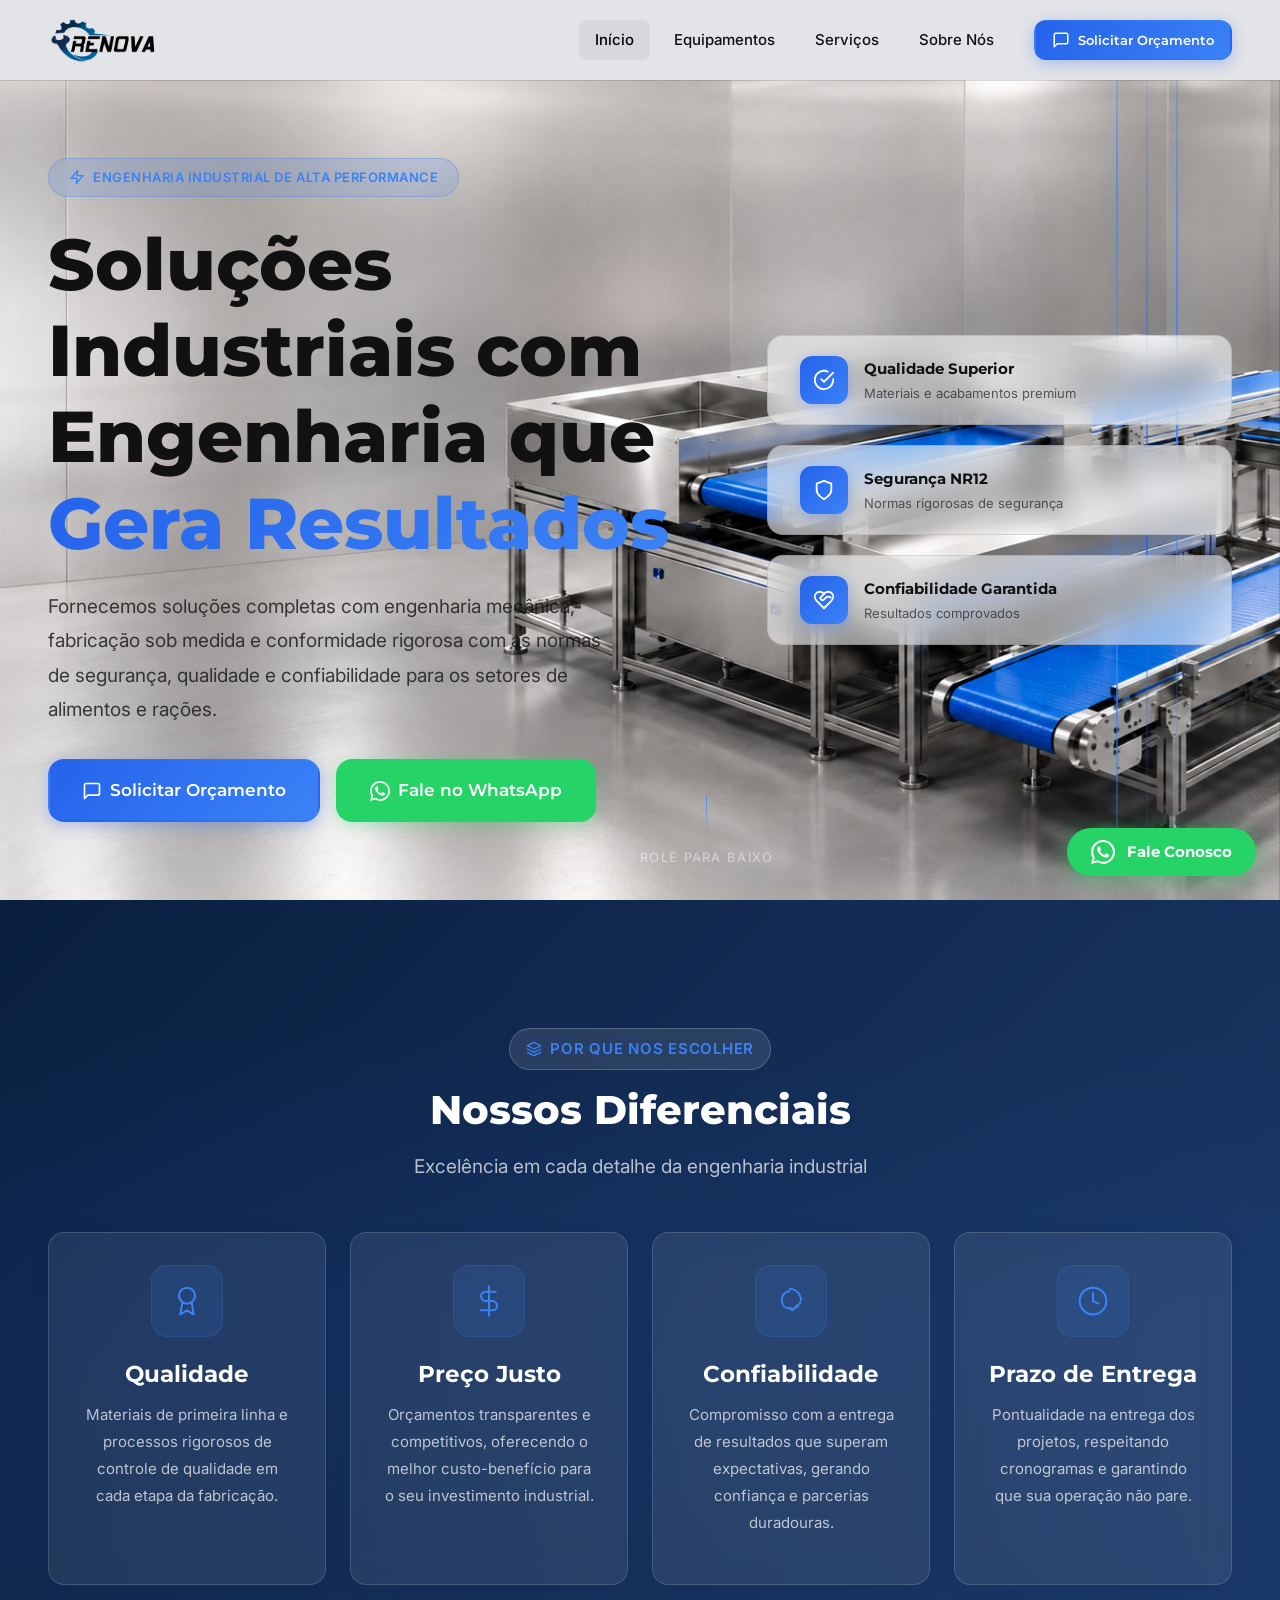
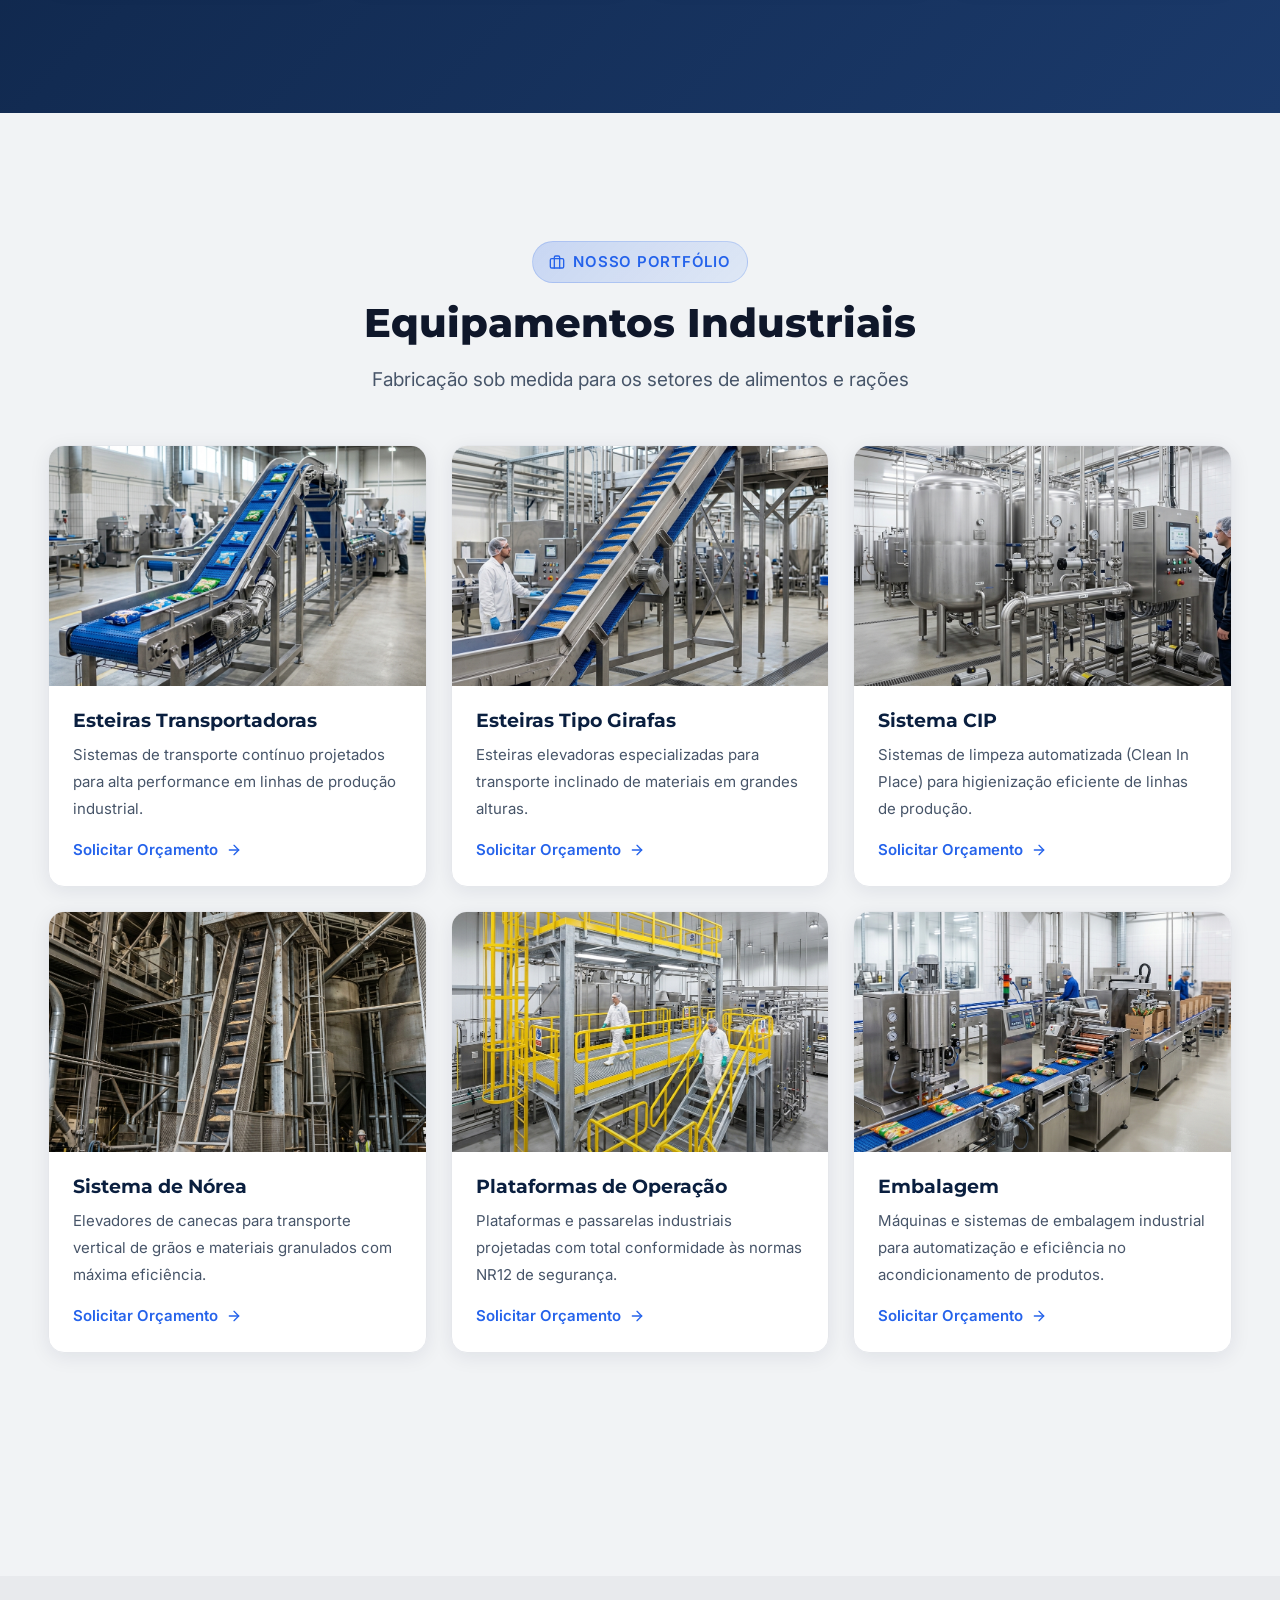
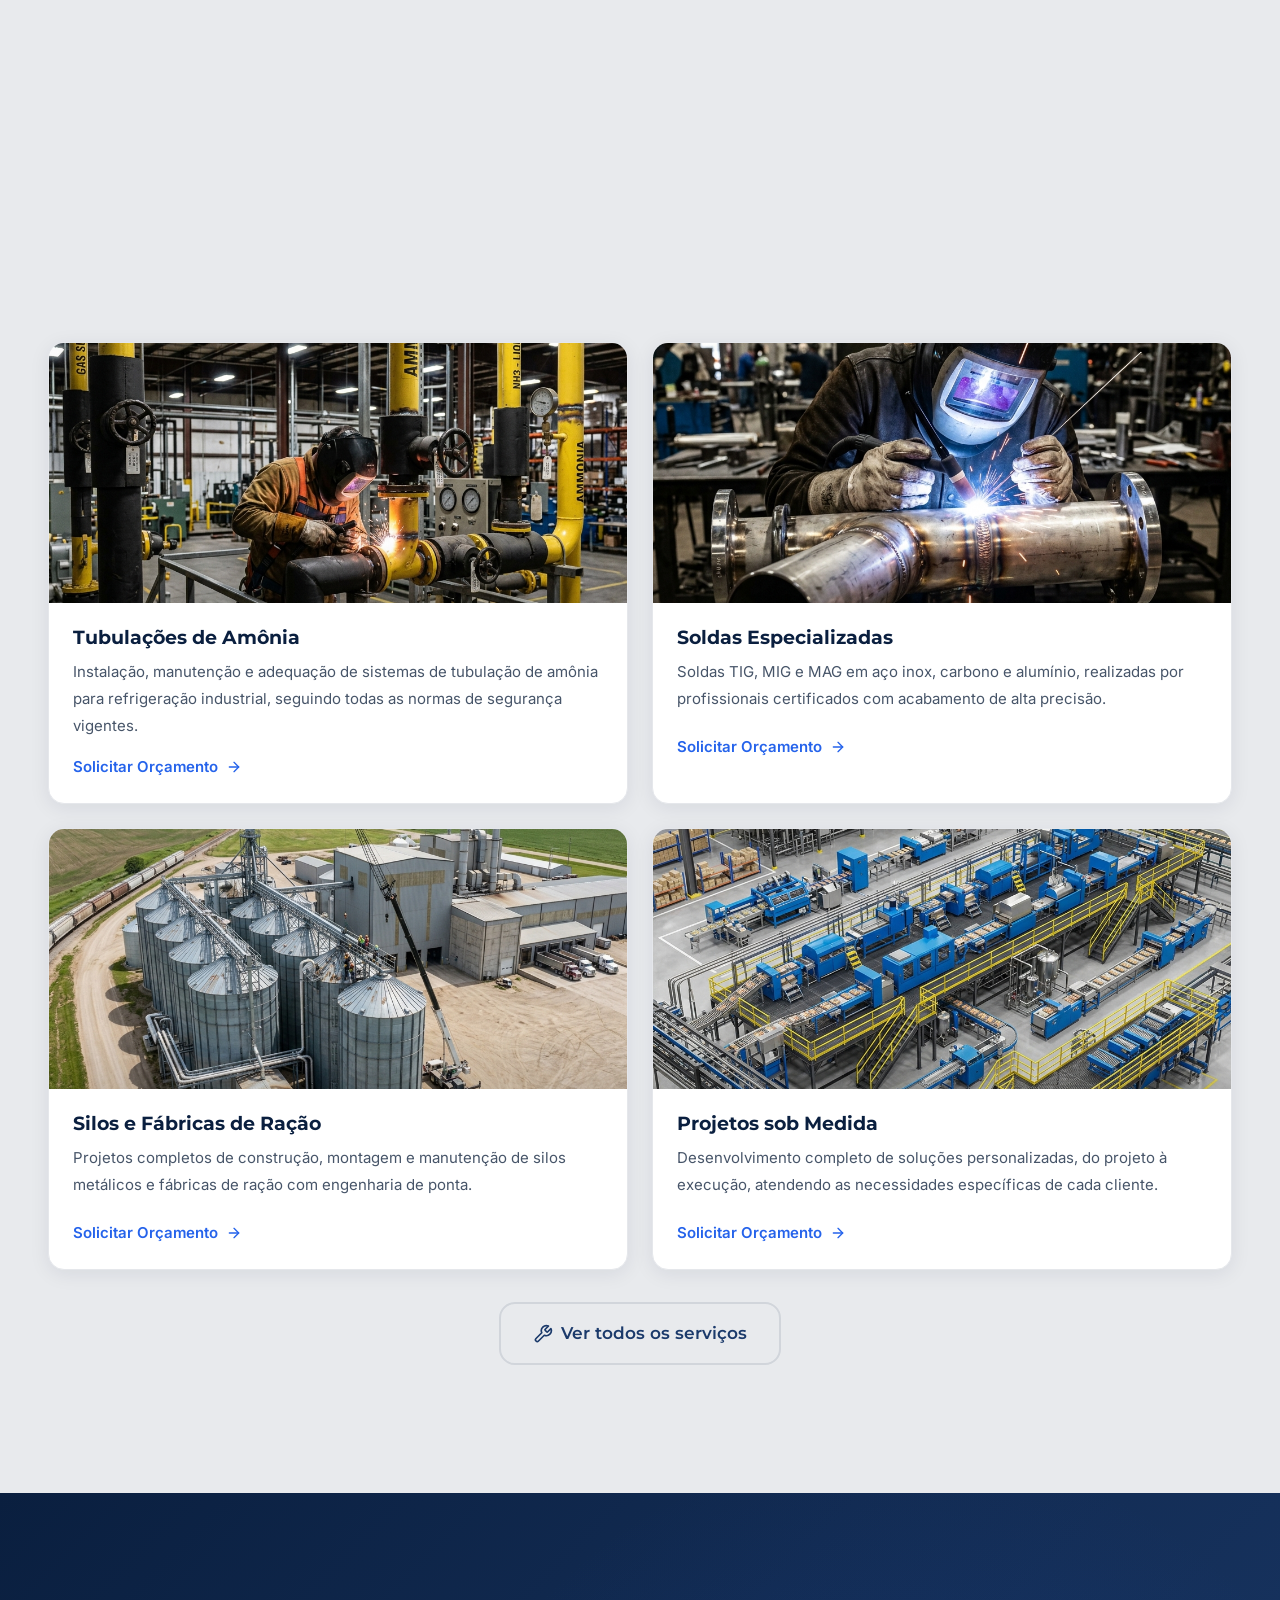
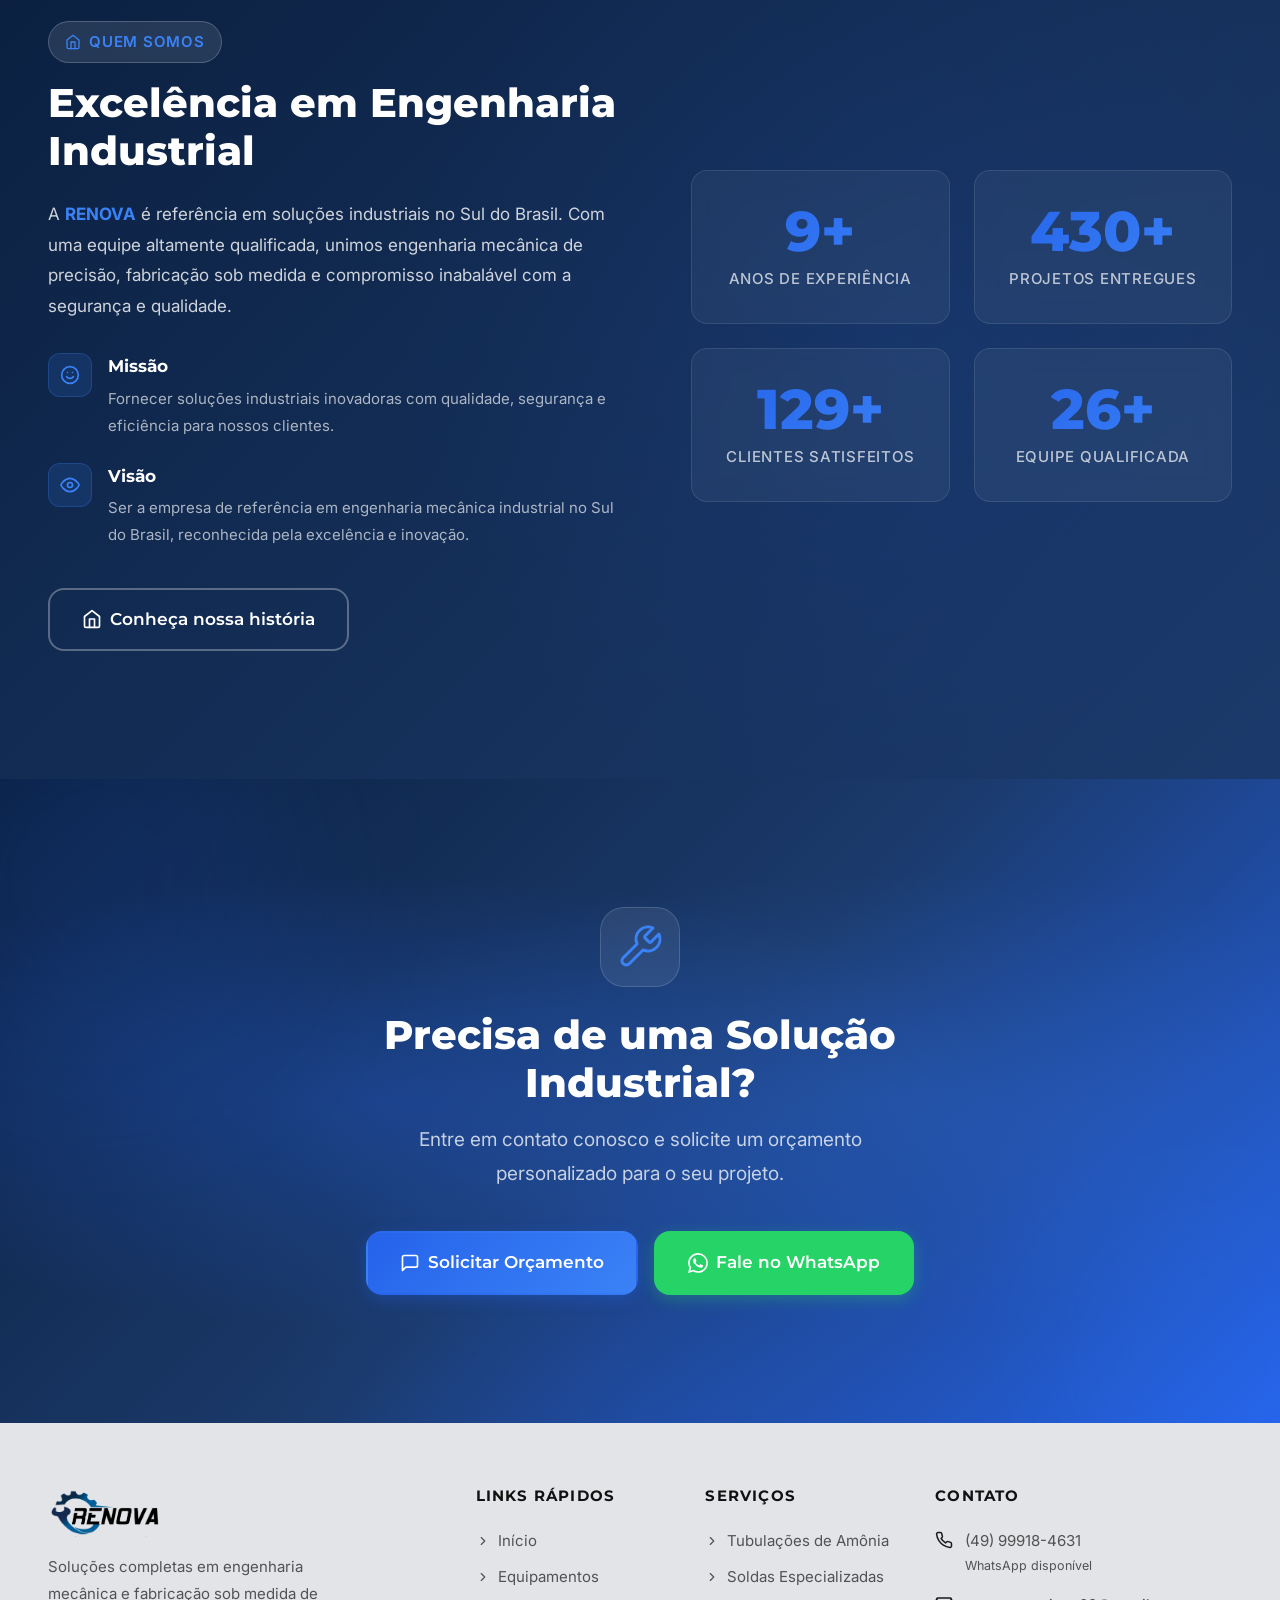
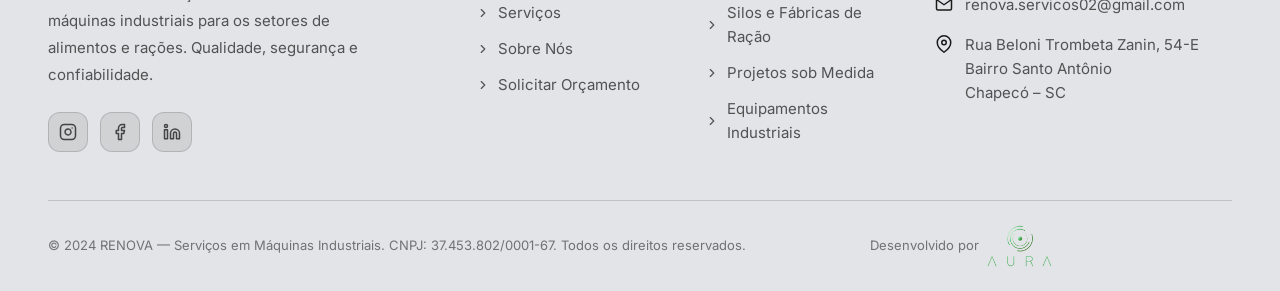
<file: index.html>
<!DOCTYPE html>
<html lang="pt-BR">
<head>
  <meta charset="UTF-8">
  <meta name="viewport" content="width=device-width, initial-scale=1.0">
  <title>RENOVA — Serviços em Máquinas Industriais | Chapecó – SC</title>
  <meta name="description" content="Fornecemos soluções completas com engenharia mecânica, fabricação sob medida e conformidade com normas de segurança para os setores de alimentos e rações. Chapecó – SC.">
  <meta name="keywords" content="máquinas industriais, engenharia mecânica, fabricação sob medida, esteiras transportadoras, NR12, equipamentos industriais, Chapecó SC">
  <meta name="author" content="RENOVA — Serviços em Máquinas Industriais">
  <meta name="robots" content="index, follow">
  <link rel="canonical" href="https://renovamaquinasindustriais.com.br/">

  <!-- Open Graph -->
  <meta property="og:type" content="website">
  <meta property="og:url" content="https://renovamaquinasindustriais.com.br/">
  <meta property="og:title" content="RENOVA — Serviços Industriais com Engenharia que Gera Resultados">
  <meta property="og:description" content="Fornecemos soluções completas com engenharia mecânica, fabricação sob medida e conformidade com normas de segurança para os setores de alimentos e rações.">
  <meta property="og:image" content="https://renovamaquinasindustriais.com.br/assets/images/og-image.jpg">
  <meta property="og:locale" content="pt_BR">
  <meta property="og:site_name" content="RENOVA — Serviços em Máquinas Industriais">

  <!-- Twitter Card -->
  <meta name="twitter:card" content="summary_large_image">
  <meta name="twitter:title" content="RENOVA — Serviços Industriais com Engenharia que Gera Resultados">
  <meta name="twitter:description" content="Fornecemos soluções completas com engenharia mecânica, fabricação sob medida e conformidade com normas de segurança para os setores de alimentos e rações.">
  <meta name="twitter:image" content="https://renovamaquinasindustriais.com.br/assets/images/og-image.jpg">

  <!-- Fonts -->
  <link rel="preconnect" href="https://fonts.googleapis.com">
  <link rel="preconnect" href="https://fonts.gstatic.com" crossorigin>
  <link href="https://fonts.googleapis.com/css2?family=Inter:wght@400;500;600;700&family=Montserrat:wght@600;700;800&display=swap" rel="stylesheet">

  <!-- Preload hero image -->
  <link rel="preload" as="image" href="assets/images/hero-bg.png">

  <!-- CSS -->
  <link rel="stylesheet" href="css/variables.css">
  <link rel="stylesheet" href="css/reset.css">
  <link rel="stylesheet" href="css/main.css">
  <link rel="stylesheet" href="css/home.css">
  <link rel="stylesheet" href="css/responsive.css">

  <!-- JSON-LD Schema -->
  <script type="application/ld+json">
  {
    "@context": "https://schema.org",
    "@type": "Organization",
    "name": "RENOVA — Serviços em Máquinas Industriais",
    "url": "https://renovamaquinasindustriais.com.br",
    "logo": "https://renovamaquinasindustriais.com.br/assets/images/logo.png",
    "description": "Soluções completas em engenharia mecânica e fabricação sob medida de máquinas industriais para os setores de alimentos e rações.",
    "address": {
      "@type": "PostalAddress",
      "streetAddress": "Rua Beloni Trombeta Zanin, 54-E",
      "addressLocality": "Chapecó",
      "addressRegion": "SC",
      "addressCountry": "BR"
    },
    "contactPoint": {
      "@type": "ContactPoint",
      "telephone": "+55-49-99918-4631",
      "contactType": "customer service",
      "availableLanguage": "Portuguese"
    },
    "sameAs": [
      "https://instagram.com/renova",
      "https://facebook.com/renova"
    ]
  }
  </script>
  <script type="application/ld+json">
  {
    "@context": "https://schema.org",
    "@type": "LocalBusiness",
    "name": "RENOVA — Serviços em Máquinas Industriais",
    "image": "https://renovamaquinasindustriais.com.br/assets/images/logo.png",
    "address": {
      "@type": "PostalAddress",
      "streetAddress": "Rua Beloni Trombeta Zanin, 54-E, Bairro Santo Antônio",
      "addressLocality": "Chapecó",
      "addressRegion": "SC",
      "postalCode": "89800-000",
      "addressCountry": "BR"
    },
    "telephone": "+55-49-99918-4631",
    "email": "renova.servicos02@gmail.com",
    "openingHoursSpecification": [{
      "@type": "OpeningHoursSpecification",
      "dayOfWeek": ["Monday","Tuesday","Wednesday","Thursday","Friday"],
      "opens": "07:30",
      "closes": "17:30"
    }]
  }
  </script>
</head>
<body>
  <!-- Skip Link -->
  <a href="#main" class="sr-only" style="position:absolute;top:-100px;left:0;background:var(--color-accent);color:#fff;padding:8px 16px;z-index:9999;transition:top .3s;" onfocus="this.style.top='0'" onblur="this.style.top='-100px'">Ir para o conteúdo principal</a>

  <!-- ======== HEADER ======== -->
  <header class="header" role="banner">
    <div class="container header__inner">
      <a href="index.html" class="header__logo" aria-label="RENOVA — Página Inicial">
        <img src="assets/images/logo.png" alt="RENOVA — Serviços em Máquinas Industriais" width="160" height="48">
      </a>

      <nav class="header__nav" role="navigation" aria-label="Menu principal">
        <a href="index.html" class="header__link active">Início</a>
        <a href="equipamentos.html" class="header__link">Equipamentos</a>
        <a href="servicos.html" class="header__link">Serviços</a>
        <a href="sobre.html" class="header__link">Sobre Nós</a>
        <div class="header__cta">
          <a href="contato.html" class="btn btn--primary btn--sm">
            <svg width="18" height="18" viewBox="0 0 24 24" fill="none" stroke="currentColor" stroke-width="2" stroke-linecap="round" stroke-linejoin="round"><path d="M21 15a2 2 0 0 1-2 2H7l-4 4V5a2 2 0 0 1 2-2h14a2 2 0 0 1 2 2z"></path></svg>
            Solicitar Orçamento
          </a>
        </div>
      </nav>

      <button class="header__menu-btn" aria-label="Abrir menu de navegação" aria-expanded="false">
        <span></span>
        <span></span>
        <span></span>
      </button>
    </div>
  </header>

  <!-- ======== MAIN ======== -->
  <main id="main" role="main">

    <!-- ===== HERO SECTION ===== -->
    <section class="hero" aria-labelledby="hero-title">
      <div class="hero__bg" data-parallax="0.3">
        <img src="assets/images/hero-bg.png" alt="" aria-hidden="true" width="1920" height="1080">
      </div>
      <div class="hero__overlay"></div>

      <!-- Neon vertical lines -->
      <div class="hero__neon-lines" aria-hidden="true">
        <span class="hero__neon-line hero__neon-line--1"></span>
        <span class="hero__neon-line hero__neon-line--2"></span>
        <span class="hero__neon-line hero__neon-line--3"></span>
      </div>

      <div class="container hero__inner">
        <div class="hero__content">
          <div class="hero__badge fade-in">
            <svg width="16" height="16" viewBox="0 0 24 24" fill="none" stroke="currentColor" stroke-width="2" stroke-linecap="round" stroke-linejoin="round"><polygon points="13 2 3 14 12 14 11 22 21 10 12 10 13 2"></polygon></svg>
            Engenharia Industrial de Alta Performance
          </div>
          <h1 id="hero-title" class="hero__title fade-in delay-1">
            Soluções Industriais com Engenharia que <span class="hero__highlight">Gera Resultados</span>
          </h1>
          <p class="hero__subtitle fade-in delay-2">
            Fornecemos soluções completas com engenharia mecânica, fabricação sob medida e conformidade rigorosa com as normas de segurança, qualidade e confiabilidade para os setores de alimentos e rações.
          </p>
          <div class="hero__actions fade-in delay-3">
            <a href="contato.html" class="btn btn--primary btn--lg">
              <svg width="20" height="20" viewBox="0 0 24 24" fill="none" stroke="currentColor" stroke-width="2" stroke-linecap="round" stroke-linejoin="round"><path d="M21 15a2 2 0 0 1-2 2H7l-4 4V5a2 2 0 0 1 2-2h14a2 2 0 0 1 2 2z"></path></svg>
              Solicitar Orçamento
            </a>
            <a href="https://wa.me/5549999184631?text=Ol%C3%A1%2C%20vim%20pelo%20site%20e%20gostaria%20de%20saber%20mais!" target="_blank" rel="noopener noreferrer" class="btn btn--whatsapp btn--lg">
              <svg width="20" height="20" viewBox="0 0 24 24" fill="currentColor"><path d="M17.472 14.382c-.297-.149-1.758-.867-2.03-.967-.273-.099-.471-.148-.67.15-.197.297-.767.966-.94 1.164-.173.199-.347.223-.644.075-.297-.15-1.255-.463-2.39-1.475-.883-.788-1.48-1.761-1.653-2.059-.173-.297-.018-.458.13-.606.134-.133.298-.347.446-.52.149-.174.198-.298.298-.497.099-.198.05-.371-.025-.52-.075-.149-.669-1.612-.916-2.207-.242-.579-.487-.5-.669-.51-.173-.008-.371-.01-.57-.01-.198 0-.52.074-.792.372-.272.297-1.04 1.016-1.04 2.479 0 1.462 1.065 2.875 1.213 3.074.149.198 2.096 3.2 5.077 4.487.709.306 1.262.489 1.694.625.712.227 1.36.195 1.871.118.571-.085 1.758-.719 2.006-1.413.248-.694.248-1.289.173-1.413-.074-.124-.272-.198-.57-.347m-5.421 7.403h-.004a9.87 9.87 0 01-5.031-1.378l-.361-.214-3.741.982.998-3.648-.235-.374a9.86 9.86 0 01-1.51-5.26c.001-5.45 4.436-9.884 9.888-9.884 2.64 0 5.122 1.03 6.988 2.898a9.825 9.825 0 012.893 6.994c-.003 5.45-4.437 9.884-9.885 9.884m8.413-18.297A11.815 11.815 0 0012.05 0C5.495 0 .16 5.335.157 11.892c0 2.096.547 4.142 1.588 5.945L.057 24l6.305-1.654a11.882 11.882 0 005.683 1.448h.005c6.554 0 11.89-5.335 11.893-11.893a11.821 11.821 0 00-3.48-8.413z"/></svg>
              Fale no WhatsApp
            </a>
          </div>
        </div>

        <!-- Floating badges -->
        <div class="hero__badges fade-in-right delay-4">
          <div class="hero__badge-card hero__badge-card--1 scale-in delay-3">
            <div class="hero__badge-icon">
              <svg width="24" height="24" viewBox="0 0 24 24" fill="none" stroke="currentColor" stroke-width="2" stroke-linecap="round" stroke-linejoin="round"><path d="M22 11.08V12a10 10 0 1 1-5.93-9.14"></path><polyline points="22 4 12 14.01 9 11.01"></polyline></svg>
            </div>
            <div class="hero__badge-text">
              <strong>Qualidade Superior</strong>
              <span>Materiais e acabamentos premium</span>
            </div>
          </div>
          <div class="hero__badge-card hero__badge-card--2 scale-in delay-4">
            <div class="hero__badge-icon">
              <svg width="24" height="24" viewBox="0 0 24 24" fill="none" stroke="currentColor" stroke-width="2" stroke-linecap="round" stroke-linejoin="round"><path d="M12 22s8-4 8-10V5l-8-3-8 3v7c0 6 8 10 8 10z"></path></svg>
            </div>
            <div class="hero__badge-text">
              <strong>Segurança NR12</strong>
              <span>Normas rigorosas de segurança</span>
            </div>
          </div>
          <div class="hero__badge-card hero__badge-card--3 scale-in delay-5">
            <div class="hero__badge-icon">
              <svg width="24" height="24" viewBox="0 0 24 24" fill="none" stroke="currentColor" stroke-width="2" stroke-linecap="round" stroke-linejoin="round"><path d="M20.42 4.58a5.4 5.4 0 0 0-7.65 0l-.77.78-.77-.78a5.4 5.4 0 0 0-7.65 0C1.46 6.7 1.33 10.28 4 13l8 8 8-8c2.67-2.72 2.54-6.3.42-8.42z"></path><path d="M12 5.36 8.87 8.5a2.13 2.13 0 0 0 0 3h0a2.13 2.13 0 0 0 3 0l2.26-2.21a3.58 3.58 0 0 1 5.08 0"></path></svg>
            </div>
            <div class="hero__badge-text">
              <strong>Confiabilidade Garantida</strong>
              <span>Resultados comprovados</span>
            </div>
          </div>
        </div>
      </div>

      <!-- Scroll indicator -->
      <div class="hero__scroll fade-in delay-5" aria-hidden="true">
        <div class="hero__scroll-line"></div>
        <span>Role para baixo</span>
      </div>
    </section>


    <!-- ===== DIFERENCIAIS SECTION ===== -->
    <section class="section section--dark section--lg diferenciais" aria-labelledby="diferenciais-title">
      <div class="container">
        <div class="section__header fade-in">
          <span class="section__badge">
            <svg width="16" height="16" viewBox="0 0 24 24" fill="none" stroke="currentColor" stroke-width="2" stroke-linecap="round" stroke-linejoin="round"><path d="M12 2L2 7l10 5 10-5-10-5z"></path><path d="M2 17l10 5 10-5"></path><path d="M2 12l10 5 10-5"></path></svg>
            Por que nos escolher
          </span>
          <h2 id="diferenciais-title" class="section__title">Nossos Diferenciais</h2>
          <p class="section__subtitle">Excelência em cada detalhe da engenharia industrial</p>
        </div>

        <div class="grid grid--4 diferenciais__grid">
          <!-- Card 1: Qualidade -->
          <div class="card card--glass diferenciais__card fade-in delay-1">
            <div class="diferenciais__icon">
              <svg width="32" height="32" viewBox="0 0 24 24" fill="none" stroke="currentColor" stroke-width="1.5" stroke-linecap="round" stroke-linejoin="round"><circle cx="12" cy="8" r="6"></circle><path d="M15.477 12.89 17 22l-5-3-5 3 1.523-9.11"></path></svg>
            </div>
            <h3 class="card__title">Qualidade</h3>
            <p class="card__text">Materiais de primeira linha e processos rigorosos de controle de qualidade em cada etapa da fabricação.</p>
          </div>

          <!-- Card 2: Preço Justo -->
          <div class="card card--glass diferenciais__card fade-in delay-2">
            <div class="diferenciais__icon">
              <svg width="32" height="32" viewBox="0 0 24 24" fill="none" stroke="currentColor" stroke-width="1.5" stroke-linecap="round" stroke-linejoin="round"><line x1="12" y1="1" x2="12" y2="23"></line><path d="M17 5H9.5a3.5 3.5 0 0 0 0 7h5a3.5 3.5 0 0 1 0 7H6"></path></svg>
            </div>
            <h3 class="card__title">Preço Justo</h3>
            <p class="card__text">Orçamentos transparentes e competitivos, oferecendo o melhor custo-benefício para o seu investimento industrial.</p>
          </div>

          <!-- Card 3: Confiabilidade -->
          <div class="card card--glass diferenciais__card fade-in delay-3">
            <div class="diferenciais__icon">
              <svg width="32" height="32" viewBox="0 0 24 24" fill="none" stroke="currentColor" stroke-width="1.5" stroke-linecap="round" stroke-linejoin="round"><path d="m11 17 2 2 4-4"></path><path d="M11.2 3a10 10 0 0 1 1.6 0"></path><path d="M14.09 3.597a10 10 0 0 1 1.474.573"></path><path d="M16.646 5.072a10 10 0 0 1 1.182 1.1"></path><path d="M18.328 7.354a10 10 0 0 1 .573 1.474"></path><path d="M19.403 9.8a10 10 0 0 1 0 1.6"></path><path d="M18.928 12.91a10 10 0 0 1-.573 1.474"></path><path d="M17.354 15.446a10 10 0 0 1-1.1 1.182"></path><path d="M15.09 17.128a10 10 0 0 1-1.474.573"></path><path d="M12.4 17.803a10 10 0 0 1-1.6 0"></path><path d="M9.51 17.403a10 10 0 0 1-1.474-.573"></path><path d="M7.154 16.354a10 10 0 0 1-1.182-1.1"></path><path d="M5.672 14.09a10 10 0 0 1-.573-1.474"></path><path d="M5.197 11.4a10 10 0 0 1 0-1.6"></path><path d="M5.672 8.51a10 10 0 0 1 .573-1.474"></path><path d="M7.054 6.646a10 10 0 0 1 1.1-1.182"></path><path d="M9.31 5.072a10 10 0 0 1 1.474-.573"></path></svg>
            </div>
            <h3 class="card__title">Confiabilidade</h3>
            <p class="card__text">Compromisso com a entrega de resultados que superam expectativas, gerando confiança e parcerias duradouras.</p>
          </div>

          <!-- Card 4: Prazo de Entrega -->
          <div class="card card--glass diferenciais__card fade-in delay-4">
            <div class="diferenciais__icon">
              <svg width="32" height="32" viewBox="0 0 24 24" fill="none" stroke="currentColor" stroke-width="1.5" stroke-linecap="round" stroke-linejoin="round"><circle cx="12" cy="12" r="10"></circle><polyline points="12 6 12 12 16 14"></polyline></svg>
            </div>
            <h3 class="card__title">Prazo de Entrega</h3>
            <p class="card__text">Pontualidade na entrega dos projetos, respeitando cronogramas e garantindo que sua operação não pare.</p>
          </div>
        </div>
      </div>
    </section>


    <!-- ===== EQUIPAMENTOS SECTION ===== -->
    <section class="section section--lg equipamentos" aria-labelledby="equipamentos-title">
      <div class="container">
        <div class="section__header fade-in">
          <span class="section__badge">
            <svg width="16" height="16" viewBox="0 0 24 24" fill="none" stroke="currentColor" stroke-width="2" stroke-linecap="round" stroke-linejoin="round"><rect x="2" y="7" width="20" height="14" rx="2" ry="2"></rect><path d="M16 21V5a2 2 0 0 0-2-2h-4a2 2 0 0 0-2 2v16"></path></svg>
            Nosso Portfólio
          </span>
          <h2 id="equipamentos-title" class="section__title">Equipamentos Industriais</h2>
          <p class="section__subtitle">Fabricação sob medida para os setores de alimentos e rações</p>
        </div>

        <div class="grid grid--3 equipamentos__grid">
          <!-- Esteiras Transportadoras -->
          <article class="card equipamentos__card fade-in delay-1">
            <div class="card__image-wrapper">
              <img src="assets/images/equipamentos/esteiras.png" alt="Esteiras Transportadoras industriais fabricadas sob medida pela RENOVA" class="card__image" loading="lazy" width="400" height="280">
            </div>
            <div class="card__body">
              <h3 class="card__title">Esteiras Transportadoras</h3>
              <p class="card__text">Sistemas de transporte contínuo projetados para alta performance em linhas de produção industrial.</p>
              <a href="contato.html" class="card__link" aria-label="Solicitar orçamento de Esteiras Transportadoras">
                Solicitar Orçamento
                <svg width="16" height="16" viewBox="0 0 24 24" fill="none" stroke="currentColor" stroke-width="2" stroke-linecap="round" stroke-linejoin="round"><line x1="5" y1="12" x2="19" y2="12"></line><polyline points="12 5 19 12 12 19"></polyline></svg>
              </a>
            </div>
          </article>

          <!-- Esteiras Tipo Girafas -->
          <article class="card equipamentos__card fade-in delay-2">
            <div class="card__image-wrapper">
              <img src="assets/images/equipamentos/girafas.png" alt="Esteiras Tipo Girafas para transporte inclinado industrial" class="card__image" loading="lazy" width="400" height="280">
            </div>
            <div class="card__body">
              <h3 class="card__title">Esteiras Tipo Girafas</h3>
              <p class="card__text">Esteiras elevadoras especializadas para transporte inclinado de materiais em grandes alturas.</p>
              <a href="contato.html" class="card__link" aria-label="Solicitar orçamento de Esteiras Tipo Girafas">
                Solicitar Orçamento
                <svg width="16" height="16" viewBox="0 0 24 24" fill="none" stroke="currentColor" stroke-width="2" stroke-linecap="round" stroke-linejoin="round"><line x1="5" y1="12" x2="19" y2="12"></line><polyline points="12 5 19 12 12 19"></polyline></svg>
              </a>
            </div>
          </article>

          <!-- Sistema CIP -->
          <article class="card equipamentos__card fade-in delay-3">
            <div class="card__image-wrapper">
              <img src="assets/images/equipamentos/cip.png" alt="Sistema CIP — limpeza automatizada in place para indústria alimentícia" class="card__image" loading="lazy" width="400" height="280">
            </div>
            <div class="card__body">
              <h3 class="card__title">Sistema CIP</h3>
              <p class="card__text">Sistemas de limpeza automatizada (Clean In Place) para higienização eficiente de linhas de produção.</p>
              <a href="contato.html" class="card__link" aria-label="Solicitar orçamento de Sistema CIP">
                Solicitar Orçamento
                <svg width="16" height="16" viewBox="0 0 24 24" fill="none" stroke="currentColor" stroke-width="2" stroke-linecap="round" stroke-linejoin="round"><line x1="5" y1="12" x2="19" y2="12"></line><polyline points="12 5 19 12 12 19"></polyline></svg>
              </a>
            </div>
          </article>

          <!-- Sistema de Nórea -->
          <article class="card equipamentos__card fade-in delay-4">
            <div class="card__image-wrapper">
              <img src="assets/images/equipamentos/norea.png" alt="Sistema de Nórea — elevador de canecas para transporte vertical" class="card__image" loading="lazy" width="400" height="280">
            </div>
            <div class="card__body">
              <h3 class="card__title">Sistema de Nórea</h3>
              <p class="card__text">Elevadores de canecas para transporte vertical de grãos e materiais granulados com máxima eficiência.</p>
              <a href="contato.html" class="card__link" aria-label="Solicitar orçamento de Sistema de Nórea">
                Solicitar Orçamento
                <svg width="16" height="16" viewBox="0 0 24 24" fill="none" stroke="currentColor" stroke-width="2" stroke-linecap="round" stroke-linejoin="round"><line x1="5" y1="12" x2="19" y2="12"></line><polyline points="12 5 19 12 12 19"></polyline></svg>
              </a>
            </div>
          </article>

          <!-- Plataformas de Operação -->
          <article class="card equipamentos__card fade-in delay-5">
            <div class="card__image-wrapper">
              <img src="assets/images/equipamentos/plataformas.png" alt="Plataformas de Operação industriais com segurança NR12" class="card__image" loading="lazy" width="400" height="280">
            </div>
            <div class="card__body">
              <h3 class="card__title">Plataformas de Operação</h3>
              <p class="card__text">Plataformas e passarelas industriais projetadas com total conformidade às normas NR12 de segurança.</p>
              <a href="contato.html" class="card__link" aria-label="Solicitar orçamento de Plataformas de Operação">
                Solicitar Orçamento
                <svg width="16" height="16" viewBox="0 0 24 24" fill="none" stroke="currentColor" stroke-width="2" stroke-linecap="round" stroke-linejoin="round"><line x1="5" y1="12" x2="19" y2="12"></line><polyline points="12 5 19 12 12 19"></polyline></svg>
              </a>
            </div>
          </article>

          <!-- Embalagem -->
          <article class="card equipamentos__card fade-in delay-6">
            <div class="card__image-wrapper">
              <img src="assets/images/equipamentos/embalagem.png" alt="Equipamentos de Embalagem industrial automatizada" class="card__image" loading="lazy" width="400" height="280">
            </div>
            <div class="card__body">
              <h3 class="card__title">Embalagem</h3>
              <p class="card__text">Máquinas e sistemas de embalagem industrial para automatização e eficiência no acondicionamento de produtos.</p>
              <a href="contato.html" class="card__link" aria-label="Solicitar orçamento de Embalagem">
                Solicitar Orçamento
                <svg width="16" height="16" viewBox="0 0 24 24" fill="none" stroke="currentColor" stroke-width="2" stroke-linecap="round" stroke-linejoin="round"><line x1="5" y1="12" x2="19" y2="12"></line><polyline points="12 5 19 12 12 19"></polyline></svg>
              </a>
            </div>
          </article>
        </div>

        <div class="text-center mt-8 fade-in">
          <a href="equipamentos.html" class="btn btn--outline-dark btn--lg">
            <svg width="20" height="20" viewBox="0 0 24 24" fill="none" stroke="currentColor" stroke-width="2" stroke-linecap="round" stroke-linejoin="round"><rect x="2" y="7" width="20" height="14" rx="2" ry="2"></rect><path d="M16 21V5a2 2 0 0 0-2-2h-4a2 2 0 0 0-2 2v16"></path></svg>
            Ver todos os equipamentos
          </a>
        </div>
      </div>
    </section>


    <!-- ===== SERVIÇOS SECTION ===== -->
    <section class="section section--alt section--lg servicos" aria-labelledby="servicos-title">
      <div class="container">
        <div class="section__header fade-in">
          <span class="section__badge">
            <svg width="16" height="16" viewBox="0 0 24 24" fill="none" stroke="currentColor" stroke-width="2" stroke-linecap="round" stroke-linejoin="round"><path d="M14.7 6.3a1 1 0 0 0 0 1.4l1.6 1.6a1 1 0 0 0 1.4 0l3.77-3.77a6 6 0 0 1-7.94 7.94l-6.91 6.91a2.12 2.12 0 0 1-3-3l6.91-6.91a6 6 0 0 1 7.94-7.94l-3.76 3.76z"></path></svg>
            O que fazemos
          </span>
          <h2 id="servicos-title" class="section__title">Serviços Especializados</h2>
          <p class="section__subtitle">Soluções completas para a indústria com expertise técnica e mão de obra qualificada</p>
        </div>

        <div class="grid grid--2 servicos__grid">
          <!-- Tubulações de Amônia -->
          <article class="card servicos__card fade-in delay-1">
            <div class="card__image-wrapper">
              <img src="assets/images/servicos/amonia.png" alt="Instalação e manutenção de tubulações de amônia para refrigeração industrial" class="card__image" loading="lazy" width="600" height="340">
            </div>
            <div class="card__body">
              <h3 class="card__title">Tubulações de Amônia</h3>
              <p class="card__text">Instalação, manutenção e adequação de sistemas de tubulação de amônia para refrigeração industrial, seguindo todas as normas de segurança vigentes.</p>
              <a href="contato.html" class="card__link" aria-label="Solicitar orçamento de Tubulações de Amônia">
                Solicitar Orçamento
                <svg width="16" height="16" viewBox="0 0 24 24" fill="none" stroke="currentColor" stroke-width="2" stroke-linecap="round" stroke-linejoin="round"><line x1="5" y1="12" x2="19" y2="12"></line><polyline points="12 5 19 12 12 19"></polyline></svg>
              </a>
            </div>
          </article>

          <!-- Soldas Especializadas -->
          <article class="card servicos__card fade-in delay-2">
            <div class="card__image-wrapper">
              <img src="assets/images/servicos/soldas.png" alt="Serviços de soldas especializadas TIG, MIG e MAG para indústria" class="card__image" loading="lazy" width="600" height="340">
            </div>
            <div class="card__body">
              <h3 class="card__title">Soldas Especializadas</h3>
              <p class="card__text">Soldas TIG, MIG e MAG em aço inox, carbono e alumínio, realizadas por profissionais certificados com acabamento de alta precisão.</p>
              <a href="contato.html" class="card__link" aria-label="Solicitar orçamento de Soldas Especializadas">
                Solicitar Orçamento
                <svg width="16" height="16" viewBox="0 0 24 24" fill="none" stroke="currentColor" stroke-width="2" stroke-linecap="round" stroke-linejoin="round"><line x1="5" y1="12" x2="19" y2="12"></line><polyline points="12 5 19 12 12 19"></polyline></svg>
              </a>
            </div>
          </article>

          <!-- Silos e Fábricas de Ração -->
          <article class="card servicos__card fade-in delay-3">
            <div class="card__image-wrapper">
              <img src="assets/images/servicos/silos.png" alt="Construção e montagem de silos e fábricas de ração industrial" class="card__image" loading="lazy" width="600" height="340">
            </div>
            <div class="card__body">
              <h3 class="card__title">Silos e Fábricas de Ração</h3>
              <p class="card__text">Projetos completos de construção, montagem e manutenção de silos metálicos e fábricas de ração com engenharia de ponta.</p>
              <a href="contato.html" class="card__link" aria-label="Solicitar orçamento de Silos e Fábricas de Ração">
                Solicitar Orçamento
                <svg width="16" height="16" viewBox="0 0 24 24" fill="none" stroke="currentColor" stroke-width="2" stroke-linecap="round" stroke-linejoin="round"><line x1="5" y1="12" x2="19" y2="12"></line><polyline points="12 5 19 12 12 19"></polyline></svg>
              </a>
            </div>
          </article>

          <!-- Projetos sob Medida -->
          <article class="card servicos__card fade-in delay-4">
            <div class="card__image-wrapper">
              <img src="assets/images/servicos/projetos.png" alt="Desenvolvimento de projetos industriais sob medida e personalizados" class="card__image" loading="lazy" width="600" height="340">
            </div>
            <div class="card__body">
              <h3 class="card__title">Projetos sob Medida</h3>
              <p class="card__text">Desenvolvimento completo de soluções personalizadas, do projeto à execução, atendendo as necessidades específicas de cada cliente.</p>
              <a href="contato.html" class="card__link" aria-label="Solicitar orçamento de Projetos sob Medida">
                Solicitar Orçamento
                <svg width="16" height="16" viewBox="0 0 24 24" fill="none" stroke="currentColor" stroke-width="2" stroke-linecap="round" stroke-linejoin="round"><line x1="5" y1="12" x2="19" y2="12"></line><polyline points="12 5 19 12 12 19"></polyline></svg>
              </a>
            </div>
          </article>
        </div>

        <div class="text-center mt-8 fade-in">
          <a href="servicos.html" class="btn btn--outline-dark btn--lg">
            <svg width="20" height="20" viewBox="0 0 24 24" fill="none" stroke="currentColor" stroke-width="2" stroke-linecap="round" stroke-linejoin="round"><path d="M14.7 6.3a1 1 0 0 0 0 1.4l1.6 1.6a1 1 0 0 0 1.4 0l3.77-3.77a6 6 0 0 1-7.94 7.94l-6.91 6.91a2.12 2.12 0 0 1-3-3l6.91-6.91a6 6 0 0 1 7.94-7.94l-3.76 3.76z"></path></svg>
            Ver todos os serviços
          </a>
        </div>
      </div>
    </section>


    <!-- ===== SOBRE NÓS SECTION ===== -->
    <section class="section section--dark section--lg sobre" aria-labelledby="sobre-title">
      <div class="container">
        <div class="sobre__inner">
          <!-- Left: Text content -->
          <div class="sobre__content fade-in-left">
            <span class="section__badge">
              <svg width="16" height="16" viewBox="0 0 24 24" fill="none" stroke="currentColor" stroke-width="2" stroke-linecap="round" stroke-linejoin="round"><path d="M3 9l9-7 9 7v11a2 2 0 0 1-2 2H5a2 2 0 0 1-2-2z"></path><polyline points="9 22 9 12 15 12 15 22"></polyline></svg>
              Quem somos
            </span>
            <h2 id="sobre-title" class="section__title text-left">Excelência em Engenharia Industrial</h2>
            <p class="sobre__text">
              A <strong>RENOVA</strong> é referência em soluções industriais no Sul do Brasil. Com uma equipe altamente qualificada, unimos engenharia mecânica de precisão, fabricação sob medida e compromisso inabalável com a segurança e qualidade.
            </p>
            <div class="sobre__values">
              <div class="sobre__value">
                <div class="sobre__value-icon">
                  <svg width="20" height="20" viewBox="0 0 24 24" fill="none" stroke="currentColor" stroke-width="2" stroke-linecap="round" stroke-linejoin="round"><circle cx="12" cy="12" r="10"></circle><path d="M8 14s1.5 2 4 2 4-2 4-2"></path><line x1="9" y1="9" x2="9.01" y2="9"></line><line x1="15" y1="9" x2="15.01" y2="9"></line></svg>
                </div>
                <div>
                  <strong>Missão</strong>
                  <p>Fornecer soluções industriais inovadoras com qualidade, segurança e eficiência para nossos clientes.</p>
                </div>
              </div>
              <div class="sobre__value">
                <div class="sobre__value-icon">
                  <svg width="20" height="20" viewBox="0 0 24 24" fill="none" stroke="currentColor" stroke-width="2" stroke-linecap="round" stroke-linejoin="round"><path d="M1 12s4-8 11-8 11 8 11 8-4 8-11 8-11-8-11-8z"></path><circle cx="12" cy="12" r="3"></circle></svg>
                </div>
                <div>
                  <strong>Visão</strong>
                  <p>Ser a empresa de referência em engenharia mecânica industrial no Sul do Brasil, reconhecida pela excelência e inovação.</p>
                </div>
              </div>
            </div>
            <a href="sobre.html" class="btn btn--outline btn--lg">
              <svg width="20" height="20" viewBox="0 0 24 24" fill="none" stroke="currentColor" stroke-width="2" stroke-linecap="round" stroke-linejoin="round"><path d="M3 9l9-7 9 7v11a2 2 0 0 1-2 2H5a2 2 0 0 1-2-2z"></path><polyline points="9 22 9 12 15 12 15 22"></polyline></svg>
              Conheça nossa história
            </a>
          </div>

          <!-- Right: Counters -->
          <div class="sobre__stats fade-in-right delay-2">
            <div class="sobre__stat scale-in delay-1">
              <div class="sobre__stat-number" data-counter="10" data-suffix="+">0</div>
              <div class="sobre__stat-label">Anos de Experiência</div>
            </div>
            <div class="sobre__stat scale-in delay-2">
              <div class="sobre__stat-number" data-counter="500" data-suffix="+">0</div>
              <div class="sobre__stat-label">Projetos Entregues</div>
            </div>
            <div class="sobre__stat scale-in delay-3">
              <div class="sobre__stat-number" data-counter="150" data-suffix="+">0</div>
              <div class="sobre__stat-label">Clientes Satisfeitos</div>
            </div>
            <div class="sobre__stat scale-in delay-4">
              <div class="sobre__stat-number" data-counter="30" data-suffix="+">0</div>
              <div class="sobre__stat-label">Equipe Qualificada</div>
            </div>
          </div>
        </div>
      </div>
    </section>


    <!-- ===== CTA SECTION ===== -->
    <section class="section section--lg cta-section" aria-labelledby="cta-title">
      <div class="cta-section__bg" aria-hidden="true"></div>
      <div class="container">
        <div class="cta-section__inner fade-in">
          <div class="cta-section__icon" aria-hidden="true">
            <svg width="48" height="48" viewBox="0 0 24 24" fill="none" stroke="currentColor" stroke-width="1.5" stroke-linecap="round" stroke-linejoin="round"><path d="M14.7 6.3a1 1 0 0 0 0 1.4l1.6 1.6a1 1 0 0 0 1.4 0l3.77-3.77a6 6 0 0 1-7.94 7.94l-6.91 6.91a2.12 2.12 0 0 1-3-3l6.91-6.91a6 6 0 0 1 7.94-7.94l-3.76 3.76z"></path></svg>
          </div>
          <h2 id="cta-title" class="cta-section__title">Precisa de uma Solução Industrial?</h2>
          <p class="cta-section__subtitle">Entre em contato conosco e solicite um orçamento personalizado para o seu projeto.</p>
          <div class="cta-section__actions">
            <a href="contato.html" class="btn btn--primary btn--lg">
              <svg width="20" height="20" viewBox="0 0 24 24" fill="none" stroke="currentColor" stroke-width="2" stroke-linecap="round" stroke-linejoin="round"><path d="M21 15a2 2 0 0 1-2 2H7l-4 4V5a2 2 0 0 1 2-2h14a2 2 0 0 1 2 2z"></path></svg>
              Solicitar Orçamento
            </a>
            <a href="https://wa.me/5549999184631?text=Ol%C3%A1%2C%20vim%20pelo%20site%20e%20gostaria%20de%20saber%20mais!" target="_blank" rel="noopener noreferrer" class="btn btn--whatsapp btn--lg">
              <svg width="20" height="20" viewBox="0 0 24 24" fill="currentColor"><path d="M17.472 14.382c-.297-.149-1.758-.867-2.03-.967-.273-.099-.471-.148-.67.15-.197.297-.767.966-.94 1.164-.173.199-.347.223-.644.075-.297-.15-1.255-.463-2.39-1.475-.883-.788-1.48-1.761-1.653-2.059-.173-.297-.018-.458.13-.606.134-.133.298-.347.446-.52.149-.174.198-.298.298-.497.099-.198.05-.371-.025-.52-.075-.149-.669-1.612-.916-2.207-.242-.579-.487-.5-.669-.51-.173-.008-.371-.01-.57-.01-.198 0-.52.074-.792.372-.272.297-1.04 1.016-1.04 2.479 0 1.462 1.065 2.875 1.213 3.074.149.198 2.096 3.2 5.077 4.487.709.306 1.262.489 1.694.625.712.227 1.36.195 1.871.118.571-.085 1.758-.719 2.006-1.413.248-.694.248-1.289.173-1.413-.074-.124-.272-.198-.57-.347m-5.421 7.403h-.004a9.87 9.87 0 01-5.031-1.378l-.361-.214-3.741.982.998-3.648-.235-.374a9.86 9.86 0 01-1.51-5.26c.001-5.45 4.436-9.884 9.888-9.884 2.64 0 5.122 1.03 6.988 2.898a9.825 9.825 0 012.893 6.994c-.003 5.45-4.437 9.884-9.885 9.884m8.413-18.297A11.815 11.815 0 0012.05 0C5.495 0 .16 5.335.157 11.892c0 2.096.547 4.142 1.588 5.945L.057 24l6.305-1.654a11.882 11.882 0 005.683 1.448h.005c6.554 0 11.89-5.335 11.893-11.893a11.821 11.821 0 00-3.48-8.413z"/></svg>
              Fale no WhatsApp
            </a>
          </div>
        </div>
      </div>
    </section>

  </main>

  <!-- ======== FOOTER ======== -->
  <footer class="footer" role="contentinfo">
    <div class="container">
      <div class="footer__grid">
        <!-- Brand -->
        <div class="footer__brand">
          <img src="assets/images/logo.png" alt="RENOVA" class="footer__logo" width="160" height="48">
          <p class="footer__description">
            Soluções completas em engenharia mecânica e fabricação sob medida de máquinas industriais para os setores de alimentos e rações. Qualidade, segurança e confiabilidade.
          </p>
          <div class="footer__social">
            <a href="#" class="footer__social-link" aria-label="Siga-nos no Instagram" target="_blank" rel="noopener noreferrer">
              <svg width="18" height="18" viewBox="0 0 24 24" fill="none" stroke="currentColor" stroke-width="2" stroke-linecap="round" stroke-linejoin="round"><rect x="2" y="2" width="20" height="20" rx="5" ry="5"></rect><path d="M16 11.37A4 4 0 1 1 12.63 8 4 4 0 0 1 16 11.37z"></path><line x1="17.5" y1="6.5" x2="17.51" y2="6.5"></line></svg>
            </a>
            <a href="#" class="footer__social-link" aria-label="Siga-nos no Facebook" target="_blank" rel="noopener noreferrer">
              <svg width="18" height="18" viewBox="0 0 24 24" fill="none" stroke="currentColor" stroke-width="2" stroke-linecap="round" stroke-linejoin="round"><path d="M18 2h-3a5 5 0 0 0-5 5v3H7v4h3v8h4v-8h3l1-4h-4V7a1 1 0 0 1 1-1h3z"></path></svg>
            </a>
            <a href="#" class="footer__social-link" aria-label="Siga-nos no LinkedIn" target="_blank" rel="noopener noreferrer">
              <svg width="18" height="18" viewBox="0 0 24 24" fill="none" stroke="currentColor" stroke-width="2" stroke-linecap="round" stroke-linejoin="round"><path d="M16 8a6 6 0 0 1 6 6v7h-4v-7a2 2 0 0 0-2-2 2 2 0 0 0-2 2v7h-4v-7a6 6 0 0 1 6-6z"></path><rect x="2" y="9" width="4" height="12"></rect><circle cx="4" cy="4" r="2"></circle></svg>
            </a>
          </div>
        </div>

        <!-- Links Rápidos -->
        <div class="footer__column">
          <h4 class="footer__heading">Links Rápidos</h4>
          <nav class="footer__links" aria-label="Links rápidos">
            <a href="index.html" class="footer__link">
              <svg width="14" height="14" viewBox="0 0 24 24" fill="none" stroke="currentColor" stroke-width="2" stroke-linecap="round" stroke-linejoin="round"><polyline points="9 18 15 12 9 6"></polyline></svg>
              Início
            </a>
            <a href="equipamentos.html" class="footer__link">
              <svg width="14" height="14" viewBox="0 0 24 24" fill="none" stroke="currentColor" stroke-width="2" stroke-linecap="round" stroke-linejoin="round"><polyline points="9 18 15 12 9 6"></polyline></svg>
              Equipamentos
            </a>
            <a href="servicos.html" class="footer__link">
              <svg width="14" height="14" viewBox="0 0 24 24" fill="none" stroke="currentColor" stroke-width="2" stroke-linecap="round" stroke-linejoin="round"><polyline points="9 18 15 12 9 6"></polyline></svg>
              Serviços
            </a>
            <a href="sobre.html" class="footer__link">
              <svg width="14" height="14" viewBox="0 0 24 24" fill="none" stroke="currentColor" stroke-width="2" stroke-linecap="round" stroke-linejoin="round"><polyline points="9 18 15 12 9 6"></polyline></svg>
              Sobre Nós
            </a>
            <a href="contato.html" class="footer__link">
              <svg width="14" height="14" viewBox="0 0 24 24" fill="none" stroke="currentColor" stroke-width="2" stroke-linecap="round" stroke-linejoin="round"><polyline points="9 18 15 12 9 6"></polyline></svg>
              Solicitar Orçamento
            </a>
          </nav>
        </div>

        <!-- Serviços -->
        <div class="footer__column">
          <h4 class="footer__heading">Serviços</h4>
          <nav class="footer__links" aria-label="Serviços">
            <a href="servicos.html" class="footer__link">
              <svg width="14" height="14" viewBox="0 0 24 24" fill="none" stroke="currentColor" stroke-width="2" stroke-linecap="round" stroke-linejoin="round"><polyline points="9 18 15 12 9 6"></polyline></svg>
              Tubulações de Amônia
            </a>
            <a href="servicos.html" class="footer__link">
              <svg width="14" height="14" viewBox="0 0 24 24" fill="none" stroke="currentColor" stroke-width="2" stroke-linecap="round" stroke-linejoin="round"><polyline points="9 18 15 12 9 6"></polyline></svg>
              Soldas Especializadas
            </a>
            <a href="servicos.html" class="footer__link">
              <svg width="14" height="14" viewBox="0 0 24 24" fill="none" stroke="currentColor" stroke-width="2" stroke-linecap="round" stroke-linejoin="round"><polyline points="9 18 15 12 9 6"></polyline></svg>
              Silos e Fábricas de Ração
            </a>
            <a href="servicos.html" class="footer__link">
              <svg width="14" height="14" viewBox="0 0 24 24" fill="none" stroke="currentColor" stroke-width="2" stroke-linecap="round" stroke-linejoin="round"><polyline points="9 18 15 12 9 6"></polyline></svg>
              Projetos sob Medida
            </a>
            <a href="equipamentos.html" class="footer__link">
              <svg width="14" height="14" viewBox="0 0 24 24" fill="none" stroke="currentColor" stroke-width="2" stroke-linecap="round" stroke-linejoin="round"><polyline points="9 18 15 12 9 6"></polyline></svg>
              Equipamentos Industriais
            </a>
          </nav>
        </div>

        <!-- Contato -->
        <div class="footer__column">
          <h4 class="footer__heading">Contato</h4>
          <div class="footer__contact-item">
            <svg width="18" height="18" viewBox="0 0 24 24" fill="none" stroke="currentColor" stroke-width="2" stroke-linecap="round" stroke-linejoin="round"><path d="M22 16.92v3a2 2 0 0 1-2.18 2 19.79 19.79 0 0 1-8.63-3.07 19.5 19.5 0 0 1-6-6 19.79 19.79 0 0 1-3.07-8.67A2 2 0 0 1 4.11 2h3a2 2 0 0 1 2 1.72 12.84 12.84 0 0 0 .7 2.81 2 2 0 0 1-.45 2.11L8.09 9.91a16 16 0 0 0 6 6l1.27-1.27a2 2 0 0 1 2.11-.45 12.84 12.84 0 0 0 2.81.7A2 2 0 0 1 22 16.92z"></path></svg>
            <div>
              <a href="tel:+5549999184631">(49) 99918-4631</a><br>
              <small>WhatsApp disponível</small>
            </div>
          </div>
          <div class="footer__contact-item">
            <svg width="18" height="18" viewBox="0 0 24 24" fill="none" stroke="currentColor" stroke-width="2" stroke-linecap="round" stroke-linejoin="round"><path d="M4 4h16c1.1 0 2 .9 2 2v12c0 1.1-.9 2-2 2H4c-1.1 0-2-.9-2-2V6c0-1.1.9-2 2-2z"></path><polyline points="22,6 12,13 2,6"></polyline></svg>
            <div>
              <a href="mailto:renova.servicos02@gmail.com">renova.servicos02@gmail.com</a>
            </div>
          </div>
          <div class="footer__contact-item">
            <svg width="18" height="18" viewBox="0 0 24 24" fill="none" stroke="currentColor" stroke-width="2" stroke-linecap="round" stroke-linejoin="round"><path d="M21 10c0 7-9 13-9 13s-9-6-9-13a9 9 0 0 1 18 0z"></path><circle cx="12" cy="10" r="3"></circle></svg>
            <div>
              Rua Beloni Trombeta Zanin, 54-E<br>
              Bairro Santo Antônio<br>
              Chapecó – SC
            </div>
          </div>
        </div>
      </div>

      <!-- Bottom Bar -->
      <div class="footer__bottom">
        <p class="footer__copy">
          &copy; 2024 RENOVA — Serviços em Máquinas Industriais. CNPJ: 37.453.802/0001-67. Todos os direitos reservados.
        </p>
        <a href="https://www.aurapublicidade.com.br" target="_blank" rel="noopener noreferrer" class="footer__dev" aria-label="Desenvolvido por Aura Publicidade">
          <span>Desenvolvido por</span>
          <img src="assets/images/aura.png" alt="Aura Publicidade" width="80" height="24">
        </a>
      </div>
    </div>
  </footer>

  <!-- ======== WHATSAPP FLOAT ======== -->
  <a href="https://wa.me/5549999184631?text=Ol%C3%A1%2C%20vim%20pelo%20site%20e%20gostaria%20de%20saber%20mais!" class="whatsapp-float" target="_blank" rel="noopener noreferrer" aria-label="Falar no WhatsApp">
    <svg width="24" height="24" viewBox="0 0 24 24" fill="currentColor"><path d="M17.472 14.382c-.297-.149-1.758-.867-2.03-.967-.273-.099-.471-.148-.67.15-.197.297-.767.966-.94 1.164-.173.199-.347.223-.644.075-.297-.15-1.255-.463-2.39-1.475-.883-.788-1.48-1.761-1.653-2.059-.173-.297-.018-.458.13-.606.134-.133.298-.347.446-.52.149-.174.198-.298.298-.497.099-.198.05-.371-.025-.52-.075-.149-.669-1.612-.916-2.207-.242-.579-.487-.5-.669-.51-.173-.008-.371-.01-.57-.01-.198 0-.52.074-.792.372-.272.297-1.04 1.016-1.04 2.479 0 1.462 1.065 2.875 1.213 3.074.149.198 2.096 3.2 5.077 4.487.709.306 1.262.489 1.694.625.712.227 1.36.195 1.871.118.571-.085 1.758-.719 2.006-1.413.248-.694.248-1.289.173-1.413-.074-.124-.272-.198-.57-.347m-5.421 7.403h-.004a9.87 9.87 0 01-5.031-1.378l-.361-.214-3.741.982.998-3.648-.235-.374a9.86 9.86 0 01-1.51-5.26c.001-5.45 4.436-9.884 9.888-9.884 2.64 0 5.122 1.03 6.988 2.898a9.825 9.825 0 012.893 6.994c-.003 5.45-4.437 9.884-9.885 9.884m8.413-18.297A11.815 11.815 0 0012.05 0C5.495 0 .16 5.335.157 11.892c0 2.096.547 4.142 1.588 5.945L.057 24l6.305-1.654a11.882 11.882 0 005.683 1.448h.005c6.554 0 11.89-5.335 11.893-11.893a11.821 11.821 0 00-3.48-8.413z"/></svg>
    <span>Fale Conosco</span>
  </a>

  <!-- JS -->
  <script src="js/main.js" defer></script>
  <script src="js/animations.js" defer></script>
</body>
</html>
</file>
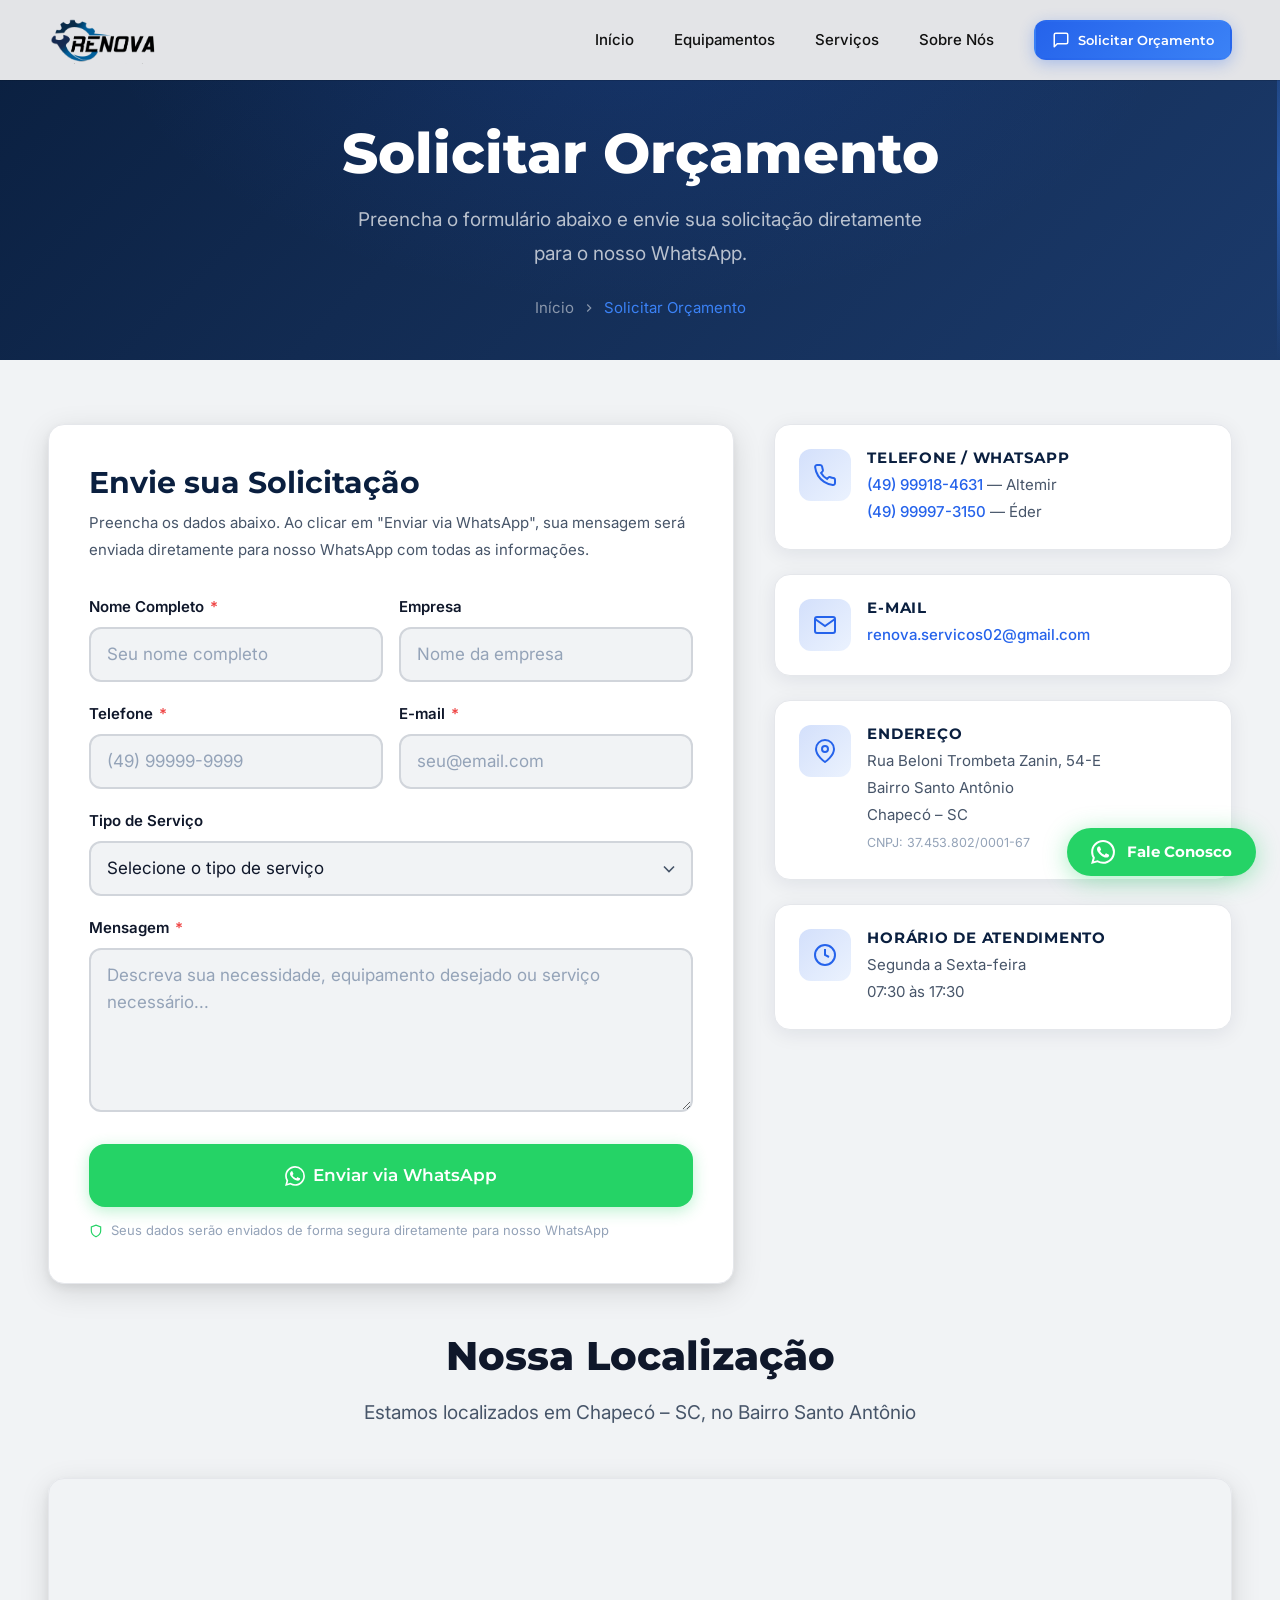
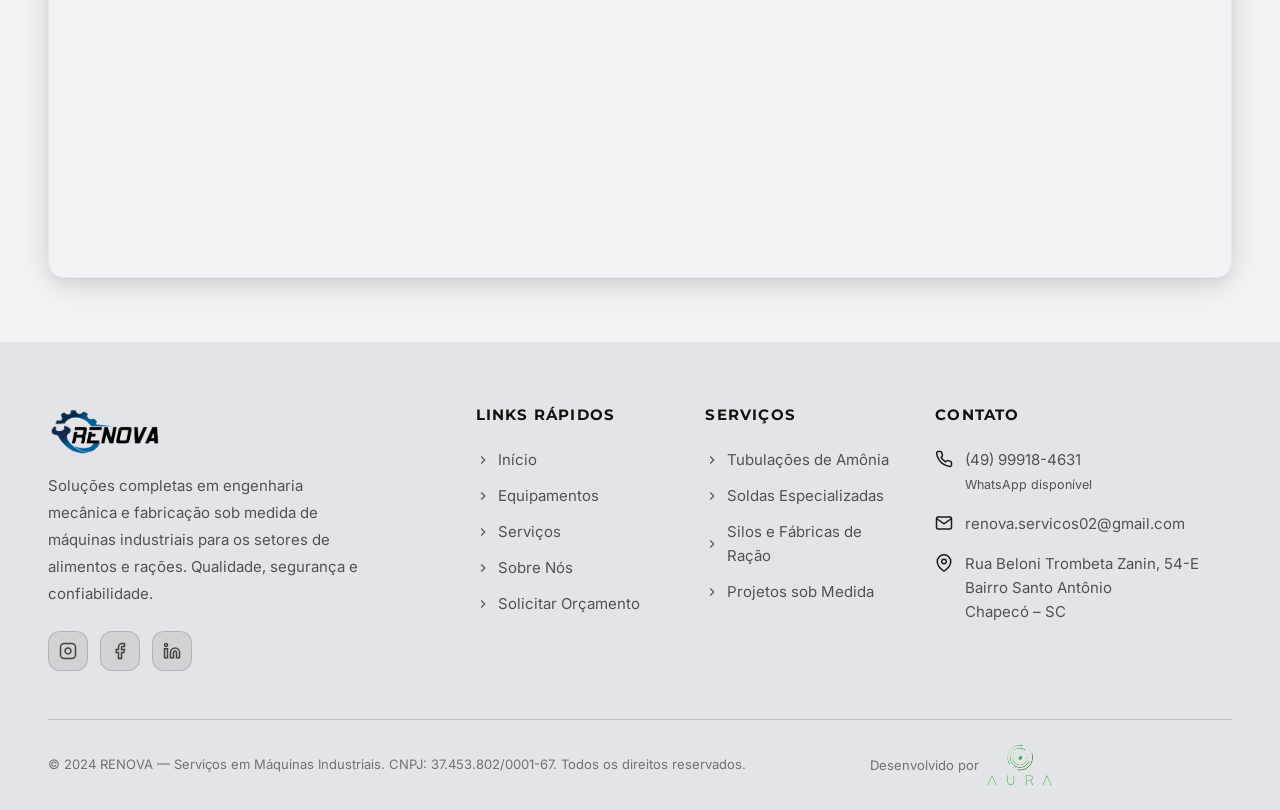
<file: contato.html>
<!DOCTYPE html>
<html lang="pt-BR">
<head>
  <meta charset="UTF-8">
  <meta name="viewport" content="width=device-width, initial-scale=1.0">
  <title>Solicitar Orçamento | RENOVA — Serviços em Máquinas Industriais</title>
  <meta name="description" content="Solicite um orçamento para máquinas industriais, montagem, manutenção ou assistência técnica. Fale com a RENOVA em Chapecó-SC.">
  <meta name="keywords" content="orçamento máquinas industriais, contato RENOVA, equipamentos industriais Chapecó, manutenção industrial">
  <meta name="author" content="RENOVA — Serviços em Máquinas Industriais">
  <meta name="robots" content="index, follow">
  <link rel="canonical" href="https://renovamaquinasindustriais.com.br/contato.html">

  <!-- Open Graph -->
  <meta property="og:title" content="Solicitar Orçamento | RENOVA">
  <meta property="og:description" content="Solicite um orçamento para máquinas industriais, montagem, manutenção ou assistência técnica.">
  <meta property="og:type" content="website">
  <meta property="og:url" content="https://renovamaquinasindustriais.com.br/contato.html">
  <meta property="og:image" content="https://renovamaquinasindustriais.com.br/assets/images/logo.png">
  <meta property="og:locale" content="pt_BR">
  <meta property="og:site_name" content="RENOVA — Serviços em Máquinas Industriais">

  <!-- Twitter Card -->
  <meta name="twitter:card" content="summary_large_image">
  <meta name="twitter:title" content="Solicitar Orçamento | RENOVA">
  <meta name="twitter:description" content="Solicite um orçamento para máquinas industriais, montagem, manutenção ou assistência técnica.">
  <meta name="twitter:image" content="https://renovamaquinasindustriais.com.br/assets/images/logo.png">

  <!-- Fonts -->
  <link rel="preconnect" href="https://fonts.googleapis.com">
  <link rel="preconnect" href="https://fonts.gstatic.com" crossorigin>
  <link href="https://fonts.googleapis.com/css2?family=Inter:wght@400;500;600;700&family=Montserrat:wght@600;700;800&display=swap" rel="stylesheet">

  <!-- CSS -->
  <link rel="stylesheet" href="css/variables.css">
  <link rel="stylesheet" href="css/reset.css">
  <link rel="stylesheet" href="css/main.css">
  <link rel="stylesheet" href="css/contato.css">
  <link rel="stylesheet" href="css/responsive.css">
</head>
<body>
  <!-- Skip Link -->
  <a href="#main" class="skip-link">Ir para o conteúdo principal</a>

  <!-- ======== HEADER ======== -->
  <header class="header" role="banner">
    <div class="container header__inner">
      <a href="index.html" class="header__logo" aria-label="RENOVA — Página Inicial">
        <img src="assets/images/logo.png" alt="RENOVA — Serviços em Máquinas Industriais" width="160" height="48">
      </a>

      <nav class="header__nav" role="navigation" aria-label="Menu principal">
        <a href="index.html" class="header__link">Início</a>
        <a href="equipamentos.html" class="header__link">Equipamentos</a>
        <a href="servicos.html" class="header__link">Serviços</a>
        <a href="sobre.html" class="header__link">Sobre Nós</a>
        <div class="header__cta">
          <a href="contato.html" class="btn btn--primary btn--sm active">
            <svg width="18" height="18" viewBox="0 0 24 24" fill="none" stroke="currentColor" stroke-width="2" stroke-linecap="round" stroke-linejoin="round"><path d="M21 15a2 2 0 0 1-2 2H7l-4 4V5a2 2 0 0 1 2-2h14a2 2 0 0 1 2 2z"></path></svg>
            Solicitar Orçamento
          </a>
        </div>
      </nav>

      <button class="header__menu-btn" aria-label="Abrir menu de navegação" aria-expanded="false">
        <span></span>
        <span></span>
        <span></span>
      </button>
    </div>
  </header>

  <!-- ======== MAIN ======== -->
  <main id="main" role="main">

    <!-- ===== PAGE HERO ===== -->
    <section class="page-hero" aria-labelledby="page-title">
      <div class="container">
        <h1 id="page-title" class="page-hero__title fade-in">Solicitar Orçamento</h1>
        <p class="page-hero__subtitle fade-in delay-1">Preencha o formulário abaixo e envie sua solicitação diretamente para o nosso WhatsApp.</p>
        <div class="page-hero__breadcrumb fade-in delay-2">
          <a href="index.html">Início</a>
          <svg width="14" height="14" viewBox="0 0 24 24" fill="none" stroke="currentColor" stroke-width="2"><polyline points="9 18 15 12 9 6"></polyline></svg>
          <span>Solicitar Orçamento</span>
        </div>
      </div>
    </section>

    <!-- ===== CONTACT SECTION ===== -->
    <section class="section" aria-labelledby="contact-title">
      <div class="container">
        <div class="contact-grid">

          <!-- FORM -->
          <div class="form-card fade-in-left">
            <h2 id="contact-title" class="form-card__title">Envie sua Solicitação</h2>
            <p class="form-card__subtitle">Preencha os dados abaixo. Ao clicar em "Enviar via WhatsApp", sua mensagem será enviada diretamente para nosso WhatsApp com todas as informações.</p>

            <form id="contact-form" novalidate>
              <div class="form__row">
                <div class="form__field">
                  <label for="form-name" class="form__label">Nome Completo <span class="required">*</span></label>
                  <input type="text" id="form-name" class="form__input" placeholder="Seu nome completo" required autocomplete="name">
                </div>
                <div class="form__field">
                  <label for="form-company" class="form__label">Empresa</label>
                  <input type="text" id="form-company" class="form__input" placeholder="Nome da empresa" autocomplete="organization">
                </div>
              </div>

              <div class="form__row">
                <div class="form__field">
                  <label for="form-phone" class="form__label">Telefone <span class="required">*</span></label>
                  <input type="tel" id="form-phone" class="form__input" placeholder="(49) 99999-9999" required autocomplete="tel">
                </div>
                <div class="form__field">
                  <label for="form-email" class="form__label">E-mail <span class="required">*</span></label>
                  <input type="email" id="form-email" class="form__input" placeholder="seu@email.com" required autocomplete="email">
                </div>
              </div>

              <div class="form__field">
                <label for="form-type" class="form__label">Tipo de Serviço</label>
                <select id="form-type" class="form__select">
                  <option value="" disabled selected>Selecione o tipo de serviço</option>
                  <option value="Equipamento Industrial">Equipamento Industrial</option>
                  <option value="Manutenção Industrial">Manutenção Industrial</option>
                  <option value="Montagem Industrial">Montagem Industrial</option>
                  <option value="Assistência Técnica">Assistência Técnica</option>
                  <option value="Projeto sob Medida">Projeto sob Medida</option>
                  <option value="Silos e Fábricas de Ração">Silos e Fábricas de Ração</option>
                  <option value="Outro">Outro</option>
                </select>
              </div>

              <div class="form__field">
                <label for="form-message" class="form__label">Mensagem <span class="required">*</span></label>
                <textarea id="form-message" class="form__textarea" placeholder="Descreva sua necessidade, equipamento desejado ou serviço necessário..." required rows="5"></textarea>
              </div>

              <div class="form__submit-area">
                <button type="submit" class="btn btn--whatsapp btn--lg btn--full">
                  <svg width="20" height="20" viewBox="0 0 24 24" fill="currentColor"><path d="M17.472 14.382c-.297-.149-1.758-.867-2.03-.967-.273-.099-.471-.148-.67.15-.197.297-.767.966-.94 1.164-.173.199-.347.223-.644.075-.297-.15-1.255-.463-2.39-1.475-.883-.788-1.48-1.761-1.653-2.059-.173-.297-.018-.458.13-.606.134-.133.298-.347.446-.52.149-.174.198-.298.298-.497.099-.198.05-.371-.025-.52-.075-.149-.669-1.612-.916-2.207-.242-.579-.487-.5-.669-.51-.173-.008-.371-.01-.57-.01-.198 0-.52.074-.792.372-.272.297-1.04 1.016-1.04 2.479 0 1.462 1.065 2.875 1.213 3.074.149.198 2.096 3.2 5.077 4.487.709.306 1.262.489 1.694.625.712.227 1.36.195 1.871.118.571-.085 1.758-.719 2.006-1.413.248-.694.248-1.289.173-1.413-.074-.124-.272-.198-.57-.347m-5.421 7.403h-.004a9.87 9.87 0 01-5.031-1.378l-.361-.214-3.741.982.998-3.648-.235-.374a9.86 9.86 0 01-1.51-5.26c.001-5.45 4.436-9.884 9.888-9.884 2.64 0 5.122 1.03 6.988 2.898a9.825 9.825 0 012.893 6.994c-.003 5.45-4.437 9.884-9.885 9.884m8.413-18.297A11.815 11.815 0 0012.05 0C5.495 0 .16 5.335.157 11.892c0 2.096.547 4.142 1.588 5.945L.057 24l6.305-1.654a11.882 11.882 0 005.683 1.448h.005c6.554 0 11.89-5.335 11.893-11.893a11.821 11.821 0 00-3.48-8.413z"/></svg>
                  Enviar via WhatsApp
                </button>
                <p class="form__submit-hint">
                  <svg viewBox="0 0 24 24" fill="none" stroke="currentColor" stroke-width="2"><path d="M12 22s8-4 8-10V5l-8-3-8 3v7c0 6 8 10 8 10z"></path></svg>
                  Seus dados serão enviados de forma segura diretamente para nosso WhatsApp
                </p>
              </div>
            </form>
          </div>

          <!-- CONTACT INFO -->
          <div class="contact-info fade-in-right">
            <div class="info-card">
              <div class="info-card__icon">
                <svg viewBox="0 0 24 24" fill="none" stroke="currentColor" stroke-width="2"><path d="M22 16.92v3a2 2 0 0 1-2.18 2 19.79 19.79 0 0 1-8.63-3.07 19.5 19.5 0 0 1-6-6 19.79 19.79 0 0 1-3.07-8.67A2 2 0 0 1 4.11 2h3a2 2 0 0 1 2 1.72 12.84 12.84 0 0 0 .7 2.81 2 2 0 0 1-.45 2.11L8.09 9.91a16 16 0 0 0 6 6l1.27-1.27a2 2 0 0 1 2.11-.45 12.84 12.84 0 0 0 2.81.7A2 2 0 0 1 22 16.92z"></path></svg>
              </div>
              <div>
                <h3 class="info-card__title">Telefone / WhatsApp</h3>
                <p class="info-card__text">
                  <a href="tel:+5549999184631">(49) 99918-4631</a> — Altemir<br>
                  <a href="tel:+5549999973150">(49) 99997-3150</a> — Éder
                </p>
              </div>
            </div>

            <div class="info-card">
              <div class="info-card__icon">
                <svg viewBox="0 0 24 24" fill="none" stroke="currentColor" stroke-width="2"><path d="M4 4h16c1.1 0 2 .9 2 2v12c0 1.1-.9 2-2 2H4c-1.1 0-2-.9-2-2V6c0-1.1.9-2 2-2z"></path><polyline points="22,6 12,13 2,6"></polyline></svg>
              </div>
              <div>
                <h3 class="info-card__title">E-mail</h3>
                <p class="info-card__text"><a href="mailto:renova.servicos02@gmail.com">renova.servicos02@gmail.com</a></p>
              </div>
            </div>

            <div class="info-card">
              <div class="info-card__icon">
                <svg viewBox="0 0 24 24" fill="none" stroke="currentColor" stroke-width="2"><path d="M21 10c0 7-9 13-9 13s-9-6-9-13a9 9 0 0 1 18 0z"></path><circle cx="12" cy="10" r="3"></circle></svg>
              </div>
              <div>
                <h3 class="info-card__title">Endereço</h3>
                <p class="info-card__text">
                  Rua Beloni Trombeta Zanin, 54-E<br>
                  Bairro Santo Antônio<br>
                  Chapecó – SC<br>
                  <small style="color: var(--color-text-light);">CNPJ: 37.453.802/0001-67</small>
                </p>
              </div>
            </div>

            <div class="info-card">
              <div class="info-card__icon">
                <svg viewBox="0 0 24 24" fill="none" stroke="currentColor" stroke-width="2"><circle cx="12" cy="12" r="10"></circle><polyline points="12 6 12 12 16 14"></polyline></svg>
              </div>
              <div>
                <h3 class="info-card__title">Horário de Atendimento</h3>
                <p class="info-card__text">Segunda a Sexta-feira<br>07:30 às 17:30</p>
              </div>
            </div>
          </div>
        </div>

        <!-- MAP -->
        <div class="map-section fade-in">
          <div class="section__header">
            <h2 class="section__title">Nossa Localização</h2>
            <p class="section__subtitle">Estamos localizados em Chapecó – SC, no Bairro Santo Antônio</p>
          </div>
          <div class="map-container">
            <iframe
              src="https://www.google.com/maps/embed?pb=!1m18!1m12!1m3!1d3548.5!2d-52.64!3d-27.1!2m3!1f0!2f0!3f0!3m2!1i1024!2i768!4f13.1!3m3!1m2!1s0x0%3A0x0!2zMjfCsDA2JzAwLjAiUyA1MsKwMzgnMjQuMCJX!5e0!3m2!1spt-BR!2sbr!4v1700000000000"
              width="100%"
              height="400"
              style="border:0;"
              allowfullscreen=""
              loading="lazy"
              referrerpolicy="no-referrer-when-downgrade"
              title="Localização da RENOVA em Chapecó – SC"
            ></iframe>
          </div>
        </div>
      </div>
    </section>

  </main>

  <!-- ======== FOOTER ======== -->
  <footer class="footer" role="contentinfo">
    <div class="container">
      <div class="footer__grid">
        <div class="footer__brand">
          <img src="assets/images/logo.png" alt="RENOVA" class="footer__logo" width="160" height="48">
          <p class="footer__description">Soluções completas em engenharia mecânica e fabricação sob medida de máquinas industriais para os setores de alimentos e rações. Qualidade, segurança e confiabilidade.</p>
          <div class="footer__social">
            <a href="#" class="footer__social-link" aria-label="Instagram" target="_blank" rel="noopener noreferrer"><svg width="18" height="18" viewBox="0 0 24 24" fill="none" stroke="currentColor" stroke-width="2"><rect x="2" y="2" width="20" height="20" rx="5" ry="5"></rect><path d="M16 11.37A4 4 0 1 1 12.63 8 4 4 0 0 1 16 11.37z"></path><line x1="17.5" y1="6.5" x2="17.51" y2="6.5"></line></svg></a>
            <a href="#" class="footer__social-link" aria-label="Facebook" target="_blank" rel="noopener noreferrer"><svg width="18" height="18" viewBox="0 0 24 24" fill="none" stroke="currentColor" stroke-width="2"><path d="M18 2h-3a5 5 0 0 0-5 5v3H7v4h3v8h4v-8h3l1-4h-4V7a1 1 0 0 1 1-1h3z"></path></svg></a>
            <a href="#" class="footer__social-link" aria-label="LinkedIn" target="_blank" rel="noopener noreferrer"><svg width="18" height="18" viewBox="0 0 24 24" fill="none" stroke="currentColor" stroke-width="2"><path d="M16 8a6 6 0 0 1 6 6v7h-4v-7a2 2 0 0 0-2-2 2 2 0 0 0-2 2v7h-4v-7a6 6 0 0 1 6-6z"></path><rect x="2" y="9" width="4" height="12"></rect><circle cx="4" cy="4" r="2"></circle></svg></a>
          </div>
        </div>
        <div class="footer__column">
          <h4 class="footer__heading">Links Rápidos</h4>
          <nav class="footer__links" aria-label="Links rápidos"><a href="index.html" class="footer__link"><svg width="14" height="14" viewBox="0 0 24 24" fill="none" stroke="currentColor" stroke-width="2"><polyline points="9 18 15 12 9 6"></polyline></svg>Início</a><a href="equipamentos.html" class="footer__link"><svg width="14" height="14" viewBox="0 0 24 24" fill="none" stroke="currentColor" stroke-width="2"><polyline points="9 18 15 12 9 6"></polyline></svg>Equipamentos</a><a href="servicos.html" class="footer__link"><svg width="14" height="14" viewBox="0 0 24 24" fill="none" stroke="currentColor" stroke-width="2"><polyline points="9 18 15 12 9 6"></polyline></svg>Serviços</a><a href="sobre.html" class="footer__link"><svg width="14" height="14" viewBox="0 0 24 24" fill="none" stroke="currentColor" stroke-width="2"><polyline points="9 18 15 12 9 6"></polyline></svg>Sobre Nós</a><a href="contato.html" class="footer__link"><svg width="14" height="14" viewBox="0 0 24 24" fill="none" stroke="currentColor" stroke-width="2"><polyline points="9 18 15 12 9 6"></polyline></svg>Solicitar Orçamento</a></nav>
        </div>
        <div class="footer__column">
          <h4 class="footer__heading">Serviços</h4>
          <nav class="footer__links" aria-label="Serviços"><a href="servicos.html" class="footer__link"><svg width="14" height="14" viewBox="0 0 24 24" fill="none" stroke="currentColor" stroke-width="2"><polyline points="9 18 15 12 9 6"></polyline></svg>Tubulações de Amônia</a><a href="servicos.html" class="footer__link"><svg width="14" height="14" viewBox="0 0 24 24" fill="none" stroke="currentColor" stroke-width="2"><polyline points="9 18 15 12 9 6"></polyline></svg>Soldas Especializadas</a><a href="servicos.html" class="footer__link"><svg width="14" height="14" viewBox="0 0 24 24" fill="none" stroke="currentColor" stroke-width="2"><polyline points="9 18 15 12 9 6"></polyline></svg>Silos e Fábricas de Ração</a><a href="servicos.html" class="footer__link"><svg width="14" height="14" viewBox="0 0 24 24" fill="none" stroke="currentColor" stroke-width="2"><polyline points="9 18 15 12 9 6"></polyline></svg>Projetos sob Medida</a></nav>
        </div>
        <div class="footer__column">
          <h4 class="footer__heading">Contato</h4>
          <div class="footer__contact-item"><svg width="18" height="18" viewBox="0 0 24 24" fill="none" stroke="currentColor" stroke-width="2"><path d="M22 16.92v3a2 2 0 0 1-2.18 2 19.79 19.79 0 0 1-8.63-3.07 19.5 19.5 0 0 1-6-6 19.79 19.79 0 0 1-3.07-8.67A2 2 0 0 1 4.11 2h3a2 2 0 0 1 2 1.72 12.84 12.84 0 0 0 .7 2.81 2 2 0 0 1-.45 2.11L8.09 9.91a16 16 0 0 0 6 6l1.27-1.27a2 2 0 0 1 2.11-.45 12.84 12.84 0 0 0 2.81.7A2 2 0 0 1 22 16.92z"></path></svg><div><a href="tel:+5549999184631">(49) 99918-4631</a><br><small>WhatsApp disponível</small></div></div>
          <div class="footer__contact-item"><svg width="18" height="18" viewBox="0 0 24 24" fill="none" stroke="currentColor" stroke-width="2"><path d="M4 4h16c1.1 0 2 .9 2 2v12c0 1.1-.9 2-2 2H4c-1.1 0-2-.9-2-2V6c0-1.1.9-2 2-2z"></path><polyline points="22,6 12,13 2,6"></polyline></svg><div><a href="mailto:renova.servicos02@gmail.com">renova.servicos02@gmail.com</a></div></div>
          <div class="footer__contact-item"><svg width="18" height="18" viewBox="0 0 24 24" fill="none" stroke="currentColor" stroke-width="2"><path d="M21 10c0 7-9 13-9 13s-9-6-9-13a9 9 0 0 1 18 0z"></path><circle cx="12" cy="10" r="3"></circle></svg><div>Rua Beloni Trombeta Zanin, 54-E<br>Bairro Santo Antônio<br>Chapecó – SC</div></div>
        </div>
      </div>
      <div class="footer__bottom">
        <p class="footer__copy">&copy; 2024 RENOVA — Serviços em Máquinas Industriais. CNPJ: 37.453.802/0001-67. Todos os direitos reservados.</p>
        <a href="https://www.aurapublicidade.com.br" target="_blank" rel="noopener noreferrer" class="footer__dev" aria-label="Desenvolvido por Aura Publicidade"><span>Desenvolvido por</span><img src="assets/images/aura.png" alt="Aura Publicidade" width="80" height="24"></a>
      </div>
    </div>
  </footer>

  <!-- ======== WHATSAPP FLOAT ======== -->
  <a href="https://wa.me/5549999184631?text=Ol%C3%A1%2C%20vim%20pelo%20site%20e%20gostaria%20de%20saber%20mais!" class="whatsapp-float" target="_blank" rel="noopener noreferrer" aria-label="Falar no WhatsApp">
    <svg width="24" height="24" viewBox="0 0 24 24" fill="currentColor"><path d="M17.472 14.382c-.297-.149-1.758-.867-2.03-.967-.273-.099-.471-.148-.67.15-.197.297-.767.966-.94 1.164-.173.199-.347.223-.644.075-.297-.15-1.255-.463-2.39-1.475-.883-.788-1.48-1.761-1.653-2.059-.173-.297-.018-.458.13-.606.134-.133.298-.347.446-.52.149-.174.198-.298.298-.497.099-.198.05-.371-.025-.52-.075-.149-.669-1.612-.916-2.207-.242-.579-.487-.5-.669-.51-.173-.008-.371-.01-.57-.01-.198 0-.52.074-.792.372-.272.297-1.04 1.016-1.04 2.479 0 1.462 1.065 2.875 1.213 3.074.149.198 2.096 3.2 5.077 4.487.709.306 1.262.489 1.694.625.712.227 1.36.195 1.871.118.571-.085 1.758-.719 2.006-1.413.248-.694.248-1.289.173-1.413-.074-.124-.272-.198-.57-.347m-5.421 7.403h-.004a9.87 9.87 0 01-5.031-1.378l-.361-.214-3.741.982.998-3.648-.235-.374a9.86 9.86 0 01-1.51-5.26c.001-5.45 4.436-9.884 9.888-9.884 2.64 0 5.122 1.03 6.988 2.898a9.825 9.825 0 012.893 6.994c-.003 5.45-4.437 9.884-9.885 9.884m8.413-18.297A11.815 11.815 0 0012.05 0C5.495 0 .16 5.335.157 11.892c0 2.096.547 4.142 1.588 5.945L.057 24l6.305-1.654a11.882 11.882 0 005.683 1.448h.005c6.554 0 11.89-5.335 11.893-11.893a11.821 11.821 0 00-3.48-8.413z"/></svg>
    <span>Fale Conosco</span>
  </a>

  <!-- JS -->
  <script src="js/main.js" defer></script>
  <script src="js/animations.js" defer></script>
  <script src="js/form.js" defer></script>
</body>
</html>
</file>
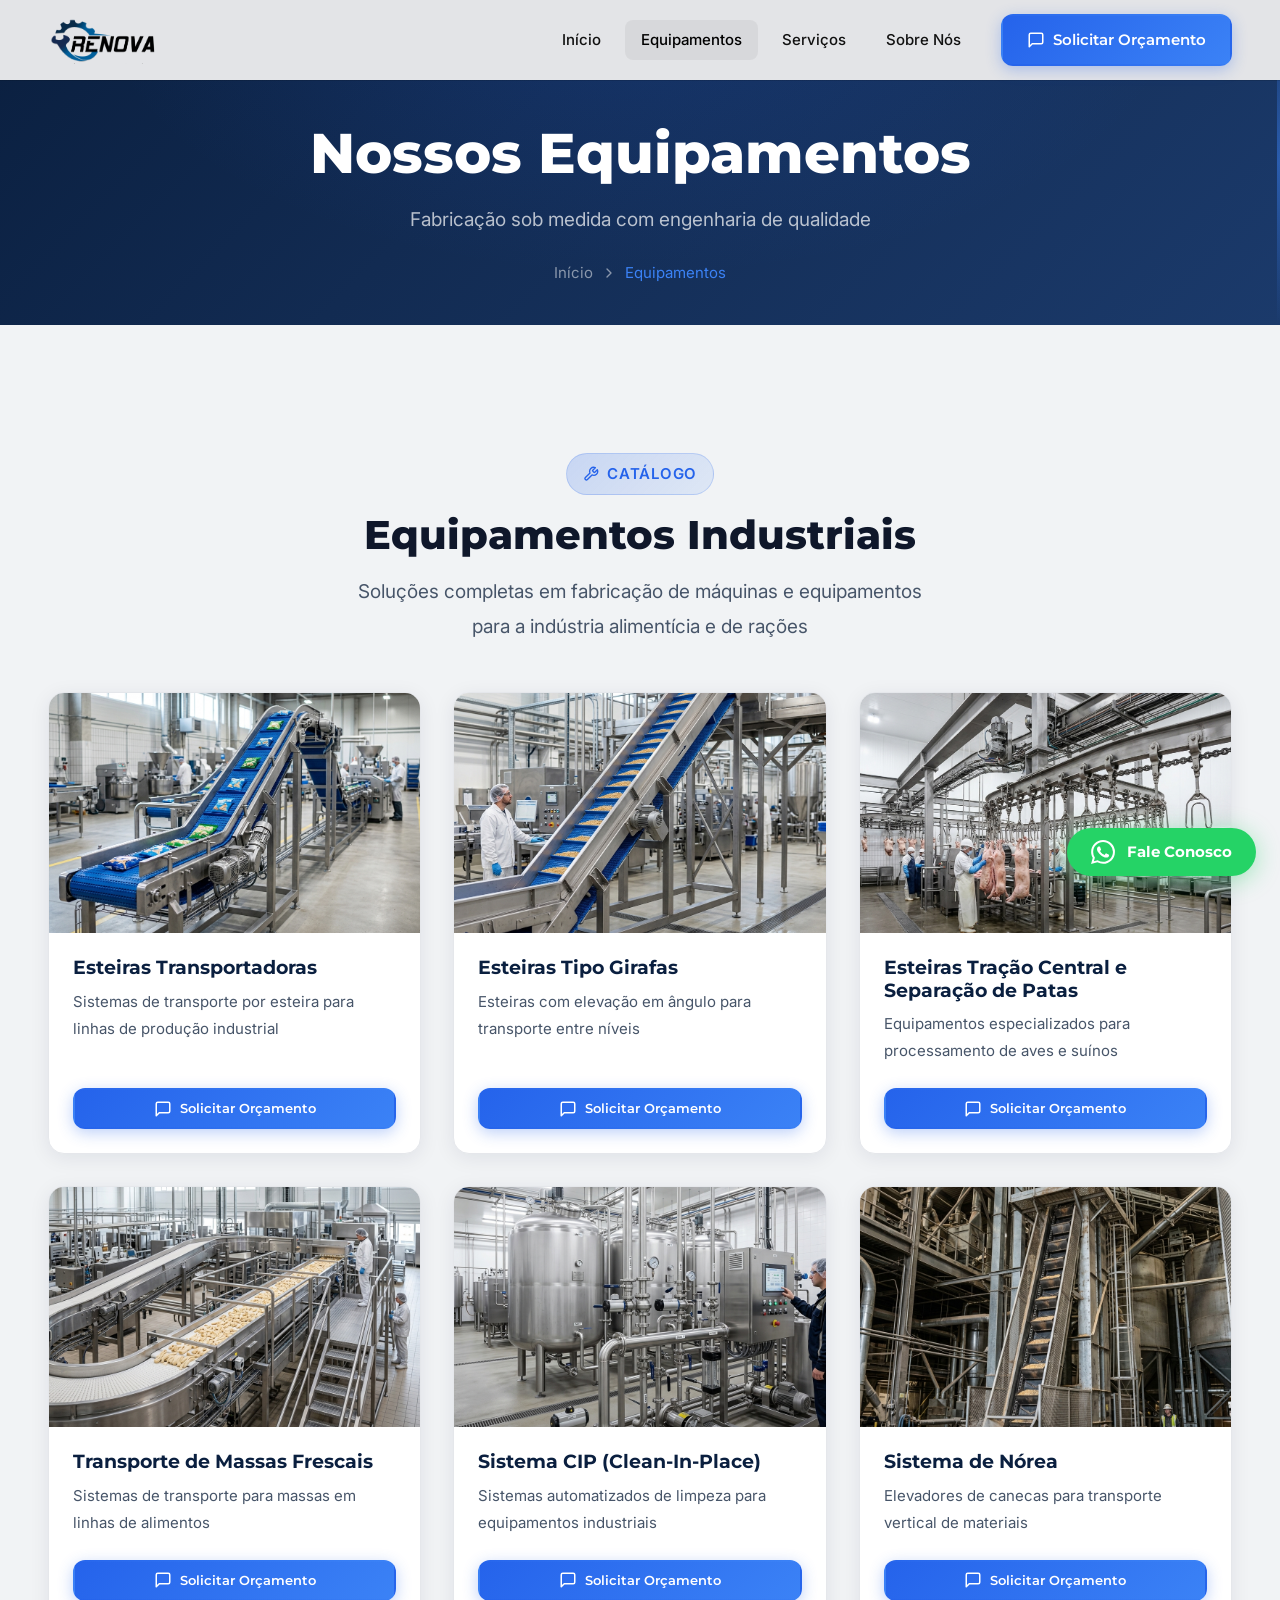
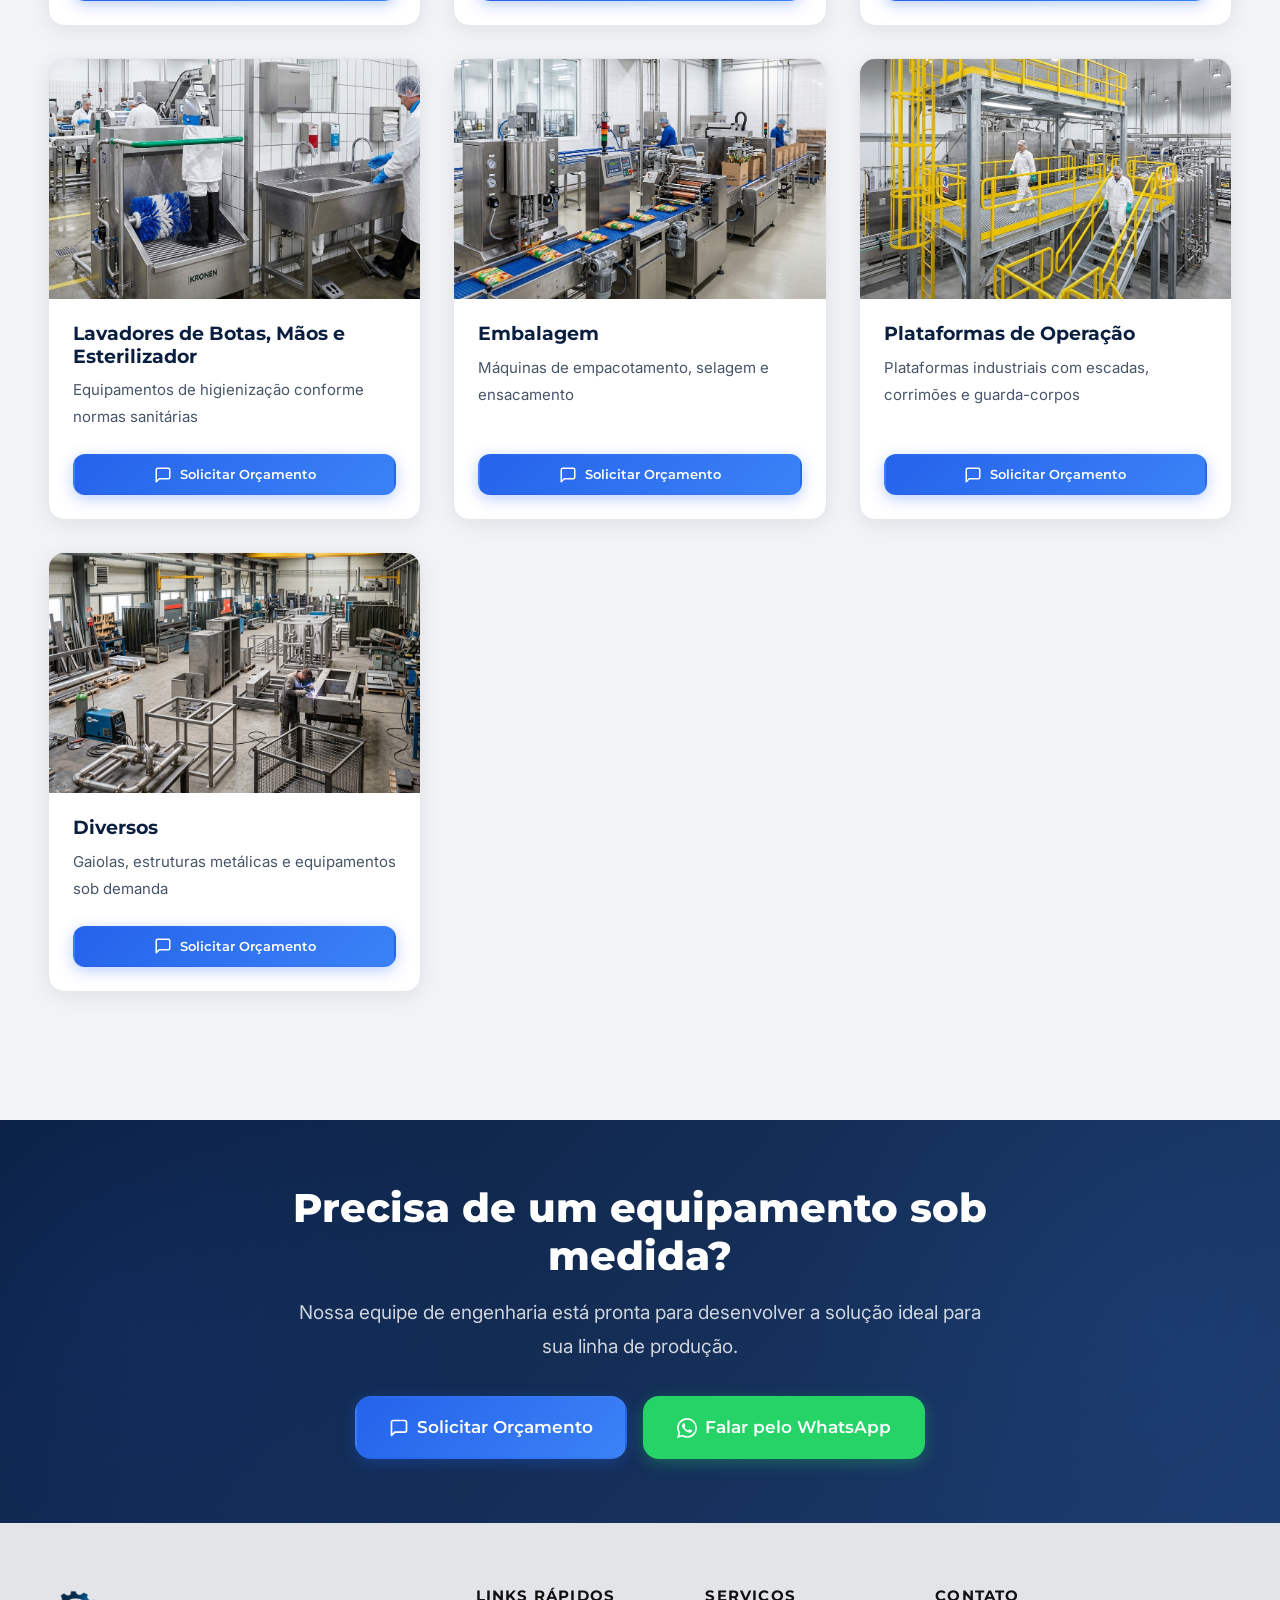
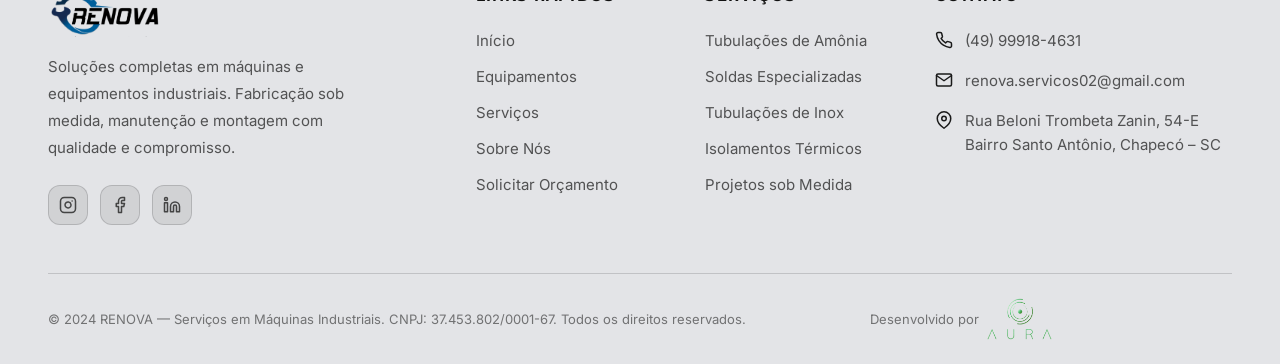
<file: equipamentos.html>
<!DOCTYPE html>
<html lang="pt-BR">
<head>
  <meta charset="UTF-8">
  <meta name="viewport" content="width=device-width, initial-scale=1.0">
  <meta http-equiv="X-UA-Compatible" content="IE=edge">

  <!-- SEO -->
  <title>Equipamentos Industriais | RENOVA — Serviços em Máquinas Industriais</title>
  <meta name="description" content="Fabricação sob medida de equipamentos industriais: esteiras transportadoras, sistemas CIP, nóreas, plataformas, lavadores e mais. Engenharia de qualidade em Chapecó-SC.">
  <meta name="keywords" content="equipamentos industriais, esteiras transportadoras, sistema CIP, nórea, plataformas industriais, fabricação sob medida, Chapecó SC">
  <meta name="author" content="RENOVA — Serviços em Máquinas Industriais">
  <meta name="robots" content="index, follow">
  <link rel="canonical" href="https://renovamaquinasindustriais.com.br/equipamentos.html">

  <!-- Open Graph -->
  <meta property="og:title" content="Equipamentos Industriais | RENOVA">
  <meta property="og:description" content="Fabricação sob medida de equipamentos industriais com engenharia de qualidade. Esteiras, sistemas CIP, nóreas, plataformas e mais.">
  <meta property="og:type" content="website">
  <meta property="og:url" content="https://renovamaquinasindustriais.com.br/equipamentos.html">
  <meta property="og:image" content="https://renovamaquinasindustriais.com.br/assets/images/logo.png">
  <meta property="og:locale" content="pt_BR">
  <meta property="og:site_name" content="RENOVA — Serviços em Máquinas Industriais">

  <!-- Twitter Card -->
  <meta name="twitter:card" content="summary_large_image">
  <meta name="twitter:title" content="Equipamentos Industriais | RENOVA">
  <meta name="twitter:description" content="Fabricação sob medida de equipamentos industriais com engenharia de qualidade.">
  <meta name="twitter:image" content="https://renovamaquinasindustriais.com.br/assets/images/logo.png">

  <!-- Fonts -->
  <link rel="preconnect" href="https://fonts.googleapis.com">
  <link rel="preconnect" href="https://fonts.gstatic.com" crossorigin>
  <link href="https://fonts.googleapis.com/css2?family=Inter:wght@400;500;600;700&family=Montserrat:wght@600;700;800&display=swap" rel="stylesheet">

  <!-- CSS -->
  <link rel="stylesheet" href="css/variables.css">
  <link rel="stylesheet" href="css/reset.css">
  <link rel="stylesheet" href="css/main.css">
  <link rel="stylesheet" href="css/equipamentos.css">
  <link rel="stylesheet" href="css/responsive.css">

  <!-- Schema JSON-LD -->
  <script type="application/ld+json">
  {
    "@context": "https://schema.org",
    "@type": "ItemList",
    "name": "Equipamentos Industriais RENOVA",
    "description": "Catálogo de equipamentos industriais fabricados sob medida pela RENOVA",
    "url": "https://renovamaquinasindustriais.com.br/equipamentos.html",
    "numberOfItems": 10,
    "provider": {
      "@type": "Organization",
      "name": "RENOVA — Serviços em Máquinas Industriais",
      "url": "https://renovamaquinasindustriais.com.br",
      "telephone": "+55-49-99918-4631",
      "address": {
        "@type": "PostalAddress",
        "streetAddress": "Rua Beloni Trombeta Zanin, 54-E",
        "addressLocality": "Chapecó",
        "addressRegion": "SC",
        "addressCountry": "BR"
      }
    }
  }
  </script>
</head>
<body>

  <!-- Skip Link -->
  <a href="#main-content" class="skip-link">Pular para o conteúdo principal</a>

  <!-- ========== HEADER ========== -->
  <header class="header" role="banner">
    <div class="container header__inner">
      <a href="index.html" class="header__logo" aria-label="RENOVA — Página Inicial">
        <img src="assets/images/logo.png" alt="RENOVA — Serviços em Máquinas Industriais" width="160" height="48">
      </a>

      <nav class="header__nav" role="navigation" aria-label="Navegação principal">
        <a href="index.html" class="header__link">Início</a>
        <a href="equipamentos.html" class="header__link active">Equipamentos</a>
        <a href="servicos.html" class="header__link">Serviços</a>
        <a href="sobre.html" class="header__link">Sobre Nós</a>
        <div class="header__cta">
          <a href="contato.html" class="btn btn--primary">
            <svg xmlns="http://www.w3.org/2000/svg" width="18" height="18" viewBox="0 0 24 24" fill="none" stroke="currentColor" stroke-width="2" stroke-linecap="round" stroke-linejoin="round"><path d="M21 15a2 2 0 0 1-2 2H7l-4 4V5a2 2 0 0 1 2-2h14a2 2 0 0 1 2 2z"/></svg>
            Solicitar Orçamento
          </a>
        </div>
      </nav>

      <button class="header__menu-btn" aria-label="Abrir menu de navegação" aria-expanded="false">
        <span></span>
        <span></span>
        <span></span>
      </button>
    </div>
  </header>

  <!-- ========== MAIN ========== -->
  <main id="main-content">

    <!-- Page Hero -->
    <section class="page-hero">
      <div class="container">
        <h1 class="page-hero__title fade-in">Nossos Equipamentos</h1>
        <p class="page-hero__subtitle fade-in">Fabricação sob medida com engenharia de qualidade</p>
        <nav class="page-hero__breadcrumb fade-in" aria-label="Breadcrumb">
          <a href="index.html">Início</a>
          <svg xmlns="http://www.w3.org/2000/svg" width="16" height="16" viewBox="0 0 24 24" fill="none" stroke="currentColor" stroke-width="2" stroke-linecap="round" stroke-linejoin="round"><polyline points="9 18 15 12 9 6"/></svg>
          <span>Equipamentos</span>
        </nav>
      </div>
    </section>

    <!-- Equipment Grid -->
    <section class="section section--lg equipamentos-section">
      <div class="container">
        <div class="section__header fade-in">
          <span class="section__badge">
            <svg xmlns="http://www.w3.org/2000/svg" width="16" height="16" viewBox="0 0 24 24" fill="none" stroke="currentColor" stroke-width="2" stroke-linecap="round" stroke-linejoin="round"><path d="M14.7 6.3a1 1 0 0 0 0 1.4l1.6 1.6a1 1 0 0 0 1.4 0l3.77-3.77a6 6 0 0 1-7.94 7.94l-6.91 6.91a2.12 2.12 0 0 1-3-3l6.91-6.91a6 6 0 0 1 7.94-7.94l-3.76 3.76z"/></svg>
            Catálogo
          </span>
          <h2 class="section__title">Equipamentos Industriais</h2>
          <p class="section__subtitle">Soluções completas em fabricação de máquinas e equipamentos para a indústria alimentícia e de rações</p>
        </div>

        <div class="equipamentos-grid">

          <!-- Card 1: Esteiras Transportadoras -->
          <article class="equip-card card fade-in delay-1">
            <div class="card__image-wrapper">
              <img src="assets/images/equipamentos/esteiras.png" alt="Esteiras Transportadoras industriais" class="card__image" loading="lazy" width="400" height="280">
            </div>
            <div class="card__body">
              <h3 class="card__title">Esteiras Transportadoras</h3>
              <p class="card__text">Sistemas de transporte por esteira para linhas de produção industrial</p>
              <a href="contato.html?tipo=Equipamento+Industrial&equip=Esteiras+Transportadoras" class="btn btn--primary btn--sm btn--full">
                <svg xmlns="http://www.w3.org/2000/svg" width="16" height="16" viewBox="0 0 24 24" fill="none" stroke="currentColor" stroke-width="2" stroke-linecap="round" stroke-linejoin="round"><path d="M21 15a2 2 0 0 1-2 2H7l-4 4V5a2 2 0 0 1 2-2h14a2 2 0 0 1 2 2z"/></svg>
                Solicitar Orçamento
              </a>
            </div>
          </article>

          <!-- Card 2: Esteiras Tipo Girafas -->
          <article class="equip-card card fade-in delay-2">
            <div class="card__image-wrapper">
              <img src="assets/images/equipamentos/girafas.png" alt="Esteiras Tipo Girafas com elevação angular" class="card__image" loading="lazy" width="400" height="280">
            </div>
            <div class="card__body">
              <h3 class="card__title">Esteiras Tipo Girafas</h3>
              <p class="card__text">Esteiras com elevação em ângulo para transporte entre níveis</p>
              <a href="contato.html?tipo=Equipamento+Industrial&equip=Esteiras+Tipo+Girafas" class="btn btn--primary btn--sm btn--full">
                <svg xmlns="http://www.w3.org/2000/svg" width="16" height="16" viewBox="0 0 24 24" fill="none" stroke="currentColor" stroke-width="2" stroke-linecap="round" stroke-linejoin="round"><path d="M21 15a2 2 0 0 1-2 2H7l-4 4V5a2 2 0 0 1 2-2h14a2 2 0 0 1 2 2z"/></svg>
                Solicitar Orçamento
              </a>
            </div>
          </article>

          <!-- Card 3: Tração Central e Separação de Patas -->
          <article class="equip-card card fade-in delay-3">
            <div class="card__image-wrapper">
              <img src="assets/images/equipamentos/tracao.png" alt="Esteiras de Tração Central e Separação de Patas" class="card__image" loading="lazy" width="400" height="280">
            </div>
            <div class="card__body">
              <h3 class="card__title">Esteiras Tração Central e Separação de Patas</h3>
              <p class="card__text">Equipamentos especializados para processamento de aves e suínos</p>
              <a href="contato.html?tipo=Equipamento+Industrial&equip=Tracao+Central+Separacao+Patas" class="btn btn--primary btn--sm btn--full">
                <svg xmlns="http://www.w3.org/2000/svg" width="16" height="16" viewBox="0 0 24 24" fill="none" stroke="currentColor" stroke-width="2" stroke-linecap="round" stroke-linejoin="round"><path d="M21 15a2 2 0 0 1-2 2H7l-4 4V5a2 2 0 0 1 2-2h14a2 2 0 0 1 2 2z"/></svg>
                Solicitar Orçamento
              </a>
            </div>
          </article>

          <!-- Card 4: Transporte de Massas Frescais -->
          <article class="equip-card card fade-in delay-4">
            <div class="card__image-wrapper">
              <img src="assets/images/equipamentos/massas.png" alt="Sistema de Transporte de Massas Frescais" class="card__image" loading="lazy" width="400" height="280">
            </div>
            <div class="card__body">
              <h3 class="card__title">Transporte de Massas Frescais</h3>
              <p class="card__text">Sistemas de transporte para massas em linhas de alimentos</p>
              <a href="contato.html?tipo=Equipamento+Industrial&equip=Transporte+Massas+Frescais" class="btn btn--primary btn--sm btn--full">
                <svg xmlns="http://www.w3.org/2000/svg" width="16" height="16" viewBox="0 0 24 24" fill="none" stroke="currentColor" stroke-width="2" stroke-linecap="round" stroke-linejoin="round"><path d="M21 15a2 2 0 0 1-2 2H7l-4 4V5a2 2 0 0 1 2-2h14a2 2 0 0 1 2 2z"/></svg>
                Solicitar Orçamento
              </a>
            </div>
          </article>

          <!-- Card 5: Sistema CIP -->
          <article class="equip-card card fade-in delay-1">
            <div class="card__image-wrapper">
              <img src="assets/images/equipamentos/cip.png" alt="Sistema CIP Clean-In-Place" class="card__image" loading="lazy" width="400" height="280">
            </div>
            <div class="card__body">
              <h3 class="card__title">Sistema CIP (Clean-In-Place)</h3>
              <p class="card__text">Sistemas automatizados de limpeza para equipamentos industriais</p>
              <a href="contato.html?tipo=Equipamento+Industrial&equip=Sistema+CIP" class="btn btn--primary btn--sm btn--full">
                <svg xmlns="http://www.w3.org/2000/svg" width="16" height="16" viewBox="0 0 24 24" fill="none" stroke="currentColor" stroke-width="2" stroke-linecap="round" stroke-linejoin="round"><path d="M21 15a2 2 0 0 1-2 2H7l-4 4V5a2 2 0 0 1 2-2h14a2 2 0 0 1 2 2z"/></svg>
                Solicitar Orçamento
              </a>
            </div>
          </article>

          <!-- Card 6: Sistema de Nórea -->
          <article class="equip-card card fade-in delay-2">
            <div class="card__image-wrapper">
              <img src="assets/images/equipamentos/norea.png" alt="Sistema de Nórea - Elevador de Canecas" class="card__image" loading="lazy" width="400" height="280">
            </div>
            <div class="card__body">
              <h3 class="card__title">Sistema de Nórea</h3>
              <p class="card__text">Elevadores de canecas para transporte vertical de materiais</p>
              <a href="contato.html?tipo=Equipamento+Industrial&equip=Sistema+Norea" class="btn btn--primary btn--sm btn--full">
                <svg xmlns="http://www.w3.org/2000/svg" width="16" height="16" viewBox="0 0 24 24" fill="none" stroke="currentColor" stroke-width="2" stroke-linecap="round" stroke-linejoin="round"><path d="M21 15a2 2 0 0 1-2 2H7l-4 4V5a2 2 0 0 1 2-2h14a2 2 0 0 1 2 2z"/></svg>
                Solicitar Orçamento
              </a>
            </div>
          </article>

          <!-- Card 7: Lavadores -->
          <article class="equip-card card fade-in delay-3">
            <div class="card__image-wrapper">
              <img src="assets/images/equipamentos/lavadores.png" alt="Lavadores de Botas, Mãos e Esterilizador" class="card__image" loading="lazy" width="400" height="280">
            </div>
            <div class="card__body">
              <h3 class="card__title">Lavadores de Botas, Mãos e Esterilizador</h3>
              <p class="card__text">Equipamentos de higienização conforme normas sanitárias</p>
              <a href="contato.html?tipo=Equipamento+Industrial&equip=Lavadores+Esterilizador" class="btn btn--primary btn--sm btn--full">
                <svg xmlns="http://www.w3.org/2000/svg" width="16" height="16" viewBox="0 0 24 24" fill="none" stroke="currentColor" stroke-width="2" stroke-linecap="round" stroke-linejoin="round"><path d="M21 15a2 2 0 0 1-2 2H7l-4 4V5a2 2 0 0 1 2-2h14a2 2 0 0 1 2 2z"/></svg>
                Solicitar Orçamento
              </a>
            </div>
          </article>

          <!-- Card 8: Embalagem -->
          <article class="equip-card card fade-in delay-4">
            <div class="card__image-wrapper">
              <img src="assets/images/equipamentos/embalagem.png" alt="Máquinas de Embalagem industrial" class="card__image" loading="lazy" width="400" height="280">
            </div>
            <div class="card__body">
              <h3 class="card__title">Embalagem</h3>
              <p class="card__text">Máquinas de empacotamento, selagem e ensacamento</p>
              <a href="contato.html?tipo=Equipamento+Industrial&equip=Embalagem" class="btn btn--primary btn--sm btn--full">
                <svg xmlns="http://www.w3.org/2000/svg" width="16" height="16" viewBox="0 0 24 24" fill="none" stroke="currentColor" stroke-width="2" stroke-linecap="round" stroke-linejoin="round"><path d="M21 15a2 2 0 0 1-2 2H7l-4 4V5a2 2 0 0 1 2-2h14a2 2 0 0 1 2 2z"/></svg>
                Solicitar Orçamento
              </a>
            </div>
          </article>

          <!-- Card 9: Plataformas de Operação -->
          <article class="equip-card card fade-in delay-1">
            <div class="card__image-wrapper">
              <img src="assets/images/equipamentos/plataformas.png" alt="Plataformas de Operação industriais" class="card__image" loading="lazy" width="400" height="280">
            </div>
            <div class="card__body">
              <h3 class="card__title">Plataformas de Operação</h3>
              <p class="card__text">Plataformas industriais com escadas, corrimões e guarda-corpos</p>
              <a href="contato.html?tipo=Equipamento+Industrial&equip=Plataformas+Operacao" class="btn btn--primary btn--sm btn--full">
                <svg xmlns="http://www.w3.org/2000/svg" width="16" height="16" viewBox="0 0 24 24" fill="none" stroke="currentColor" stroke-width="2" stroke-linecap="round" stroke-linejoin="round"><path d="M21 15a2 2 0 0 1-2 2H7l-4 4V5a2 2 0 0 1 2-2h14a2 2 0 0 1 2 2z"/></svg>
                Solicitar Orçamento
              </a>
            </div>
          </article>

          <!-- Card 10: Diversos -->
          <article class="equip-card card fade-in delay-2">
            <div class="card__image-wrapper">
              <img src="assets/images/equipamentos/diversos.png" alt="Equipamentos diversos sob demanda" class="card__image" loading="lazy" width="400" height="280">
            </div>
            <div class="card__body">
              <h3 class="card__title">Diversos</h3>
              <p class="card__text">Gaiolas, estruturas metálicas e equipamentos sob demanda</p>
              <a href="contato.html?tipo=Equipamento+Industrial&equip=Diversos" class="btn btn--primary btn--sm btn--full">
                <svg xmlns="http://www.w3.org/2000/svg" width="16" height="16" viewBox="0 0 24 24" fill="none" stroke="currentColor" stroke-width="2" stroke-linecap="round" stroke-linejoin="round"><path d="M21 15a2 2 0 0 1-2 2H7l-4 4V5a2 2 0 0 1 2-2h14a2 2 0 0 1 2 2z"/></svg>
                Solicitar Orçamento
              </a>
            </div>
          </article>

        </div>
      </div>
    </section>

    <!-- CTA Section -->
    <section class="section section--dark equip-cta">
      <div class="container">
        <div class="equip-cta__content fade-in">
          <h2 class="equip-cta__title">Precisa de um equipamento sob medida?</h2>
          <p class="equip-cta__text">Nossa equipe de engenharia está pronta para desenvolver a solução ideal para sua linha de produção.</p>
          <div class="equip-cta__buttons">
            <a href="contato.html" class="btn btn--primary btn--lg">
              <svg xmlns="http://www.w3.org/2000/svg" width="20" height="20" viewBox="0 0 24 24" fill="none" stroke="currentColor" stroke-width="2" stroke-linecap="round" stroke-linejoin="round"><path d="M21 15a2 2 0 0 1-2 2H7l-4 4V5a2 2 0 0 1 2-2h14a2 2 0 0 1 2 2z"/></svg>
              Solicitar Orçamento
            </a>
            <a href="https://wa.me/5549999184631?text=Olá! Gostaria de saber mais sobre os equipamentos industriais da RENOVA." class="btn btn--whatsapp btn--lg" target="_blank" rel="noopener noreferrer">
              <svg xmlns="http://www.w3.org/2000/svg" width="20" height="20" viewBox="0 0 24 24" fill="currentColor"><path d="M17.472 14.382c-.297-.149-1.758-.867-2.03-.967-.273-.099-.471-.148-.67.15-.197.297-.767.966-.94 1.164-.173.199-.347.223-.644.075-.297-.15-1.255-.463-2.39-1.475-.883-.788-1.48-1.761-1.653-2.059-.173-.297-.018-.458.13-.606.134-.133.298-.347.446-.52.149-.174.198-.298.298-.497.099-.198.05-.371-.025-.52-.075-.149-.669-1.612-.916-2.207-.242-.579-.487-.5-.669-.51-.173-.008-.371-.01-.57-.01-.198 0-.52.074-.792.372-.272.297-1.04 1.016-1.04 2.479 0 1.462 1.065 2.875 1.213 3.074.149.198 2.096 3.2 5.077 4.487.709.306 1.262.489 1.694.625.712.227 1.36.195 1.871.118.571-.085 1.758-.719 2.006-1.413.248-.694.248-1.289.173-1.413-.074-.124-.272-.198-.57-.347m-5.421 7.403h-.004a9.87 9.87 0 01-5.031-1.378l-.361-.214-3.741.982.998-3.648-.235-.374a9.86 9.86 0 01-1.51-5.26c.001-5.45 4.436-9.884 9.888-9.884 2.64 0 5.122 1.03 6.988 2.898a9.825 9.825 0 012.893 6.994c-.003 5.45-4.437 9.884-9.885 9.884m8.413-18.297A11.815 11.815 0 0012.05 0C5.495 0 .16 5.335.157 11.892c0 2.096.547 4.142 1.588 5.945L.057 24l6.305-1.654a11.882 11.882 0 005.683 1.448h.005c6.554 0 11.89-5.335 11.893-11.893a11.821 11.821 0 00-3.48-8.413z"/></svg>
              Falar pelo WhatsApp
            </a>
          </div>
        </div>
      </div>
    </section>

  </main>

  <!-- ========== FOOTER ========== -->
  <footer class="footer" role="contentinfo">
    <div class="container">
      <div class="footer__grid">

        <!-- Brand -->
        <div class="footer__brand">
          <img src="assets/images/logo.png" alt="RENOVA" class="footer__logo" width="160" height="50">
          <p class="footer__description">Soluções completas em máquinas e equipamentos industriais. Fabricação sob medida, manutenção e montagem com qualidade e compromisso.</p>
          <div class="footer__social">
            <a href="#" class="footer__social-link" aria-label="Instagram da RENOVA">
              <svg xmlns="http://www.w3.org/2000/svg" width="18" height="18" viewBox="0 0 24 24" fill="none" stroke="currentColor" stroke-width="2" stroke-linecap="round" stroke-linejoin="round"><rect x="2" y="2" width="20" height="20" rx="5" ry="5"/><path d="M16 11.37A4 4 0 1 1 12.63 8 4 4 0 0 1 16 11.37z"/><line x1="17.5" y1="6.5" x2="17.51" y2="6.5"/></svg>
            </a>
            <a href="#" class="footer__social-link" aria-label="Facebook da RENOVA">
              <svg xmlns="http://www.w3.org/2000/svg" width="18" height="18" viewBox="0 0 24 24" fill="none" stroke="currentColor" stroke-width="2" stroke-linecap="round" stroke-linejoin="round"><path d="M18 2h-3a5 5 0 0 0-5 5v3H7v4h3v8h4v-8h3l1-4h-4V7a1 1 0 0 1 1-1h3z"/></svg>
            </a>
            <a href="#" class="footer__social-link" aria-label="LinkedIn da RENOVA">
              <svg xmlns="http://www.w3.org/2000/svg" width="18" height="18" viewBox="0 0 24 24" fill="none" stroke="currentColor" stroke-width="2" stroke-linecap="round" stroke-linejoin="round"><path d="M16 8a6 6 0 0 1 6 6v7h-4v-7a2 2 0 0 0-2-2 2 2 0 0 0-2 2v7h-4v-7a6 6 0 0 1 6-6z"/><rect x="2" y="9" width="4" height="12"/><circle cx="4" cy="4" r="2"/></svg>
            </a>
          </div>
        </div>

        <!-- Links Rápidos -->
        <div>
          <h4 class="footer__heading">Links Rápidos</h4>
          <ul class="footer__links">
            <li><a href="index.html" class="footer__link">Início</a></li>
            <li><a href="equipamentos.html" class="footer__link">Equipamentos</a></li>
            <li><a href="servicos.html" class="footer__link">Serviços</a></li>
            <li><a href="sobre.html" class="footer__link">Sobre Nós</a></li>
            <li><a href="contato.html" class="footer__link">Solicitar Orçamento</a></li>
          </ul>
        </div>

        <!-- Serviços -->
        <div>
          <h4 class="footer__heading">Serviços</h4>
          <ul class="footer__links">
            <li><a href="servicos.html" class="footer__link">Tubulações de Amônia</a></li>
            <li><a href="servicos.html" class="footer__link">Soldas Especializadas</a></li>
            <li><a href="servicos.html" class="footer__link">Tubulações de Inox</a></li>
            <li><a href="servicos.html" class="footer__link">Isolamentos Térmicos</a></li>
            <li><a href="servicos.html" class="footer__link">Projetos sob Medida</a></li>
          </ul>
        </div>

        <!-- Contato -->
        <div>
          <h4 class="footer__heading">Contato</h4>
          <div class="footer__contact-item">
            <svg xmlns="http://www.w3.org/2000/svg" width="18" height="18" viewBox="0 0 24 24" fill="none" stroke="currentColor" stroke-width="2" stroke-linecap="round" stroke-linejoin="round"><path d="M22 16.92v3a2 2 0 0 1-2.18 2 19.79 19.79 0 0 1-8.63-3.07 19.5 19.5 0 0 1-6-6 19.79 19.79 0 0 1-3.07-8.67A2 2 0 0 1 4.11 2h3a2 2 0 0 1 2 1.72 12.84 12.84 0 0 0 .7 2.81 2 2 0 0 1-.45 2.11L8.09 9.91a16 16 0 0 0 6 6l1.27-1.27a2 2 0 0 1 2.11-.45 12.84 12.84 0 0 0 2.81.7A2 2 0 0 1 22 16.92z"/></svg>
            <a href="tel:+5549999184631">(49) 99918-4631</a>
          </div>
          <div class="footer__contact-item">
            <svg xmlns="http://www.w3.org/2000/svg" width="18" height="18" viewBox="0 0 24 24" fill="none" stroke="currentColor" stroke-width="2" stroke-linecap="round" stroke-linejoin="round"><path d="M4 4h16c1.1 0 2 .9 2 2v12c0 1.1-.9 2-2 2H4c-1.1 0-2-.9-2-2V6c0-1.1.9-2 2-2z"/><polyline points="22,6 12,13 2,6"/></svg>
            <a href="mailto:renova.servicos02@gmail.com">renova.servicos02@gmail.com</a>
          </div>
          <div class="footer__contact-item">
            <svg xmlns="http://www.w3.org/2000/svg" width="18" height="18" viewBox="0 0 24 24" fill="none" stroke="currentColor" stroke-width="2" stroke-linecap="round" stroke-linejoin="round"><path d="M21 10c0 7-9 13-9 13s-9-6-9-13a9 9 0 0 1 18 0z"/><circle cx="12" cy="10" r="3"/></svg>
            <span>Rua Beloni Trombeta Zanin, 54-E<br>Bairro Santo Antônio, Chapecó – SC</span>
          </div>
        </div>

      </div>

      <!-- Bottom Bar -->
      <div class="footer__bottom">
        <p class="footer__copy">&copy; 2024 RENOVA — Serviços em Máquinas Industriais. CNPJ: 37.453.802/0001-67. Todos os direitos reservados.</p>
        <a href="https://www.aurapublicidade.com.br" class="footer__dev" target="_blank" rel="noopener noreferrer">
          <span>Desenvolvido por</span>
          <img src="assets/images/aura.png" alt="Aura Publicidade" width="60" height="24">
        </a>
      </div>
    </div>
  </footer>

  <!-- ========== WHATSAPP FLOAT ========== -->
  <a href="https://wa.me/5549999184631" class="whatsapp-float" target="_blank" rel="noopener noreferrer" aria-label="Fale conosco pelo WhatsApp">
    <svg xmlns="http://www.w3.org/2000/svg" width="24" height="24" viewBox="0 0 24 24" fill="currentColor"><path d="M17.472 14.382c-.297-.149-1.758-.867-2.03-.967-.273-.099-.471-.148-.67.15-.197.297-.767.966-.94 1.164-.173.199-.347.223-.644.075-.297-.15-1.255-.463-2.39-1.475-.883-.788-1.48-1.761-1.653-2.059-.173-.297-.018-.458.13-.606.134-.133.298-.347.446-.52.149-.174.198-.298.298-.497.099-.198.05-.371-.025-.52-.075-.149-.669-1.612-.916-2.207-.242-.579-.487-.5-.669-.51-.173-.008-.371-.01-.57-.01-.198 0-.52.074-.792.372-.272.297-1.04 1.016-1.04 2.479 0 1.462 1.065 2.875 1.213 3.074.149.198 2.096 3.2 5.077 4.487.709.306 1.262.489 1.694.625.712.227 1.36.195 1.871.118.571-.085 1.758-.719 2.006-1.413.248-.694.248-1.289.173-1.413-.074-.124-.272-.198-.57-.347m-5.421 7.403h-.004a9.87 9.87 0 01-5.031-1.378l-.361-.214-3.741.982.998-3.648-.235-.374a9.86 9.86 0 01-1.51-5.26c.001-5.45 4.436-9.884 9.888-9.884 2.64 0 5.122 1.03 6.988 2.898a9.825 9.825 0 012.893 6.994c-.003 5.45-4.437 9.884-9.885 9.884m8.413-18.297A11.815 11.815 0 0012.05 0C5.495 0 .16 5.335.157 11.892c0 2.096.547 4.142 1.588 5.945L.057 24l6.305-1.654a11.882 11.882 0 005.683 1.448h.005c6.554 0 11.89-5.335 11.893-11.893a11.821 11.821 0 00-3.48-8.413z"/></svg>
    <span>Fale Conosco</span>
  </a>

  <!-- JS -->
  <script src="js/main.js"></script>
  <script src="js/animations.js"></script>
</body>
</html>
</file>
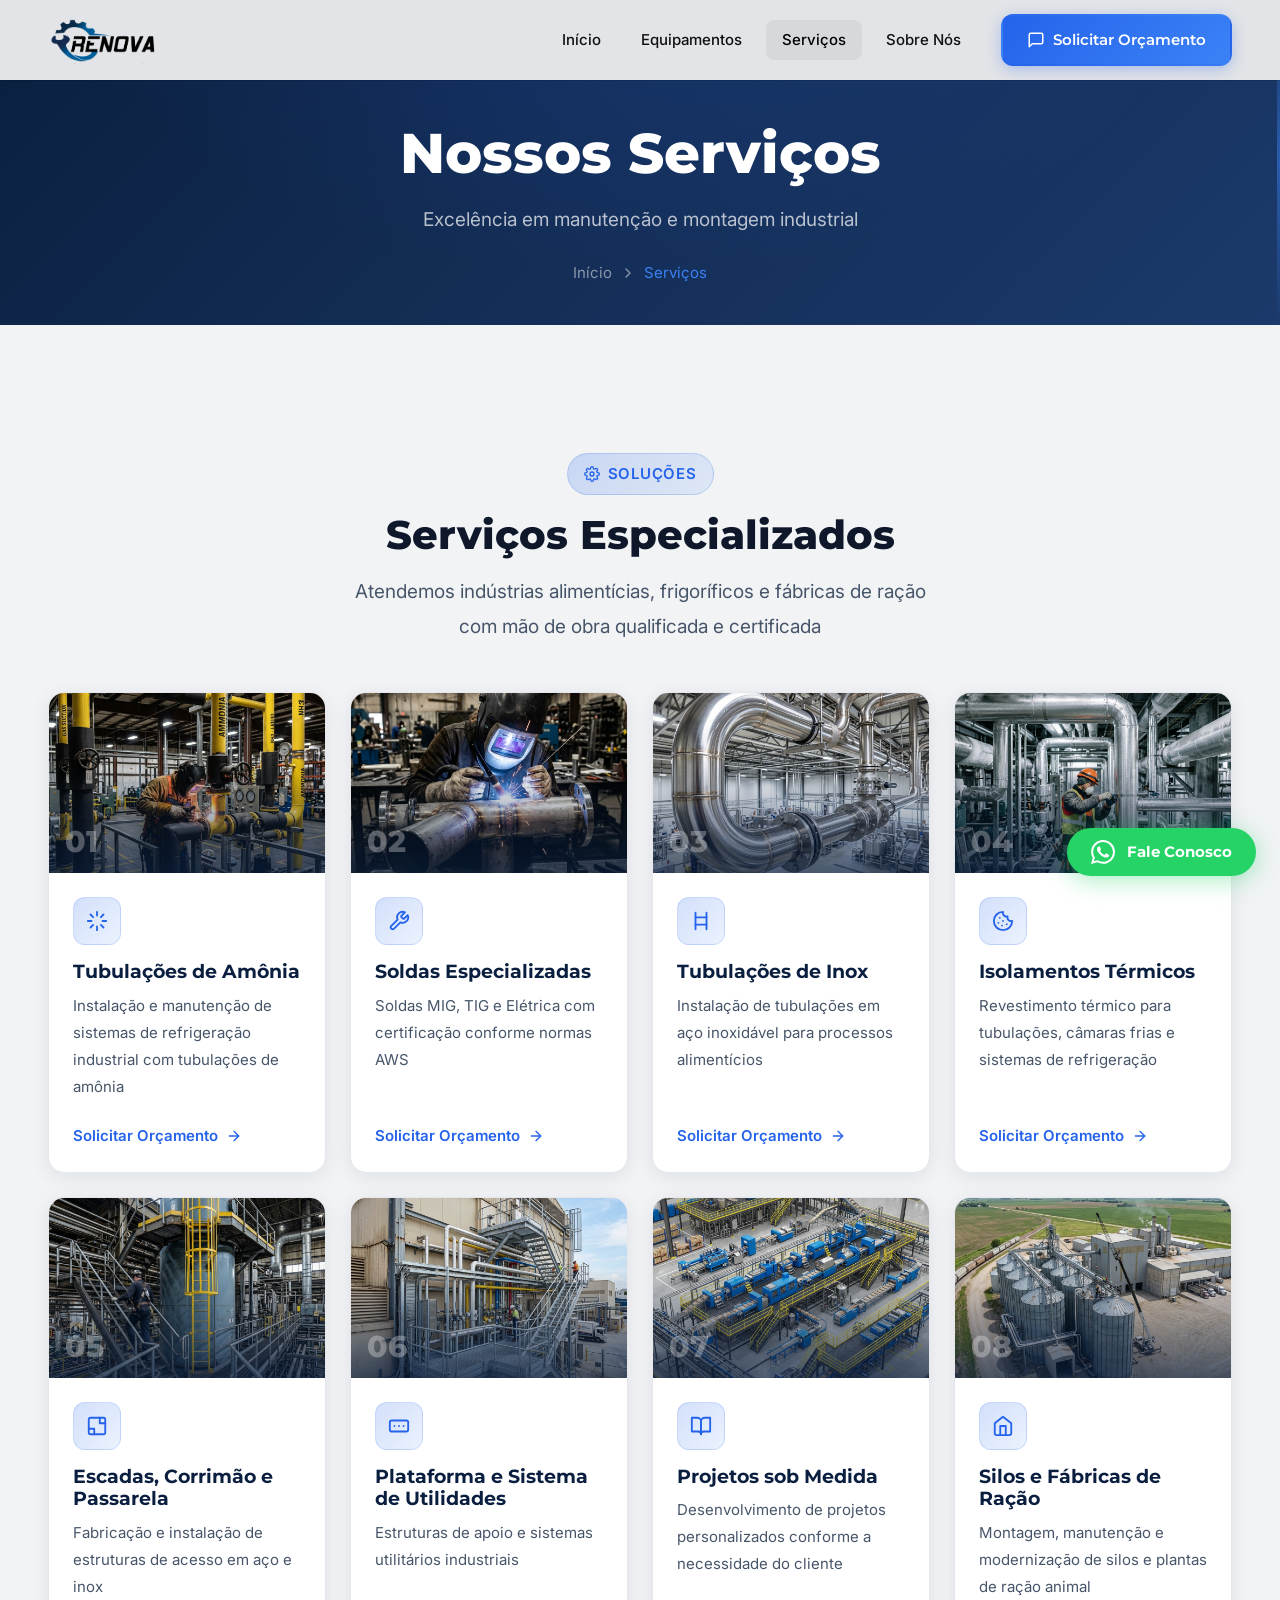
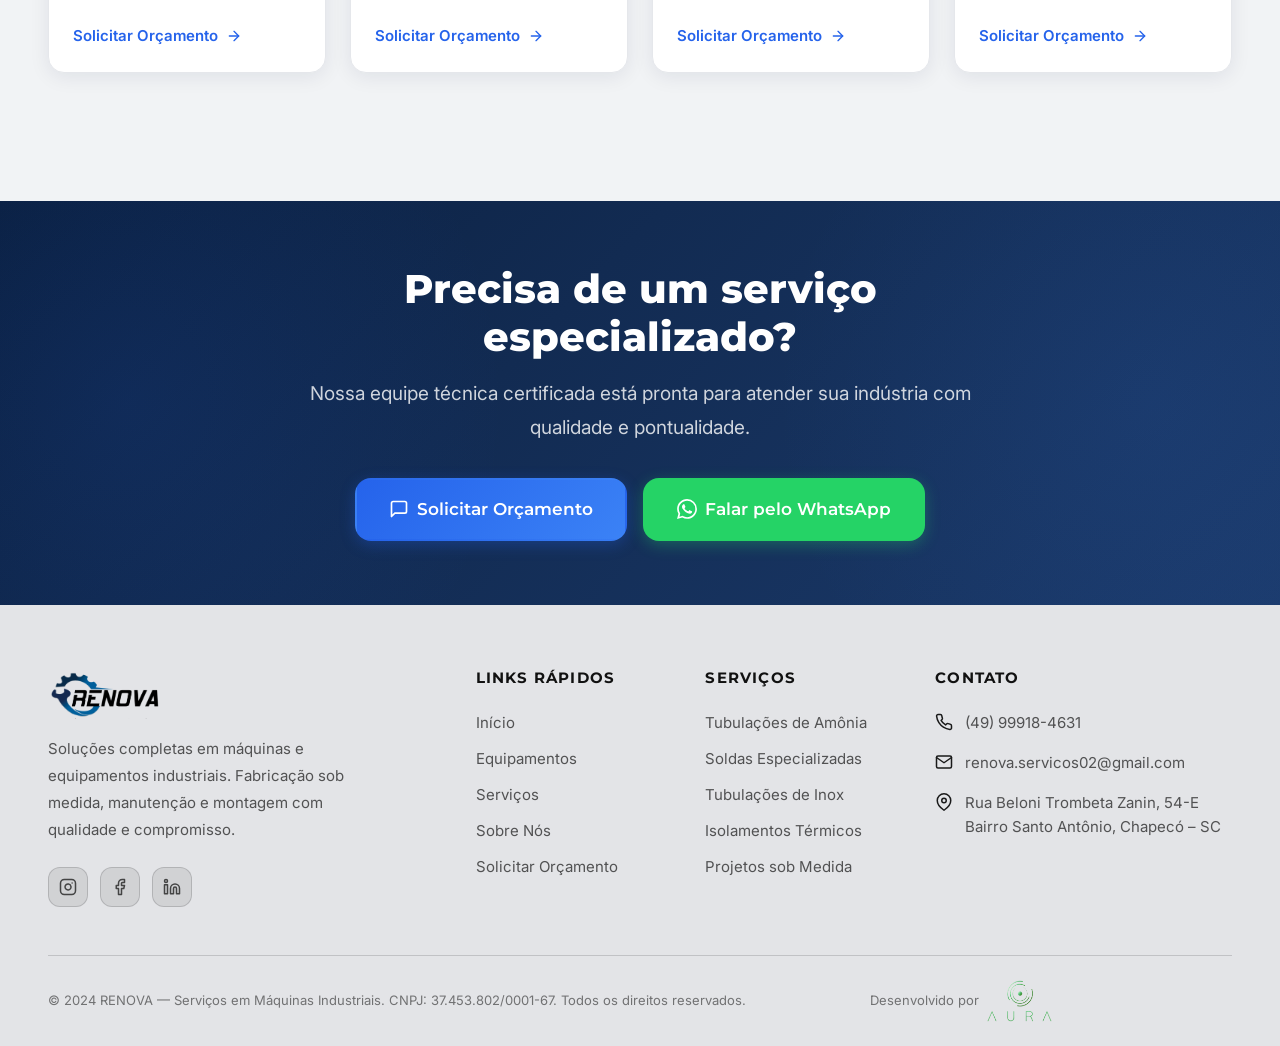
<file: servicos.html>
<!DOCTYPE html>
<html lang="pt-BR">
<head>
  <meta charset="UTF-8">
  <meta name="viewport" content="width=device-width, initial-scale=1.0">
  <meta http-equiv="X-UA-Compatible" content="IE=edge">

  <!-- SEO -->
  <title>Serviços Industriais | RENOVA — Serviços em Máquinas Industriais</title>
  <meta name="description" content="Serviços especializados em manutenção e montagem industrial: tubulações de amônia e inox, soldas MIG/TIG, isolamentos térmicos, plataformas e projetos sob medida.">
  <meta name="keywords" content="serviços industriais, manutenção industrial, montagem industrial, soldas MIG TIG, tubulações amônia, isolamento térmico, Chapecó SC">
  <meta name="author" content="RENOVA — Serviços em Máquinas Industriais">
  <meta name="robots" content="index, follow">
  <link rel="canonical" href="https://renovamaquinasindustriais.com.br/servicos.html">

  <!-- Open Graph -->
  <meta property="og:title" content="Serviços Industriais | RENOVA">
  <meta property="og:description" content="Excelência em manutenção e montagem industrial. Soldas AWS, tubulações, isolamentos e projetos sob medida.">
  <meta property="og:type" content="website">
  <meta property="og:url" content="https://renovamaquinasindustriais.com.br/servicos.html">
  <meta property="og:image" content="https://renovamaquinasindustriais.com.br/assets/images/logo.png">
  <meta property="og:locale" content="pt_BR">
  <meta property="og:site_name" content="RENOVA — Serviços em Máquinas Industriais">

  <!-- Twitter Card -->
  <meta name="twitter:card" content="summary_large_image">
  <meta name="twitter:title" content="Serviços Industriais | RENOVA">
  <meta name="twitter:description" content="Excelência em manutenção e montagem industrial. Soldas AWS, tubulações e projetos sob medida.">
  <meta name="twitter:image" content="https://renovamaquinasindustriais.com.br/assets/images/logo.png">

  <!-- Fonts -->
  <link rel="preconnect" href="https://fonts.googleapis.com">
  <link rel="preconnect" href="https://fonts.gstatic.com" crossorigin>
  <link href="https://fonts.googleapis.com/css2?family=Inter:wght@400;500;600;700&family=Montserrat:wght@600;700;800&display=swap" rel="stylesheet">

  <!-- CSS -->
  <link rel="stylesheet" href="css/variables.css">
  <link rel="stylesheet" href="css/reset.css">
  <link rel="stylesheet" href="css/main.css">
  <link rel="stylesheet" href="css/servicos.css">
  <link rel="stylesheet" href="css/responsive.css">

  <!-- Schema JSON-LD -->
  <script type="application/ld+json">
  {
    "@context": "https://schema.org",
    "@type": "Service",
    "serviceType": "Manutenção e Montagem Industrial",
    "provider": {
      "@type": "Organization",
      "name": "RENOVA — Serviços em Máquinas Industriais",
      "url": "https://renovamaquinasindustriais.com.br",
      "telephone": "+55-49-99918-4631",
      "email": "renova.servicos02@gmail.com",
      "address": {
        "@type": "PostalAddress",
        "streetAddress": "Rua Beloni Trombeta Zanin, 54-E",
        "addressLocality": "Chapecó",
        "addressRegion": "SC",
        "addressCountry": "BR"
      }
    },
    "areaServed": {
      "@type": "State",
      "name": "Santa Catarina"
    },
    "hasOfferCatalog": {
      "@type": "OfferCatalog",
      "name": "Serviços Industriais",
      "itemListElement": [
        {"@type": "Offer", "itemOffered": {"@type": "Service", "name": "Tubulações de Amônia"}},
        {"@type": "Offer", "itemOffered": {"@type": "Service", "name": "Soldas Especializadas"}},
        {"@type": "Offer", "itemOffered": {"@type": "Service", "name": "Tubulações de Inox"}},
        {"@type": "Offer", "itemOffered": {"@type": "Service", "name": "Isolamentos Térmicos"}},
        {"@type": "Offer", "itemOffered": {"@type": "Service", "name": "Escadas, Corrimão e Passarela"}},
        {"@type": "Offer", "itemOffered": {"@type": "Service", "name": "Plataforma e Sistema de Utilidades"}},
        {"@type": "Offer", "itemOffered": {"@type": "Service", "name": "Projetos sob Medida"}},
        {"@type": "Offer", "itemOffered": {"@type": "Service", "name": "Silos e Fábricas de Ração"}}
      ]
    }
  }
  </script>
</head>
<body>

  <!-- Skip Link -->
  <a href="#main-content" class="skip-link">Pular para o conteúdo principal</a>

  <!-- ========== HEADER ========== -->
  <header class="header" role="banner">
    <div class="container header__inner">
      <a href="index.html" class="header__logo" aria-label="RENOVA — Página Inicial">
        <img src="assets/images/logo.png" alt="RENOVA — Serviços em Máquinas Industriais" width="160" height="48">
      </a>

      <nav class="header__nav" role="navigation" aria-label="Navegação principal">
        <a href="index.html" class="header__link">Início</a>
        <a href="equipamentos.html" class="header__link">Equipamentos</a>
        <a href="servicos.html" class="header__link active">Serviços</a>
        <a href="sobre.html" class="header__link">Sobre Nós</a>
        <div class="header__cta">
          <a href="contato.html" class="btn btn--primary">
            <svg xmlns="http://www.w3.org/2000/svg" width="18" height="18" viewBox="0 0 24 24" fill="none" stroke="currentColor" stroke-width="2" stroke-linecap="round" stroke-linejoin="round"><path d="M21 15a2 2 0 0 1-2 2H7l-4 4V5a2 2 0 0 1 2-2h14a2 2 0 0 1 2 2z"/></svg>
            Solicitar Orçamento
          </a>
        </div>
      </nav>

      <button class="header__menu-btn" aria-label="Abrir menu de navegação" aria-expanded="false">
        <span></span>
        <span></span>
        <span></span>
      </button>
    </div>
  </header>

  <!-- ========== MAIN ========== -->
  <main id="main-content">

    <!-- Page Hero -->
    <section class="page-hero">
      <div class="container">
        <h1 class="page-hero__title fade-in">Nossos Serviços</h1>
        <p class="page-hero__subtitle fade-in">Excelência em manutenção e montagem industrial</p>
        <nav class="page-hero__breadcrumb fade-in" aria-label="Breadcrumb">
          <a href="index.html">Início</a>
          <svg xmlns="http://www.w3.org/2000/svg" width="16" height="16" viewBox="0 0 24 24" fill="none" stroke="currentColor" stroke-width="2" stroke-linecap="round" stroke-linejoin="round"><polyline points="9 18 15 12 9 6"/></svg>
          <span>Serviços</span>
        </nav>
      </div>
    </section>

    <!-- Services Grid -->
    <section class="section section--lg servicos-section">
      <div class="container">
        <div class="section__header fade-in">
          <span class="section__badge">
            <svg xmlns="http://www.w3.org/2000/svg" width="16" height="16" viewBox="0 0 24 24" fill="none" stroke="currentColor" stroke-width="2" stroke-linecap="round" stroke-linejoin="round"><circle cx="12" cy="12" r="3"/><path d="M19.4 15a1.65 1.65 0 0 0 .33 1.82l.06.06a2 2 0 0 1 0 2.83 2 2 0 0 1-2.83 0l-.06-.06a1.65 1.65 0 0 0-1.82-.33 1.65 1.65 0 0 0-1 1.51V21a2 2 0 0 1-2 2 2 2 0 0 1-2-2v-.09A1.65 1.65 0 0 0 9 19.4a1.65 1.65 0 0 0-1.82.33l-.06.06a2 2 0 0 1-2.83 0 2 2 0 0 1 0-2.83l.06-.06A1.65 1.65 0 0 0 4.68 15a1.65 1.65 0 0 0-1.51-1H3a2 2 0 0 1-2-2 2 2 0 0 1 2-2h.09A1.65 1.65 0 0 0 4.6 9a1.65 1.65 0 0 0-.33-1.82l-.06-.06a2 2 0 0 1 0-2.83 2 2 0 0 1 2.83 0l.06.06A1.65 1.65 0 0 0 9 4.68a1.65 1.65 0 0 0 1-1.51V3a2 2 0 0 1 2-2 2 2 0 0 1 2 2v.09a1.65 1.65 0 0 0 1 1.51 1.65 1.65 0 0 0 1.82-.33l.06-.06a2 2 0 0 1 2.83 0 2 2 0 0 1 0 2.83l-.06.06a1.65 1.65 0 0 0-.33 1.82V9a1.65 1.65 0 0 0 1.51 1H21a2 2 0 0 1 2 2 2 2 0 0 1-2 2h-.09a1.65 1.65 0 0 0-1.51 1z"/></svg>
            Soluções
          </span>
          <h2 class="section__title">Serviços Especializados</h2>
          <p class="section__subtitle">Atendemos indústrias alimentícias, frigoríficos e fábricas de ração com mão de obra qualificada e certificada</p>
        </div>

        <div class="servicos-grid">

          <!-- Card 1: Tubulações de Amônia -->
          <article class="servico-card fade-in delay-1">
            <div class="servico-card__image-wrapper">
              <img src="assets/images/servicos/amonia.png" alt="Tubulações de Amônia para refrigeração industrial" class="servico-card__image" loading="lazy" width="400" height="280">
              <div class="servico-card__overlay">
                <span class="servico-card__number">01</span>
              </div>
            </div>
            <div class="servico-card__body">
              <div class="servico-card__icon">
                <svg xmlns="http://www.w3.org/2000/svg" width="24" height="24" viewBox="0 0 24 24" fill="none" stroke="currentColor" stroke-width="2" stroke-linecap="round" stroke-linejoin="round"><path d="M12 2v4m0 12v4M4.93 4.93l2.83 2.83m8.48 8.48l2.83 2.83M2 12h4m12 0h4M4.93 19.07l2.83-2.83m8.48-8.48l2.83-2.83"/></svg>
              </div>
              <h3 class="servico-card__title">Tubulações de Amônia</h3>
              <p class="servico-card__text">Instalação e manutenção de sistemas de refrigeração industrial com tubulações de amônia</p>
              <a href="contato.html?tipo=Manutenção+Industrial&servico=Tubulacoes+Amonia" class="card__link">
                Solicitar Orçamento
                <svg xmlns="http://www.w3.org/2000/svg" width="16" height="16" viewBox="0 0 24 24" fill="none" stroke="currentColor" stroke-width="2" stroke-linecap="round" stroke-linejoin="round"><line x1="5" y1="12" x2="19" y2="12"/><polyline points="12 5 19 12 12 19"/></svg>
              </a>
            </div>
          </article>

          <!-- Card 2: Soldas Especializadas -->
          <article class="servico-card fade-in delay-2">
            <div class="servico-card__image-wrapper">
              <img src="assets/images/servicos/soldas.png" alt="Soldas Especializadas MIG TIG e Elétrica" class="servico-card__image" loading="lazy" width="400" height="280">
              <div class="servico-card__overlay">
                <span class="servico-card__number">02</span>
              </div>
            </div>
            <div class="servico-card__body">
              <div class="servico-card__icon">
                <svg xmlns="http://www.w3.org/2000/svg" width="24" height="24" viewBox="0 0 24 24" fill="none" stroke="currentColor" stroke-width="2" stroke-linecap="round" stroke-linejoin="round"><path d="M14.7 6.3a1 1 0 0 0 0 1.4l1.6 1.6a1 1 0 0 0 1.4 0l3.77-3.77a6 6 0 0 1-7.94 7.94l-6.91 6.91a2.12 2.12 0 0 1-3-3l6.91-6.91a6 6 0 0 1 7.94-7.94l-3.76 3.76z"/></svg>
              </div>
              <h3 class="servico-card__title">Soldas Especializadas</h3>
              <p class="servico-card__text">Soldas MIG, TIG e Elétrica com certificação conforme normas AWS</p>
              <a href="contato.html?tipo=Manutenção+Industrial&servico=Soldas+Especializadas" class="card__link">
                Solicitar Orçamento
                <svg xmlns="http://www.w3.org/2000/svg" width="16" height="16" viewBox="0 0 24 24" fill="none" stroke="currentColor" stroke-width="2" stroke-linecap="round" stroke-linejoin="round"><line x1="5" y1="12" x2="19" y2="12"/><polyline points="12 5 19 12 12 19"/></svg>
              </a>
            </div>
          </article>

          <!-- Card 3: Tubulações de Inox -->
          <article class="servico-card fade-in delay-3">
            <div class="servico-card__image-wrapper">
              <img src="assets/images/servicos/inox.png" alt="Tubulações de Inox para processos alimentícios" class="servico-card__image" loading="lazy" width="400" height="280">
              <div class="servico-card__overlay">
                <span class="servico-card__number">03</span>
              </div>
            </div>
            <div class="servico-card__body">
              <div class="servico-card__icon">
                <svg xmlns="http://www.w3.org/2000/svg" width="24" height="24" viewBox="0 0 24 24" fill="none" stroke="currentColor" stroke-width="2" stroke-linecap="round" stroke-linejoin="round"><path d="M6 3v18"/><path d="M18 3v18"/><path d="M6 8h12"/><path d="M6 16h12"/></svg>
              </div>
              <h3 class="servico-card__title">Tubulações de Inox</h3>
              <p class="servico-card__text">Instalação de tubulações em aço inoxidável para processos alimentícios</p>
              <a href="contato.html?tipo=Manutenção+Industrial&servico=Tubulacoes+Inox" class="card__link">
                Solicitar Orçamento
                <svg xmlns="http://www.w3.org/2000/svg" width="16" height="16" viewBox="0 0 24 24" fill="none" stroke="currentColor" stroke-width="2" stroke-linecap="round" stroke-linejoin="round"><line x1="5" y1="12" x2="19" y2="12"/><polyline points="12 5 19 12 12 19"/></svg>
              </a>
            </div>
          </article>

          <!-- Card 4: Isolamentos Térmicos -->
          <article class="servico-card fade-in delay-4">
            <div class="servico-card__image-wrapper">
              <img src="assets/images/servicos/isolamento.png" alt="Isolamentos Térmicos para refrigeração" class="servico-card__image" loading="lazy" width="400" height="280">
              <div class="servico-card__overlay">
                <span class="servico-card__number">04</span>
              </div>
            </div>
            <div class="servico-card__body">
              <div class="servico-card__icon">
                <svg xmlns="http://www.w3.org/2000/svg" width="24" height="24" viewBox="0 0 24 24" fill="none" stroke="currentColor" stroke-width="2" stroke-linecap="round" stroke-linejoin="round"><path d="M12 2a10 10 0 1 0 10 10 4 4 0 0 1-5-5 4 4 0 0 1-5-5"/><path d="M8.5 8.5v.01"/><path d="M16 15.5v.01"/><path d="M12 12v.01"/><path d="M11 17v.01"/><path d="M7 14v.01"/></svg>
              </div>
              <h3 class="servico-card__title">Isolamentos Térmicos</h3>
              <p class="servico-card__text">Revestimento térmico para tubulações, câmaras frias e sistemas de refrigeração</p>
              <a href="contato.html?tipo=Manutenção+Industrial&servico=Isolamentos+Termicos" class="card__link">
                Solicitar Orçamento
                <svg xmlns="http://www.w3.org/2000/svg" width="16" height="16" viewBox="0 0 24 24" fill="none" stroke="currentColor" stroke-width="2" stroke-linecap="round" stroke-linejoin="round"><line x1="5" y1="12" x2="19" y2="12"/><polyline points="12 5 19 12 12 19"/></svg>
              </a>
            </div>
          </article>

          <!-- Card 5: Escadas, Corrimão e Passarela -->
          <article class="servico-card fade-in delay-1">
            <div class="servico-card__image-wrapper">
              <img src="assets/images/servicos/escadas.png" alt="Escadas, Corrimão e Passarela industriais" class="servico-card__image" loading="lazy" width="400" height="280">
              <div class="servico-card__overlay">
                <span class="servico-card__number">05</span>
              </div>
            </div>
            <div class="servico-card__body">
              <div class="servico-card__icon">
                <svg xmlns="http://www.w3.org/2000/svg" width="24" height="24" viewBox="0 0 24 24" fill="none" stroke="currentColor" stroke-width="2" stroke-linecap="round" stroke-linejoin="round"><rect x="3" y="3" width="18" height="18" rx="2"/><path d="M3 15h6v6"/><path d="M15 3v6h6"/></svg>
              </div>
              <h3 class="servico-card__title">Escadas, Corrimão e Passarela</h3>
              <p class="servico-card__text">Fabricação e instalação de estruturas de acesso em aço e inox</p>
              <a href="contato.html?tipo=Montagem+Industrial&servico=Escadas+Corrimao+Passarela" class="card__link">
                Solicitar Orçamento
                <svg xmlns="http://www.w3.org/2000/svg" width="16" height="16" viewBox="0 0 24 24" fill="none" stroke="currentColor" stroke-width="2" stroke-linecap="round" stroke-linejoin="round"><line x1="5" y1="12" x2="19" y2="12"/><polyline points="12 5 19 12 12 19"/></svg>
              </a>
            </div>
          </article>

          <!-- Card 6: Plataforma e Sistema de Utilidades -->
          <article class="servico-card fade-in delay-2">
            <div class="servico-card__image-wrapper">
              <img src="assets/images/servicos/plataformas.png" alt="Plataforma e Sistema de Utilidades" class="servico-card__image" loading="lazy" width="400" height="280">
              <div class="servico-card__overlay">
                <span class="servico-card__number">06</span>
              </div>
            </div>
            <div class="servico-card__body">
              <div class="servico-card__icon">
                <svg xmlns="http://www.w3.org/2000/svg" width="24" height="24" viewBox="0 0 24 24" fill="none" stroke="currentColor" stroke-width="2" stroke-linecap="round" stroke-linejoin="round"><rect x="2" y="6" width="20" height="12" rx="2"/><path d="M12 12h.01"/><path d="M17 12h.01"/><path d="M7 12h.01"/></svg>
              </div>
              <h3 class="servico-card__title">Plataforma e Sistema de Utilidades</h3>
              <p class="servico-card__text">Estruturas de apoio e sistemas utilitários industriais</p>
              <a href="contato.html?tipo=Montagem+Industrial&servico=Plataforma+Sistema+Utilidades" class="card__link">
                Solicitar Orçamento
                <svg xmlns="http://www.w3.org/2000/svg" width="16" height="16" viewBox="0 0 24 24" fill="none" stroke="currentColor" stroke-width="2" stroke-linecap="round" stroke-linejoin="round"><line x1="5" y1="12" x2="19" y2="12"/><polyline points="12 5 19 12 12 19"/></svg>
              </a>
            </div>
          </article>

          <!-- Card 7: Projetos sob Medida -->
          <article class="servico-card fade-in delay-3">
            <div class="servico-card__image-wrapper">
              <img src="assets/images/servicos/projetos.png" alt="Projetos sob Medida personalizados" class="servico-card__image" loading="lazy" width="400" height="280">
              <div class="servico-card__overlay">
                <span class="servico-card__number">07</span>
              </div>
            </div>
            <div class="servico-card__body">
              <div class="servico-card__icon">
                <svg xmlns="http://www.w3.org/2000/svg" width="24" height="24" viewBox="0 0 24 24" fill="none" stroke="currentColor" stroke-width="2" stroke-linecap="round" stroke-linejoin="round"><path d="M2 3h6a4 4 0 0 1 4 4v14a3 3 0 0 0-3-3H2z"/><path d="M22 3h-6a4 4 0 0 0-4 4v14a3 3 0 0 1 3-3h7z"/></svg>
              </div>
              <h3 class="servico-card__title">Projetos sob Medida</h3>
              <p class="servico-card__text">Desenvolvimento de projetos personalizados conforme a necessidade do cliente</p>
              <a href="contato.html?tipo=Projeto+sob+Medida&servico=Projetos+Personalizados" class="card__link">
                Solicitar Orçamento
                <svg xmlns="http://www.w3.org/2000/svg" width="16" height="16" viewBox="0 0 24 24" fill="none" stroke="currentColor" stroke-width="2" stroke-linecap="round" stroke-linejoin="round"><line x1="5" y1="12" x2="19" y2="12"/><polyline points="12 5 19 12 12 19"/></svg>
              </a>
            </div>
          </article>

          <!-- Card 8: Silos e Fábricas de Ração -->
          <article class="servico-card fade-in delay-4">
            <div class="servico-card__image-wrapper">
              <img src="assets/images/servicos/silos.png" alt="Silos e Fábricas de Ração" class="servico-card__image" loading="lazy" width="400" height="280">
              <div class="servico-card__overlay">
                <span class="servico-card__number">08</span>
              </div>
            </div>
            <div class="servico-card__body">
              <div class="servico-card__icon">
                <svg xmlns="http://www.w3.org/2000/svg" width="24" height="24" viewBox="0 0 24 24" fill="none" stroke="currentColor" stroke-width="2" stroke-linecap="round" stroke-linejoin="round"><path d="M3 9l9-7 9 7v11a2 2 0 0 1-2 2H5a2 2 0 0 1-2-2z"/><polyline points="9 22 9 12 15 12 15 22"/></svg>
              </div>
              <h3 class="servico-card__title">Silos e Fábricas de Ração</h3>
              <p class="servico-card__text">Montagem, manutenção e modernização de silos e plantas de ração animal</p>
              <a href="contato.html?tipo=Montagem+Industrial&servico=Silos+Fabricas+Racao" class="card__link">
                Solicitar Orçamento
                <svg xmlns="http://www.w3.org/2000/svg" width="16" height="16" viewBox="0 0 24 24" fill="none" stroke="currentColor" stroke-width="2" stroke-linecap="round" stroke-linejoin="round"><line x1="5" y1="12" x2="19" y2="12"/><polyline points="12 5 19 12 12 19"/></svg>
              </a>
            </div>
          </article>

        </div>
      </div>
    </section>

    <!-- CTA Section -->
    <section class="section section--dark servicos-cta">
      <div class="container">
        <div class="servicos-cta__content fade-in">
          <h2 class="servicos-cta__title">Precisa de um serviço especializado?</h2>
          <p class="servicos-cta__text">Nossa equipe técnica certificada está pronta para atender sua indústria com qualidade e pontualidade.</p>
          <div class="servicos-cta__buttons">
            <a href="contato.html" class="btn btn--primary btn--lg">
              <svg xmlns="http://www.w3.org/2000/svg" width="20" height="20" viewBox="0 0 24 24" fill="none" stroke="currentColor" stroke-width="2" stroke-linecap="round" stroke-linejoin="round"><path d="M21 15a2 2 0 0 1-2 2H7l-4 4V5a2 2 0 0 1 2-2h14a2 2 0 0 1 2 2z"/></svg>
              Solicitar Orçamento
            </a>
            <a href="https://wa.me/5549999184631?text=Olá! Gostaria de saber mais sobre os serviços industriais da RENOVA." class="btn btn--whatsapp btn--lg" target="_blank" rel="noopener noreferrer">
              <svg xmlns="http://www.w3.org/2000/svg" width="20" height="20" viewBox="0 0 24 24" fill="currentColor"><path d="M17.472 14.382c-.297-.149-1.758-.867-2.03-.967-.273-.099-.471-.148-.67.15-.197.297-.767.966-.94 1.164-.173.199-.347.223-.644.075-.297-.15-1.255-.463-2.39-1.475-.883-.788-1.48-1.761-1.653-2.059-.173-.297-.018-.458.13-.606.134-.133.298-.347.446-.52.149-.174.198-.298.298-.497.099-.198.05-.371-.025-.52-.075-.149-.669-1.612-.916-2.207-.242-.579-.487-.5-.669-.51-.173-.008-.371-.01-.57-.01-.198 0-.52.074-.792.372-.272.297-1.04 1.016-1.04 2.479 0 1.462 1.065 2.875 1.213 3.074.149.198 2.096 3.2 5.077 4.487.709.306 1.262.489 1.694.625.712.227 1.36.195 1.871.118.571-.085 1.758-.719 2.006-1.413.248-.694.248-1.289.173-1.413-.074-.124-.272-.198-.57-.347m-5.421 7.403h-.004a9.87 9.87 0 01-5.031-1.378l-.361-.214-3.741.982.998-3.648-.235-.374a9.86 9.86 0 01-1.51-5.26c.001-5.45 4.436-9.884 9.888-9.884 2.64 0 5.122 1.03 6.988 2.898a9.825 9.825 0 012.893 6.994c-.003 5.45-4.437 9.884-9.885 9.884m8.413-18.297A11.815 11.815 0 0012.05 0C5.495 0 .16 5.335.157 11.892c0 2.096.547 4.142 1.588 5.945L.057 24l6.305-1.654a11.882 11.882 0 005.683 1.448h.005c6.554 0 11.89-5.335 11.893-11.893a11.821 11.821 0 00-3.48-8.413z"/></svg>
              Falar pelo WhatsApp
            </a>
          </div>
        </div>
      </div>
    </section>

  </main>

  <!-- ========== FOOTER ========== -->
  <footer class="footer" role="contentinfo">
    <div class="container">
      <div class="footer__grid">

        <!-- Brand -->
        <div class="footer__brand">
          <img src="assets/images/logo.png" alt="RENOVA" class="footer__logo" width="160" height="50">
          <p class="footer__description">Soluções completas em máquinas e equipamentos industriais. Fabricação sob medida, manutenção e montagem com qualidade e compromisso.</p>
          <div class="footer__social">
            <a href="#" class="footer__social-link" aria-label="Instagram da RENOVA">
              <svg xmlns="http://www.w3.org/2000/svg" width="18" height="18" viewBox="0 0 24 24" fill="none" stroke="currentColor" stroke-width="2" stroke-linecap="round" stroke-linejoin="round"><rect x="2" y="2" width="20" height="20" rx="5" ry="5"/><path d="M16 11.37A4 4 0 1 1 12.63 8 4 4 0 0 1 16 11.37z"/><line x1="17.5" y1="6.5" x2="17.51" y2="6.5"/></svg>
            </a>
            <a href="#" class="footer__social-link" aria-label="Facebook da RENOVA">
              <svg xmlns="http://www.w3.org/2000/svg" width="18" height="18" viewBox="0 0 24 24" fill="none" stroke="currentColor" stroke-width="2" stroke-linecap="round" stroke-linejoin="round"><path d="M18 2h-3a5 5 0 0 0-5 5v3H7v4h3v8h4v-8h3l1-4h-4V7a1 1 0 0 1 1-1h3z"/></svg>
            </a>
            <a href="#" class="footer__social-link" aria-label="LinkedIn da RENOVA">
              <svg xmlns="http://www.w3.org/2000/svg" width="18" height="18" viewBox="0 0 24 24" fill="none" stroke="currentColor" stroke-width="2" stroke-linecap="round" stroke-linejoin="round"><path d="M16 8a6 6 0 0 1 6 6v7h-4v-7a2 2 0 0 0-2-2 2 2 0 0 0-2 2v7h-4v-7a6 6 0 0 1 6-6z"/><rect x="2" y="9" width="4" height="12"/><circle cx="4" cy="4" r="2"/></svg>
            </a>
          </div>
        </div>

        <!-- Links Rápidos -->
        <div>
          <h4 class="footer__heading">Links Rápidos</h4>
          <ul class="footer__links">
            <li><a href="index.html" class="footer__link">Início</a></li>
            <li><a href="equipamentos.html" class="footer__link">Equipamentos</a></li>
            <li><a href="servicos.html" class="footer__link">Serviços</a></li>
            <li><a href="sobre.html" class="footer__link">Sobre Nós</a></li>
            <li><a href="contato.html" class="footer__link">Solicitar Orçamento</a></li>
          </ul>
        </div>

        <!-- Serviços -->
        <div>
          <h4 class="footer__heading">Serviços</h4>
          <ul class="footer__links">
            <li><a href="servicos.html" class="footer__link">Tubulações de Amônia</a></li>
            <li><a href="servicos.html" class="footer__link">Soldas Especializadas</a></li>
            <li><a href="servicos.html" class="footer__link">Tubulações de Inox</a></li>
            <li><a href="servicos.html" class="footer__link">Isolamentos Térmicos</a></li>
            <li><a href="servicos.html" class="footer__link">Projetos sob Medida</a></li>
          </ul>
        </div>

        <!-- Contato -->
        <div>
          <h4 class="footer__heading">Contato</h4>
          <div class="footer__contact-item">
            <svg xmlns="http://www.w3.org/2000/svg" width="18" height="18" viewBox="0 0 24 24" fill="none" stroke="currentColor" stroke-width="2" stroke-linecap="round" stroke-linejoin="round"><path d="M22 16.92v3a2 2 0 0 1-2.18 2 19.79 19.79 0 0 1-8.63-3.07 19.5 19.5 0 0 1-6-6 19.79 19.79 0 0 1-3.07-8.67A2 2 0 0 1 4.11 2h3a2 2 0 0 1 2 1.72 12.84 12.84 0 0 0 .7 2.81 2 2 0 0 1-.45 2.11L8.09 9.91a16 16 0 0 0 6 6l1.27-1.27a2 2 0 0 1 2.11-.45 12.84 12.84 0 0 0 2.81.7A2 2 0 0 1 22 16.92z"/></svg>
            <a href="tel:+5549999184631">(49) 99918-4631</a>
          </div>
          <div class="footer__contact-item">
            <svg xmlns="http://www.w3.org/2000/svg" width="18" height="18" viewBox="0 0 24 24" fill="none" stroke="currentColor" stroke-width="2" stroke-linecap="round" stroke-linejoin="round"><path d="M4 4h16c1.1 0 2 .9 2 2v12c0 1.1-.9 2-2 2H4c-1.1 0-2-.9-2-2V6c0-1.1.9-2 2-2z"/><polyline points="22,6 12,13 2,6"/></svg>
            <a href="mailto:renova.servicos02@gmail.com">renova.servicos02@gmail.com</a>
          </div>
          <div class="footer__contact-item">
            <svg xmlns="http://www.w3.org/2000/svg" width="18" height="18" viewBox="0 0 24 24" fill="none" stroke="currentColor" stroke-width="2" stroke-linecap="round" stroke-linejoin="round"><path d="M21 10c0 7-9 13-9 13s-9-6-9-13a9 9 0 0 1 18 0z"/><circle cx="12" cy="10" r="3"/></svg>
            <span>Rua Beloni Trombeta Zanin, 54-E<br>Bairro Santo Antônio, Chapecó – SC</span>
          </div>
        </div>

      </div>

      <!-- Bottom Bar -->
      <div class="footer__bottom">
        <p class="footer__copy">&copy; 2024 RENOVA — Serviços em Máquinas Industriais. CNPJ: 37.453.802/0001-67. Todos os direitos reservados.</p>
        <a href="https://www.aurapublicidade.com.br" class="footer__dev" target="_blank" rel="noopener noreferrer">
          <span>Desenvolvido por</span>
          <img src="assets/images/aura.png" alt="Aura Publicidade" width="60" height="24">
        </a>
      </div>
    </div>
  </footer>

  <!-- ========== WHATSAPP FLOAT ========== -->
  <a href="https://wa.me/5549999184631" class="whatsapp-float" target="_blank" rel="noopener noreferrer" aria-label="Fale conosco pelo WhatsApp">
    <svg xmlns="http://www.w3.org/2000/svg" width="24" height="24" viewBox="0 0 24 24" fill="currentColor"><path d="M17.472 14.382c-.297-.149-1.758-.867-2.03-.967-.273-.099-.471-.148-.67.15-.197.297-.767.966-.94 1.164-.173.199-.347.223-.644.075-.297-.15-1.255-.463-2.39-1.475-.883-.788-1.48-1.761-1.653-2.059-.173-.297-.018-.458.13-.606.134-.133.298-.347.446-.52.149-.174.198-.298.298-.497.099-.198.05-.371-.025-.52-.075-.149-.669-1.612-.916-2.207-.242-.579-.487-.5-.669-.51-.173-.008-.371-.01-.57-.01-.198 0-.52.074-.792.372-.272.297-1.04 1.016-1.04 2.479 0 1.462 1.065 2.875 1.213 3.074.149.198 2.096 3.2 5.077 4.487.709.306 1.262.489 1.694.625.712.227 1.36.195 1.871.118.571-.085 1.758-.719 2.006-1.413.248-.694.248-1.289.173-1.413-.074-.124-.272-.198-.57-.347m-5.421 7.403h-.004a9.87 9.87 0 01-5.031-1.378l-.361-.214-3.741.982.998-3.648-.235-.374a9.86 9.86 0 01-1.51-5.26c.001-5.45 4.436-9.884 9.888-9.884 2.64 0 5.122 1.03 6.988 2.898a9.825 9.825 0 012.893 6.994c-.003 5.45-4.437 9.884-9.885 9.884m8.413-18.297A11.815 11.815 0 0012.05 0C5.495 0 .16 5.335.157 11.892c0 2.096.547 4.142 1.588 5.945L.057 24l6.305-1.654a11.882 11.882 0 005.683 1.448h.005c6.554 0 11.89-5.335 11.893-11.893a11.821 11.821 0 00-3.48-8.413z"/></svg>
    <span>Fale Conosco</span>
  </a>

  <!-- JS -->
  <script src="js/main.js"></script>
  <script src="js/animations.js"></script>
</body>
</html>
</file>
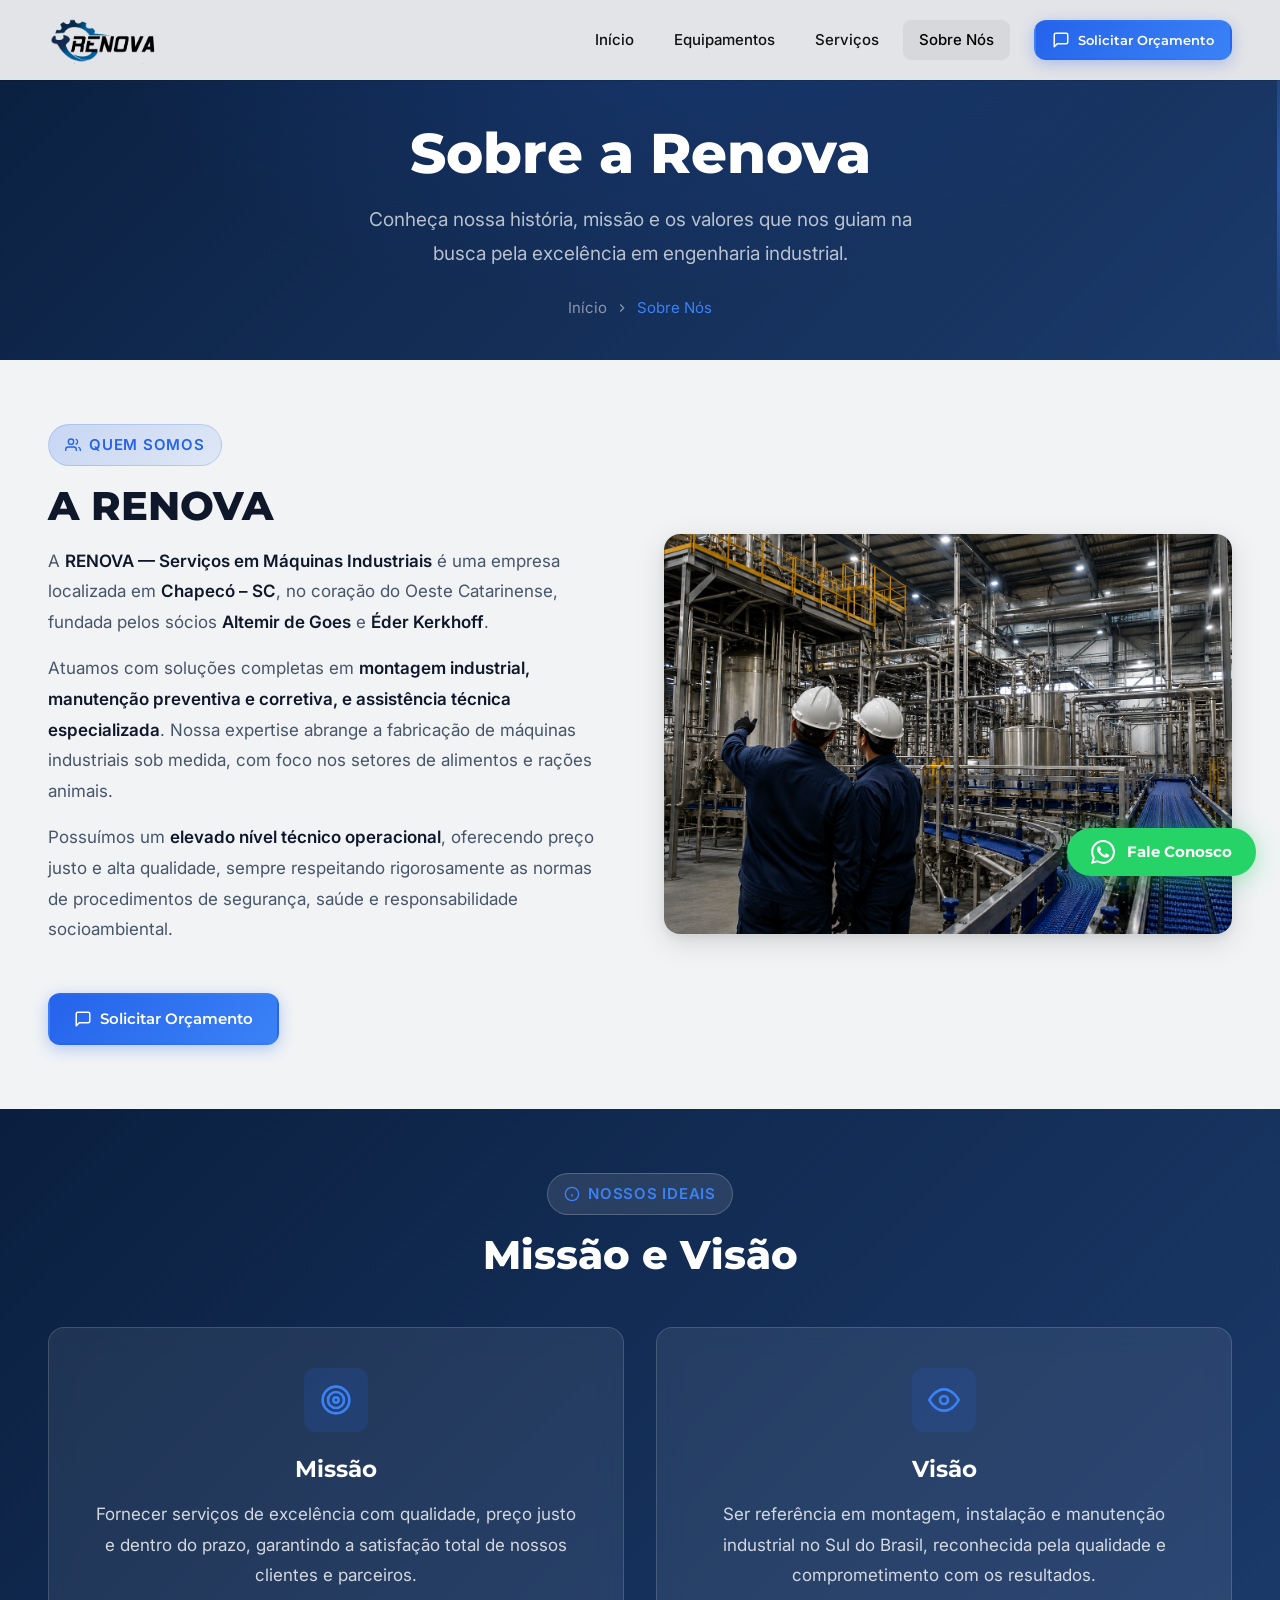
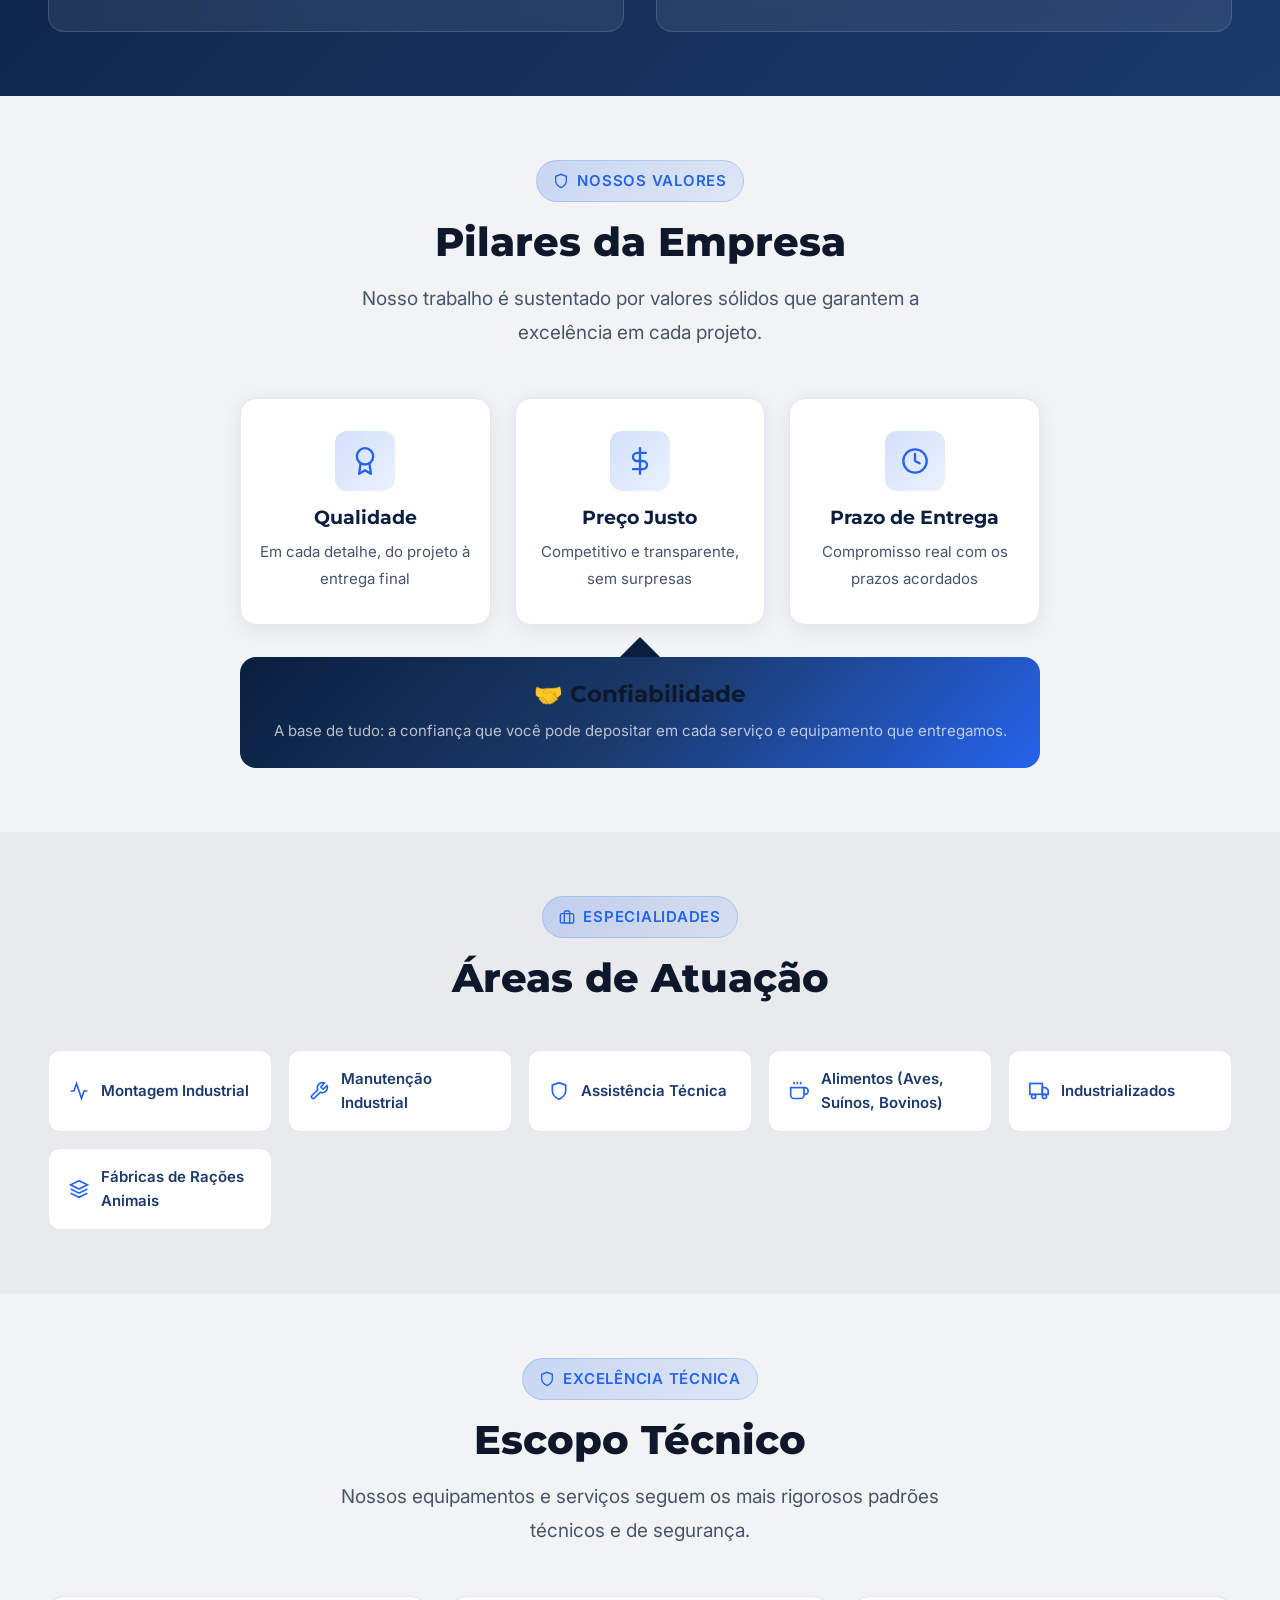
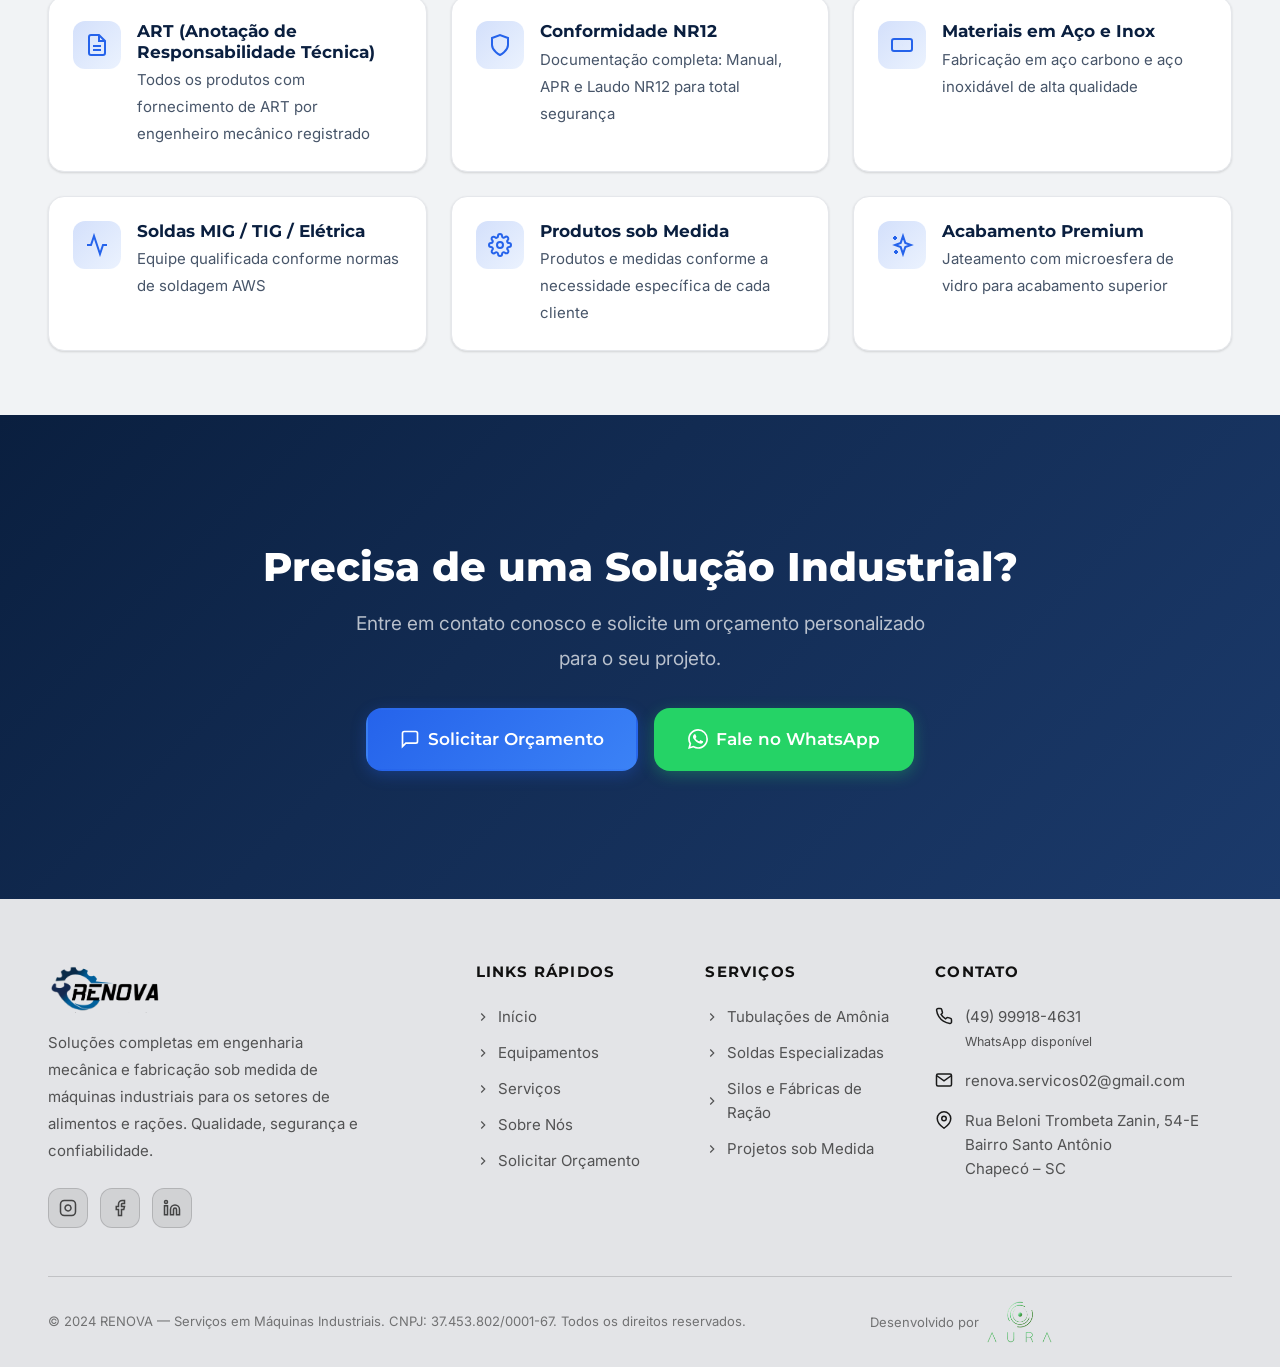
<file: sobre.html>
<!DOCTYPE html>
<html lang="pt-BR">
<head>
  <meta charset="UTF-8">
  <meta name="viewport" content="width=device-width, initial-scale=1.0">
  <title>Sobre a Renova | RENOVA — Serviços em Máquinas Industriais</title>
  <meta name="description" content="Conheça a RENOVA: missão, visão e pilares. Soluções em engenharia mecânica e fabricação sob medida para o setor de alimentos e rações em Chapecó-SC.">
  <meta name="keywords" content="sobre a Renova, engenharia mecânica, máquinas industriais, Chapecó SC, NR12, fabricação sob medida">
  <meta name="author" content="RENOVA — Serviços em Máquinas Industriais">
  <meta name="robots" content="index, follow">
  <link rel="canonical" href="https://renovamaquinasindustriais.com.br/sobre.html">

  <!-- Open Graph -->
  <meta property="og:title" content="Sobre a Renova | Serviços em Máquinas Industriais">
  <meta property="og:description" content="Conheça nossa missão, visão e pilares. Engenharia de qualidade para o setor de alimentos e rações.">
  <meta property="og:type" content="website">
  <meta property="og:url" content="https://renovamaquinasindustriais.com.br/sobre.html">
  <meta property="og:image" content="https://renovamaquinasindustriais.com.br/assets/images/logo.png">
  <meta property="og:locale" content="pt_BR">
  <meta property="og:site_name" content="RENOVA — Serviços em Máquinas Industriais">

  <!-- Twitter Card -->
  <meta name="twitter:card" content="summary_large_image">
  <meta name="twitter:title" content="Sobre a Renova | Serviços em Máquinas Industriais">
  <meta name="twitter:description" content="Conheça nossa missão, visão e pilares. Engenharia de qualidade para o setor de alimentos e rações.">
  <meta name="twitter:image" content="https://renovamaquinasindustriais.com.br/assets/images/logo.png">

  <!-- Fonts -->
  <link rel="preconnect" href="https://fonts.googleapis.com">
  <link rel="preconnect" href="https://fonts.gstatic.com" crossorigin>
  <link href="https://fonts.googleapis.com/css2?family=Inter:wght@400;500;600;700&family=Montserrat:wght@600;700;800&display=swap" rel="stylesheet">

  <!-- CSS -->
  <link rel="stylesheet" href="css/variables.css">
  <link rel="stylesheet" href="css/reset.css">
  <link rel="stylesheet" href="css/main.css">
  <link rel="stylesheet" href="css/sobre.css">
  <link rel="stylesheet" href="css/responsive.css">
</head>
<body>
  <!-- Skip Link -->
  <a href="#main" class="skip-link">Ir para o conteúdo principal</a>

  <!-- ======== HEADER ======== -->
  <header class="header" role="banner">
    <div class="container header__inner">
      <a href="index.html" class="header__logo" aria-label="RENOVA — Página Inicial">
        <img src="assets/images/logo.png" alt="RENOVA — Serviços em Máquinas Industriais" width="160" height="48">
      </a>

      <nav class="header__nav" role="navigation" aria-label="Menu principal">
        <a href="index.html" class="header__link">Início</a>
        <a href="equipamentos.html" class="header__link">Equipamentos</a>
        <a href="servicos.html" class="header__link">Serviços</a>
        <a href="sobre.html" class="header__link active">Sobre Nós</a>
        <div class="header__cta">
          <a href="contato.html" class="btn btn--primary btn--sm">
            <svg width="18" height="18" viewBox="0 0 24 24" fill="none" stroke="currentColor" stroke-width="2" stroke-linecap="round" stroke-linejoin="round"><path d="M21 15a2 2 0 0 1-2 2H7l-4 4V5a2 2 0 0 1 2-2h14a2 2 0 0 1 2 2z"></path></svg>
            Solicitar Orçamento
          </a>
        </div>
      </nav>

      <button class="header__menu-btn" aria-label="Abrir menu de navegação" aria-expanded="false">
        <span></span>
        <span></span>
        <span></span>
      </button>
    </div>
  </header>

  <!-- ======== MAIN ======== -->
  <main id="main" role="main">

    <!-- ===== PAGE HERO ===== -->
    <section class="page-hero" aria-labelledby="page-title">
      <div class="container">
        <h1 id="page-title" class="page-hero__title fade-in">Sobre a Renova</h1>
        <p class="page-hero__subtitle fade-in delay-1">Conheça nossa história, missão e os valores que nos guiam na busca pela excelência em engenharia industrial.</p>
        <div class="page-hero__breadcrumb fade-in delay-2">
          <a href="index.html">Início</a>
          <svg width="14" height="14" viewBox="0 0 24 24" fill="none" stroke="currentColor" stroke-width="2"><polyline points="9 18 15 12 9 6"></polyline></svg>
          <span>Sobre Nós</span>
        </div>
      </div>
    </section>

    <!-- ===== QUEM SOMOS ===== -->
    <section class="section" aria-labelledby="about-title">
      <div class="container">
        <div class="about-intro">
          <div class="about-intro__content fade-in-left">
            <span class="section__badge">
              <svg width="16" height="16" viewBox="0 0 24 24" fill="none" stroke="currentColor" stroke-width="2"><path d="M17 21v-2a4 4 0 0 0-4-4H5a4 4 0 0 0-4 4v2"></path><circle cx="9" cy="7" r="4"></circle><path d="M23 21v-2a4 4 0 0 0-3-3.87"></path><path d="M16 3.13a4 4 0 0 1 0 7.75"></path></svg>
              Quem Somos
            </span>
            <h2 id="about-title" class="section__title">A RENOVA</h2>
            <p class="about-intro__text">
              A <strong>RENOVA — Serviços em Máquinas Industriais</strong> é uma empresa localizada em <strong>Chapecó – SC</strong>, no coração do Oeste Catarinense, fundada pelos sócios <strong>Altemir de Goes</strong> e <strong>Éder Kerkhoff</strong>.
            </p>
            <p class="about-intro__text">
              Atuamos com soluções completas em <strong>montagem industrial, manutenção preventiva e corretiva, e assistência técnica especializada</strong>. Nossa expertise abrange a fabricação de máquinas industriais sob medida, com foco nos setores de alimentos e rações animais.
            </p>
            <p class="about-intro__text">
              Possuímos um <strong>elevado nível técnico operacional</strong>, oferecendo preço justo e alta qualidade, sempre respeitando rigorosamente as normas de procedimentos de segurança, saúde e responsabilidade socioambiental.
            </p>
            <a href="contato.html" class="btn btn--primary mt-8">
              <svg width="18" height="18" viewBox="0 0 24 24" fill="none" stroke="currentColor" stroke-width="2" stroke-linecap="round" stroke-linejoin="round"><path d="M21 15a2 2 0 0 1-2 2H7l-4 4V5a2 2 0 0 1 2-2h14a2 2 0 0 1 2 2z"></path></svg>
              Solicitar Orçamento
            </a>
          </div>
          <div class="fade-in-right">
            <img src="assets/images/sobre.png" alt="Ambiente industrial RENOVA com esteiras transportadoras" class="about-intro__image" width="560" height="400" loading="lazy">
          </div>
        </div>
      </div>
    </section>

    <!-- ===== MISSÃO E VISÃO ===== -->
    <section class="section section--dark" aria-labelledby="mv-title">
      <div class="container">
        <div class="section__header">
          <span class="section__badge">
            <svg width="16" height="16" viewBox="0 0 24 24" fill="none" stroke="currentColor" stroke-width="2"><circle cx="12" cy="12" r="10"></circle><path d="M12 16v-4"></path><path d="M12 8h.01"></path></svg>
            Nossos Ideais
          </span>
          <h2 id="mv-title" class="section__title">Missão e Visão</h2>
        </div>

        <div class="mv-grid">
          <div class="mv-card fade-in delay-1">
            <div class="mv-card__icon">
              <svg width="32" height="32" viewBox="0 0 24 24" fill="none" stroke="currentColor" stroke-width="2" stroke-linecap="round" stroke-linejoin="round"><circle cx="12" cy="12" r="10"></circle><circle cx="12" cy="12" r="6"></circle><circle cx="12" cy="12" r="2"></circle></svg>
            </div>
            <h3 class="mv-card__title">Missão</h3>
            <p class="mv-card__text">Fornecer serviços de excelência com qualidade, preço justo e dentro do prazo, garantindo a satisfação total de nossos clientes e parceiros.</p>
          </div>

          <div class="mv-card fade-in delay-2">
            <div class="mv-card__icon">
              <svg width="32" height="32" viewBox="0 0 24 24" fill="none" stroke="currentColor" stroke-width="2" stroke-linecap="round" stroke-linejoin="round"><path d="M1 12s4-8 11-8 11 8 11 8-4 8-11 8-11-8-11-8z"></path><circle cx="12" cy="12" r="3"></circle></svg>
            </div>
            <h3 class="mv-card__title">Visão</h3>
            <p class="mv-card__text">Ser referência em montagem, instalação e manutenção industrial no Sul do Brasil, reconhecida pela qualidade e comprometimento com os resultados.</p>
          </div>
        </div>
      </div>
    </section>

    <!-- ===== PILARES ===== -->
    <section class="section" aria-labelledby="pillars-title">
      <div class="container">
        <div class="section__header">
          <span class="section__badge">
            <svg width="16" height="16" viewBox="0 0 24 24" fill="none" stroke="currentColor" stroke-width="2"><path d="M12 22s8-4 8-10V5l-8-3-8 3v7c0 6 8 10 8 10z"></path></svg>
            Nossos Valores
          </span>
          <h2 id="pillars-title" class="section__title">Pilares da Empresa</h2>
          <p class="section__subtitle">Nosso trabalho é sustentado por valores sólidos que garantem a excelência em cada projeto.</p>
        </div>

        <div class="pillars">
          <div class="pillars__columns">
            <div class="pillar fade-in delay-1">
              <div class="pillar__icon">
                <svg width="28" height="28" viewBox="0 0 24 24" fill="none" stroke="currentColor" stroke-width="2" stroke-linecap="round" stroke-linejoin="round"><circle cx="12" cy="8" r="7"></circle><polyline points="8.21 13.89 7 23 12 20 17 23 15.79 13.88"></polyline></svg>
              </div>
              <h3 class="pillar__title">Qualidade</h3>
              <p class="pillar__text">Em cada detalhe, do projeto à entrega final</p>
            </div>

            <div class="pillar fade-in delay-2">
              <div class="pillar__icon">
                <svg width="28" height="28" viewBox="0 0 24 24" fill="none" stroke="currentColor" stroke-width="2" stroke-linecap="round" stroke-linejoin="round"><line x1="12" y1="1" x2="12" y2="23"></line><path d="M17 5H9.5a3.5 3.5 0 0 0 0 7h5a3.5 3.5 0 0 1 0 7H6"></path></svg>
              </div>
              <h3 class="pillar__title">Preço Justo</h3>
              <p class="pillar__text">Competitivo e transparente, sem surpresas</p>
            </div>

            <div class="pillar fade-in delay-3">
              <div class="pillar__icon">
                <svg width="28" height="28" viewBox="0 0 24 24" fill="none" stroke="currentColor" stroke-width="2" stroke-linecap="round" stroke-linejoin="round"><circle cx="12" cy="12" r="10"></circle><polyline points="12 6 12 12 16 14"></polyline></svg>
              </div>
              <h3 class="pillar__title">Prazo de Entrega</h3>
              <p class="pillar__text">Compromisso real com os prazos acordados</p>
            </div>
          </div>

          <div class="pillars__base fade-in delay-4">
            <h3 class="pillars__base-title">🤝 Confiabilidade</h3>
            <p class="pillars__base-text">A base de tudo: a confiança que você pode depositar em cada serviço e equipamento que entregamos.</p>
          </div>
        </div>
      </div>
    </section>

    <!-- ===== ÁREAS DE ATUAÇÃO ===== -->
    <section class="section section--alt" aria-labelledby="areas-title">
      <div class="container">
        <div class="section__header">
          <span class="section__badge">
            <svg width="16" height="16" viewBox="0 0 24 24" fill="none" stroke="currentColor" stroke-width="2"><rect x="2" y="7" width="20" height="14" rx="2" ry="2"></rect><path d="M16 21V5a2 2 0 0 0-2-2h-4a2 2 0 0 0-2 2v16"></path></svg>
            Especialidades
          </span>
          <h2 id="areas-title" class="section__title">Áreas de Atuação</h2>
        </div>

        <div class="areas-grid">
          <div class="area-tag fade-in delay-1">
            <svg viewBox="0 0 24 24" fill="none" stroke="currentColor" stroke-width="2"><polyline points="22 12 18 12 15 21 9 3 6 12 2 12"></polyline></svg>
            Montagem Industrial
          </div>
          <div class="area-tag fade-in delay-2">
            <svg viewBox="0 0 24 24" fill="none" stroke="currentColor" stroke-width="2"><path d="M14.7 6.3a1 1 0 0 0 0 1.4l1.6 1.6a1 1 0 0 0 1.4 0l3.77-3.77a6 6 0 0 1-7.94 7.94l-6.91 6.91a2.12 2.12 0 0 1-3-3l6.91-6.91a6 6 0 0 1 7.94-7.94l-3.76 3.76z"></path></svg>
            Manutenção Industrial
          </div>
          <div class="area-tag fade-in delay-3">
            <svg viewBox="0 0 24 24" fill="none" stroke="currentColor" stroke-width="2"><path d="M12 22s8-4 8-10V5l-8-3-8 3v7c0 6 8 10 8 10z"></path></svg>
            Assistência Técnica
          </div>
          <div class="area-tag fade-in delay-4">
            <svg viewBox="0 0 24 24" fill="none" stroke="currentColor" stroke-width="2"><path d="M18 8h1a4 4 0 0 1 0 8h-1"></path><path d="M2 8h16v9a4 4 0 0 1-4 4H6a4 4 0 0 1-4-4V8z"></path><line x1="6" y1="1" x2="6" y2="4"></line><line x1="10" y1="1" x2="10" y2="4"></line><line x1="14" y1="1" x2="14" y2="4"></line></svg>
            Alimentos (Aves, Suínos, Bovinos)
          </div>
          <div class="area-tag fade-in delay-5">
            <svg viewBox="0 0 24 24" fill="none" stroke="currentColor" stroke-width="2"><rect x="1" y="3" width="15" height="13"></rect><polygon points="16 8 20 8 23 11 23 16 16 16 16 8"></polygon><circle cx="5.5" cy="18.5" r="2.5"></circle><circle cx="18.5" cy="18.5" r="2.5"></circle></svg>
            Industrializados
          </div>
          <div class="area-tag fade-in delay-6">
            <svg viewBox="0 0 24 24" fill="none" stroke="currentColor" stroke-width="2"><path d="M12 2L2 7l10 5 10-5-10-5z"></path><path d="M2 17l10 5 10-5"></path><path d="M2 12l10 5 10-5"></path></svg>
            Fábricas de Rações Animais
          </div>
        </div>
      </div>
    </section>

    <!-- ===== ESCOPO TÉCNICO ===== -->
    <section class="section" aria-labelledby="scope-title">
      <div class="container">
        <div class="section__header">
          <span class="section__badge">
            <svg width="16" height="16" viewBox="0 0 24 24" fill="none" stroke="currentColor" stroke-width="2"><path d="M12 22s8-4 8-10V5l-8-3-8 3v7c0 6 8 10 8 10z"></path></svg>
            Excelência Técnica
          </span>
          <h2 id="scope-title" class="section__title">Escopo Técnico</h2>
          <p class="section__subtitle">Nossos equipamentos e serviços seguem os mais rigorosos padrões técnicos e de segurança.</p>
        </div>

        <div class="scope-grid">
          <div class="scope-item fade-in delay-1">
            <div class="scope-item__icon">
              <svg viewBox="0 0 24 24" fill="none" stroke="currentColor" stroke-width="2"><path d="M14 2H6a2 2 0 0 0-2 2v16a2 2 0 0 0 2 2h12a2 2 0 0 0 2-2V8z"></path><polyline points="14 2 14 8 20 8"></polyline><line x1="16" y1="13" x2="8" y2="13"></line><line x1="16" y1="17" x2="8" y2="17"></line></svg>
            </div>
            <div>
              <h3 class="scope-item__title">ART (Anotação de Responsabilidade Técnica)</h3>
              <p class="scope-item__text">Todos os produtos com fornecimento de ART por engenheiro mecânico registrado</p>
            </div>
          </div>

          <div class="scope-item fade-in delay-2">
            <div class="scope-item__icon">
              <svg viewBox="0 0 24 24" fill="none" stroke="currentColor" stroke-width="2"><path d="M12 22s8-4 8-10V5l-8-3-8 3v7c0 6 8 10 8 10z"></path></svg>
            </div>
            <div>
              <h3 class="scope-item__title">Conformidade NR12</h3>
              <p class="scope-item__text">Documentação completa: Manual, APR e Laudo NR12 para total segurança</p>
            </div>
          </div>

          <div class="scope-item fade-in delay-3">
            <div class="scope-item__icon">
              <svg viewBox="0 0 24 24" fill="none" stroke="currentColor" stroke-width="2"><rect x="2" y="6" width="20" height="12" rx="2"></rect><path d="M12 12h.01"></path></svg>
            </div>
            <div>
              <h3 class="scope-item__title">Materiais em Aço e Inox</h3>
              <p class="scope-item__text">Fabricação em aço carbono e aço inoxidável de alta qualidade</p>
            </div>
          </div>

          <div class="scope-item fade-in delay-4">
            <div class="scope-item__icon">
              <svg viewBox="0 0 24 24" fill="none" stroke="currentColor" stroke-width="2"><polyline points="22 12 18 12 15 21 9 3 6 12 2 12"></polyline></svg>
            </div>
            <div>
              <h3 class="scope-item__title">Soldas MIG / TIG / Elétrica</h3>
              <p class="scope-item__text">Equipe qualificada conforme normas de soldagem AWS</p>
            </div>
          </div>

          <div class="scope-item fade-in delay-5">
            <div class="scope-item__icon">
              <svg viewBox="0 0 24 24" fill="none" stroke="currentColor" stroke-width="2"><circle cx="12" cy="12" r="3"></circle><path d="M19.4 15a1.65 1.65 0 0 0 .33 1.82l.06.06a2 2 0 0 1 0 2.83 2 2 0 0 1-2.83 0l-.06-.06a1.65 1.65 0 0 0-1.82-.33 1.65 1.65 0 0 0-1 1.51V21a2 2 0 0 1-2 2 2 2 0 0 1-2-2v-.09A1.65 1.65 0 0 0 9 19.4a1.65 1.65 0 0 0-1.82.33l-.06.06a2 2 0 0 1-2.83 0 2 2 0 0 1 0-2.83l.06-.06A1.65 1.65 0 0 0 4.68 15a1.65 1.65 0 0 0-1.51-1H3a2 2 0 0 1-2-2 2 2 0 0 1 2-2h.09A1.65 1.65 0 0 0 4.6 9a1.65 1.65 0 0 0-.33-1.82l-.06-.06a2 2 0 0 1 0-2.83 2 2 0 0 1 2.83 0l.06.06A1.65 1.65 0 0 0 9 4.68a1.65 1.65 0 0 0 1-1.51V3a2 2 0 0 1 2-2 2 2 0 0 1 2 2v.09a1.65 1.65 0 0 0 1 1.51 1.65 1.65 0 0 0 1.82-.33l.06-.06a2 2 0 0 1 2.83 0 2 2 0 0 1 0 2.83l-.06.06a1.65 1.65 0 0 0-.33 1.82V9a1.65 1.65 0 0 0 1.51 1H21a2 2 0 0 1 2 2 2 2 0 0 1-2 2h-.09a1.65 1.65 0 0 0-1.51 1z"></path></svg>
            </div>
            <div>
              <h3 class="scope-item__title">Produtos sob Medida</h3>
              <p class="scope-item__text">Produtos e medidas conforme a necessidade específica de cada cliente</p>
            </div>
          </div>

          <div class="scope-item fade-in delay-6">
            <div class="scope-item__icon">
              <svg viewBox="0 0 24 24" fill="none" stroke="currentColor" stroke-width="2"><path d="M5 3v4M3 5h4M6 17v4m-2-2h4m5-16l2.286 6.857L21 12l-5.714 2.143L13 21l-2.286-6.857L5 12l5.714-2.143L13 3z"></path></svg>
            </div>
            <div>
              <h3 class="scope-item__title">Acabamento Premium</h3>
              <p class="scope-item__text">Jateamento com microesfera de vidro para acabamento superior</p>
            </div>
          </div>
        </div>
      </div>
    </section>

    <!-- ===== CTA SECTION ===== -->
    <section class="section section--dark section--lg" aria-labelledby="cta-title">
      <div class="container text-center">
        <h2 id="cta-title" class="section__title fade-in">Precisa de uma Solução Industrial?</h2>
        <p class="section__subtitle fade-in delay-1" style="margin-bottom: var(--space-8);">Entre em contato conosco e solicite um orçamento personalizado para o seu projeto.</p>
        <div class="flex justify-center gap-4" style="flex-wrap: wrap;">
          <a href="contato.html" class="btn btn--primary btn--lg fade-in delay-2">
            <svg width="20" height="20" viewBox="0 0 24 24" fill="none" stroke="currentColor" stroke-width="2"><path d="M21 15a2 2 0 0 1-2 2H7l-4 4V5a2 2 0 0 1 2-2h14a2 2 0 0 1 2 2z"></path></svg>
            Solicitar Orçamento
          </a>
          <a href="https://wa.me/5549999184631?text=Olá%2C%20vim%20pelo%20site%20e%20gostaria%20de%20saber%20mais!" class="btn btn--whatsapp btn--lg fade-in delay-3" target="_blank" rel="noopener noreferrer">
            <svg width="20" height="20" viewBox="0 0 24 24" fill="currentColor"><path d="M17.472 14.382c-.297-.149-1.758-.867-2.03-.967-.273-.099-.471-.148-.67.15-.197.297-.767.966-.94 1.164-.173.199-.347.223-.644.075-.297-.15-1.255-.463-2.39-1.475-.883-.788-1.48-1.761-1.653-2.059-.173-.297-.018-.458.13-.606.134-.133.298-.347.446-.52.149-.174.198-.298.298-.497.099-.198.05-.371-.025-.52-.075-.149-.669-1.612-.916-2.207-.242-.579-.487-.5-.669-.51-.173-.008-.371-.01-.57-.01-.198 0-.52.074-.792.372-.272.297-1.04 1.016-1.04 2.479 0 1.462 1.065 2.875 1.213 3.074.149.198 2.096 3.2 5.077 4.487.709.306 1.262.489 1.694.625.712.227 1.36.195 1.871.118.571-.085 1.758-.719 2.006-1.413.248-.694.248-1.289.173-1.413-.074-.124-.272-.198-.57-.347m-5.421 7.403h-.004a9.87 9.87 0 01-5.031-1.378l-.361-.214-3.741.982.998-3.648-.235-.374a9.86 9.86 0 01-1.51-5.26c.001-5.45 4.436-9.884 9.888-9.884 2.64 0 5.122 1.03 6.988 2.898a9.825 9.825 0 012.893 6.994c-.003 5.45-4.437 9.884-9.885 9.884m8.413-18.297A11.815 11.815 0 0012.05 0C5.495 0 .16 5.335.157 11.892c0 2.096.547 4.142 1.588 5.945L.057 24l6.305-1.654a11.882 11.882 0 005.683 1.448h.005c6.554 0 11.89-5.335 11.893-11.893a11.821 11.821 0 00-3.48-8.413z"/></svg>
            Fale no WhatsApp
          </a>
        </div>
      </div>
    </section>

  </main>

  <!-- ======== FOOTER ======== -->
  <footer class="footer" role="contentinfo">
    <div class="container">
      <div class="footer__grid">
        <div class="footer__brand">
          <img src="assets/images/logo.png" alt="RENOVA" class="footer__logo" width="160" height="48">
          <p class="footer__description">Soluções completas em engenharia mecânica e fabricação sob medida de máquinas industriais para os setores de alimentos e rações. Qualidade, segurança e confiabilidade.</p>
          <div class="footer__social">
            <a href="#" class="footer__social-link" aria-label="Instagram" target="_blank" rel="noopener noreferrer"><svg width="18" height="18" viewBox="0 0 24 24" fill="none" stroke="currentColor" stroke-width="2"><rect x="2" y="2" width="20" height="20" rx="5" ry="5"></rect><path d="M16 11.37A4 4 0 1 1 12.63 8 4 4 0 0 1 16 11.37z"></path><line x1="17.5" y1="6.5" x2="17.51" y2="6.5"></line></svg></a>
            <a href="#" class="footer__social-link" aria-label="Facebook" target="_blank" rel="noopener noreferrer"><svg width="18" height="18" viewBox="0 0 24 24" fill="none" stroke="currentColor" stroke-width="2"><path d="M18 2h-3a5 5 0 0 0-5 5v3H7v4h3v8h4v-8h3l1-4h-4V7a1 1 0 0 1 1-1h3z"></path></svg></a>
            <a href="#" class="footer__social-link" aria-label="LinkedIn" target="_blank" rel="noopener noreferrer"><svg width="18" height="18" viewBox="0 0 24 24" fill="none" stroke="currentColor" stroke-width="2"><path d="M16 8a6 6 0 0 1 6 6v7h-4v-7a2 2 0 0 0-2-2 2 2 0 0 0-2 2v7h-4v-7a6 6 0 0 1 6-6z"></path><rect x="2" y="9" width="4" height="12"></rect><circle cx="4" cy="4" r="2"></circle></svg></a>
          </div>
        </div>
        <div class="footer__column">
          <h4 class="footer__heading">Links Rápidos</h4>
          <nav class="footer__links" aria-label="Links rápidos"><a href="index.html" class="footer__link"><svg width="14" height="14" viewBox="0 0 24 24" fill="none" stroke="currentColor" stroke-width="2"><polyline points="9 18 15 12 9 6"></polyline></svg>Início</a><a href="equipamentos.html" class="footer__link"><svg width="14" height="14" viewBox="0 0 24 24" fill="none" stroke="currentColor" stroke-width="2"><polyline points="9 18 15 12 9 6"></polyline></svg>Equipamentos</a><a href="servicos.html" class="footer__link"><svg width="14" height="14" viewBox="0 0 24 24" fill="none" stroke="currentColor" stroke-width="2"><polyline points="9 18 15 12 9 6"></polyline></svg>Serviços</a><a href="sobre.html" class="footer__link"><svg width="14" height="14" viewBox="0 0 24 24" fill="none" stroke="currentColor" stroke-width="2"><polyline points="9 18 15 12 9 6"></polyline></svg>Sobre Nós</a><a href="contato.html" class="footer__link"><svg width="14" height="14" viewBox="0 0 24 24" fill="none" stroke="currentColor" stroke-width="2"><polyline points="9 18 15 12 9 6"></polyline></svg>Solicitar Orçamento</a></nav>
        </div>
        <div class="footer__column">
          <h4 class="footer__heading">Serviços</h4>
          <nav class="footer__links" aria-label="Serviços"><a href="servicos.html" class="footer__link"><svg width="14" height="14" viewBox="0 0 24 24" fill="none" stroke="currentColor" stroke-width="2"><polyline points="9 18 15 12 9 6"></polyline></svg>Tubulações de Amônia</a><a href="servicos.html" class="footer__link"><svg width="14" height="14" viewBox="0 0 24 24" fill="none" stroke="currentColor" stroke-width="2"><polyline points="9 18 15 12 9 6"></polyline></svg>Soldas Especializadas</a><a href="servicos.html" class="footer__link"><svg width="14" height="14" viewBox="0 0 24 24" fill="none" stroke="currentColor" stroke-width="2"><polyline points="9 18 15 12 9 6"></polyline></svg>Silos e Fábricas de Ração</a><a href="servicos.html" class="footer__link"><svg width="14" height="14" viewBox="0 0 24 24" fill="none" stroke="currentColor" stroke-width="2"><polyline points="9 18 15 12 9 6"></polyline></svg>Projetos sob Medida</a></nav>
        </div>
        <div class="footer__column">
          <h4 class="footer__heading">Contato</h4>
          <div class="footer__contact-item"><svg width="18" height="18" viewBox="0 0 24 24" fill="none" stroke="currentColor" stroke-width="2"><path d="M22 16.92v3a2 2 0 0 1-2.18 2 19.79 19.79 0 0 1-8.63-3.07 19.5 19.5 0 0 1-6-6 19.79 19.79 0 0 1-3.07-8.67A2 2 0 0 1 4.11 2h3a2 2 0 0 1 2 1.72 12.84 12.84 0 0 0 .7 2.81 2 2 0 0 1-.45 2.11L8.09 9.91a16 16 0 0 0 6 6l1.27-1.27a2 2 0 0 1 2.11-.45 12.84 12.84 0 0 0 2.81.7A2 2 0 0 1 22 16.92z"></path></svg><div><a href="tel:+5549999184631">(49) 99918-4631</a><br><small>WhatsApp disponível</small></div></div>
          <div class="footer__contact-item"><svg width="18" height="18" viewBox="0 0 24 24" fill="none" stroke="currentColor" stroke-width="2"><path d="M4 4h16c1.1 0 2 .9 2 2v12c0 1.1-.9 2-2 2H4c-1.1 0-2-.9-2-2V6c0-1.1.9-2 2-2z"></path><polyline points="22,6 12,13 2,6"></polyline></svg><div><a href="mailto:renova.servicos02@gmail.com">renova.servicos02@gmail.com</a></div></div>
          <div class="footer__contact-item"><svg width="18" height="18" viewBox="0 0 24 24" fill="none" stroke="currentColor" stroke-width="2"><path d="M21 10c0 7-9 13-9 13s-9-6-9-13a9 9 0 0 1 18 0z"></path><circle cx="12" cy="10" r="3"></circle></svg><div>Rua Beloni Trombeta Zanin, 54-E<br>Bairro Santo Antônio<br>Chapecó – SC</div></div>
        </div>
      </div>
      <div class="footer__bottom">
        <p class="footer__copy">&copy; 2024 RENOVA — Serviços em Máquinas Industriais. CNPJ: 37.453.802/0001-67. Todos os direitos reservados.</p>
        <a href="https://www.aurapublicidade.com.br" target="_blank" rel="noopener noreferrer" class="footer__dev" aria-label="Desenvolvido por Aura Publicidade"><span>Desenvolvido por</span><img src="assets/images/aura.png" alt="Aura Publicidade" width="80" height="24"></a>
      </div>
    </div>
  </footer>

  <!-- ======== WHATSAPP FLOAT ======== -->
  <a href="https://wa.me/5549999184631?text=Ol%C3%A1%2C%20vim%20pelo%20site%20e%20gostaria%20de%20saber%20mais!" class="whatsapp-float" target="_blank" rel="noopener noreferrer" aria-label="Falar no WhatsApp">
    <svg width="24" height="24" viewBox="0 0 24 24" fill="currentColor"><path d="M17.472 14.382c-.297-.149-1.758-.867-2.03-.967-.273-.099-.471-.148-.67.15-.197.297-.767.966-.94 1.164-.173.199-.347.223-.644.075-.297-.15-1.255-.463-2.39-1.475-.883-.788-1.48-1.761-1.653-2.059-.173-.297-.018-.458.13-.606.134-.133.298-.347.446-.52.149-.174.198-.298.298-.497.099-.198.05-.371-.025-.52-.075-.149-.669-1.612-.916-2.207-.242-.579-.487-.5-.669-.51-.173-.008-.371-.01-.57-.01-.198 0-.52.074-.792.372-.272.297-1.04 1.016-1.04 2.479 0 1.462 1.065 2.875 1.213 3.074.149.198 2.096 3.2 5.077 4.487.709.306 1.262.489 1.694.625.712.227 1.36.195 1.871.118.571-.085 1.758-.719 2.006-1.413.248-.694.248-1.289.173-1.413-.074-.124-.272-.198-.57-.347m-5.421 7.403h-.004a9.87 9.87 0 01-5.031-1.378l-.361-.214-3.741.982.998-3.648-.235-.374a9.86 9.86 0 01-1.51-5.26c.001-5.45 4.436-9.884 9.888-9.884 2.64 0 5.122 1.03 6.988 2.898a9.825 9.825 0 012.893 6.994c-.003 5.45-4.437 9.884-9.885 9.884m8.413-18.297A11.815 11.815 0 0012.05 0C5.495 0 .16 5.335.157 11.892c0 2.096.547 4.142 1.588 5.945L.057 24l6.305-1.654a11.882 11.882 0 005.683 1.448h.005c6.554 0 11.89-5.335 11.893-11.893a11.821 11.821 0 00-3.48-8.413z"/></svg>
    <span>Fale Conosco</span>
  </a>

  <!-- JS -->
  <script src="js/main.js" defer></script>
  <script src="js/animations.js" defer></script>
</body>
</html>
</file>
<file: css/variables.css>
/* ========================================
   RENOVA — Design System Variables
   ======================================== */

:root {
  /* === CORES === */
  --color-primary:      #0A1F3F;
  --color-secondary:    #1B3A6B;
  --color-accent:       #2563EB;
  --color-glow:         #3B82F6;
  --color-bg:           #F1F3F5;
  --color-bg-alt:       #E8EAED;
  --color-surface:      #FFFFFF;
  --color-text:         #0F172A;
  --color-text-muted:   #475569;
  --color-text-light:   #94A3B8;
  --color-border:       #D1D5DB;
  --color-border-light: #E5E7EB;
  --color-whatsapp:     #25D366;
  --color-whatsapp-dark:#1DA851;
  --color-inox:         #8a9199;
  --gradient-inox:      linear-gradient(135deg, #e3e4e7 30%, #e3e4e7 40%, #e3e4e7 40%, #e3e4e7 50%);
  --color-overlay:      rgba(10, 31, 63, 0.85);
  --color-glass:        rgba(255, 255, 255, 0.08);
  --color-glass-border: rgba(255, 255, 255, 0.15);
  --color-glass-dark:   rgba(10, 31, 63, 0.6);

  /* === GRADIENTES === */
  --gradient-primary:   linear-gradient(135deg, #0A1F3F 0%, #1B3A6B 50%, #2563EB 100%);
  --gradient-accent:    linear-gradient(135deg, #2563EB 0%, #3B82F6 100%);
  --gradient-hero:      linear-gradient(135deg, #0A1F3F 0%, #122B52 40%, #1B3A6B 100%);
  --gradient-dark:      linear-gradient(180deg, #0A1F3F 0%, #0D1526 100%);
  --gradient-card:      linear-gradient(145deg, rgba(255,255,255,0.1) 0%, rgba(255,255,255,0.02) 100%);
  --gradient-glow:      linear-gradient(135deg, rgba(37,99,235,0.2) 0%, rgba(59,130,246,0.1) 100%);

  /* === TIPOGRAFIA === */
  --font-heading:    'Montserrat', sans-serif;
  --font-body:       'Inter', sans-serif;

  --text-xs:   clamp(0.75rem, 1.5vw, 0.8125rem);
  --text-sm:   clamp(0.8125rem, 1.8vw, 0.9375rem);
  --text-base: clamp(0.9375rem, 2vw, 1.0625rem);
  --text-lg:   clamp(1.0625rem, 2.3vw, 1.1875rem);
  --text-xl:   clamp(1.1875rem, 2.8vw, 1.4375rem);
  --text-2xl:  clamp(1.4375rem, 3.5vw, 1.875rem);
  --text-3xl:  clamp(1.75rem, 4.5vw, 2.5rem);
  --text-4xl:  clamp(2.25rem, 6vw, 3.5rem);
  --text-5xl:  clamp(2.75rem, 7.5vw, 4.5rem);

  --leading-tight:  1.2;
  --leading-normal: 1.6;
  --leading-relaxed: 1.8;

  --weight-regular: 400;
  --weight-medium:  500;
  --weight-semibold: 600;
  --weight-bold:    700;
  --weight-extrabold: 800;

  /* === ESPAÇAMENTO === */
  --space-1:  0.25rem;
  --space-2:  0.5rem;
  --space-3:  0.75rem;
  --space-4:  1rem;
  --space-5:  1.25rem;
  --space-6:  1.5rem;
  --space-8:  2rem;
  --space-10: 2.5rem;
  --space-12: 3rem;
  --space-16: 4rem;
  --space-20: 5rem;
  --space-24: 6rem;
  --space-32: 8rem;

  /* === BORDAS === */
  --radius-sm:   4px;
  --radius-md:   8px;
  --radius-lg:   12px;
  --radius-xl:   16px;
  --radius-2xl:  24px;
  --radius-full: 9999px;

  /* === SOMBRAS === */
  --shadow-sm:    0 1px 3px rgba(0, 0, 0, 0.08), 0 1px 2px rgba(0, 0, 0, 0.06);
  --shadow-md:    0 4px 12px rgba(0, 0, 0, 0.1), 0 2px 4px rgba(0, 0, 0, 0.06);
  --shadow-lg:    0 8px 30px rgba(0, 0, 0, 0.12), 0 4px 8px rgba(0, 0, 0, 0.06);
  --shadow-xl:    0 16px 50px rgba(0, 0, 0, 0.15), 0 8px 16px rgba(0, 0, 0, 0.08);
  --shadow-glow:  0 0 30px rgba(37, 99, 235, 0.3), 0 0 60px rgba(37, 99, 235, 0.1);
  --shadow-glow-lg: 0 0 50px rgba(37, 99, 235, 0.4), 0 0 100px rgba(37, 99, 235, 0.15);
  --shadow-card:  0 4px 20px rgba(10, 31, 63, 0.08);
  --shadow-card-hover: 0 12px 40px rgba(10, 31, 63, 0.15);

  /* === TRANSIÇÕES === */
  --transition-fast:   150ms cubic-bezier(0.4, 0, 0.2, 1);
  --transition-base:   300ms cubic-bezier(0.4, 0, 0.2, 1);
  --transition-slow:   500ms cubic-bezier(0.4, 0, 0.2, 1);
  --transition-spring: 500ms cubic-bezier(0.34, 1.56, 0.64, 1);

  /* === Z-INDEX === */
  --z-dropdown: 100;
  --z-sticky:   200;
  --z-overlay:  300;
  --z-modal:    400;
  --z-whatsapp: 500;
  --z-header:   600;

  /* === CONTAINER === */
  --container-max: 1280px;
  --container-padding: 1rem;
}

@media (min-width: 768px) {
  :root {
    --container-padding: 2rem;
  }
}

@media (min-width: 1024px) {
  :root {
    --container-padding: 3rem;
  }
}
</file>
<file: css/main.css>
/* ========================================
   RENOVA — Main Styles (Global Components)
   ======================================== */

/* === CONTAINER === */
.container {
  width: 100%;
  max-width: var(--container-max);
  margin: 0 auto;
  padding: 0 var(--container-padding);
}

.container--narrow {
  max-width: 960px;
}

.container--wide {
  max-width: 1440px;
}

/* === SECTION === */
.section {
  padding: var(--space-16) 0;
}

.section--lg {
  padding: var(--space-24) 0;
}

.section--dark {
  background: var(--gradient-hero);
  color: #fff;
}

.section--dark h2,
.section--dark h3,
.section--dark h4 {
  color: #fff;
}

.section--dark p {
  color: rgba(255, 255, 255, 0.8);
}

.section--alt {
  background-color: var(--color-bg-alt);
}

.section__header {
  text-align: center;
  max-width: 720px;
  margin: 0 auto var(--space-12);
}

.section__badge {
  display: inline-flex;
  align-items: center;
  gap: var(--space-2);
  padding: var(--space-2) var(--space-4);
  background: var(--gradient-glow);
  border: 1px solid rgba(37, 99, 235, 0.2);
  border-radius: var(--radius-full);
  font-size: var(--text-sm);
  font-weight: var(--weight-semibold);
  color: var(--color-accent);
  margin-bottom: var(--space-4);
  text-transform: uppercase;
  letter-spacing: 0.05em;
}

.section--dark .section__badge {
  background: rgba(255, 255, 255, 0.1);
  border-color: rgba(255, 255, 255, 0.2);
  color: var(--color-glow);
}

.section__title {
  font-size: var(--text-3xl);
  font-weight: var(--weight-extrabold);
  margin-bottom: var(--space-4);
}

.section__subtitle {
  font-size: var(--text-lg);
  color: var(--color-text-muted);
  max-width: 600px;
  margin: 0 auto;
}

.section--dark .section__subtitle {
  color: rgba(255, 255, 255, 0.7);
}

/* === HEADER === */
.header {
  position: fixed;
  top: 0;
  left: 0;
  right: 0;
  z-index: var(--z-header);
  border-bottom: 1px solid rgba(0, 0, 0, 0.12);
  transition: all var(--transition-base);
}

.header::before {
  content: '';
  position: absolute;
  inset: 0;
  z-index: -1;
  background: var(--gradient-inox);
  backdrop-filter: blur(20px);
  -webkit-backdrop-filter: blur(20px);
  transition: all var(--transition-base);
}

.header.scrolled {
  box-shadow: 0 4px 20px rgba(0, 0, 0, 0.2);
}

.header__inner {
  display: flex;
  align-items: center;
  justify-content: space-between;
  height: 80px;
}

.header__logo {
  display: flex;
  align-items: center;
  gap: var(--space-3);
  z-index: var(--z-header);
}

.header__logo img {
  height: 48px;
  width: auto;
}

.header__nav {
  display: flex;
  align-items: center;
  gap: var(--space-1);
}

.header__link {
  padding: var(--space-2) var(--space-4);
  font-size: var(--text-sm);
  font-weight: var(--weight-medium);
  color: rgba(20, 20, 20, 0.8);
  border-radius: var(--radius-md);
  transition: all var(--transition-fast);
  white-space: nowrap;
}

.header__link:hover,
.header__link.active {
  color: #000;
  background: rgba(0, 0, 0, 0.1);
}

.header__link.active {
  color: #1a1a1a;
}

.header__cta {
  margin-left: var(--space-4);
}

/* Mobile Menu Button */
.header__menu-btn {
  display: none;
  flex-direction: column;
  justify-content: center;
  align-items: center;
  gap: 5px;
  width: 40px;
  height: 40px;
  z-index: var(--z-header);
  cursor: pointer;
}

.header__menu-btn span {
  display: block;
  width: 24px;
  height: 2px;
  background: #1a1a1a;
  border-radius: var(--radius-full);
  transition: all var(--transition-base);
}

.header__menu-btn.active span:nth-child(1) {
  transform: rotate(45deg) translate(5px, 5px);
}

.header__menu-btn.active span:nth-child(2) {
  opacity: 0;
}

.header__menu-btn.active span:nth-child(3) {
  transform: rotate(-45deg) translate(5px, -5px);
}

/* === BUTTONS === */
.btn {
  display: inline-flex;
  align-items: center;
  justify-content: center;
  gap: var(--space-2);
  padding: var(--space-3) var(--space-6);
  font-family: var(--font-heading);
  font-size: var(--text-sm);
  font-weight: var(--weight-semibold);
  border-radius: var(--radius-lg);
  text-decoration: none;
  cursor: pointer;
  transition: all var(--transition-base);
  white-space: nowrap;
  border: 2px solid transparent;
  position: relative;
  overflow: hidden;
}

.btn--primary {
  background: var(--gradient-accent);
  color: #fff;
  box-shadow: 0 4px 15px rgba(37, 99, 235, 0.3);
}

.btn--primary:hover {
  transform: translateY(-2px);
  box-shadow: var(--shadow-glow);
}

.btn--primary:active {
  transform: translateY(0);
}

.btn--outline {
  background: transparent;
  color: #fff;
  border-color: rgba(255, 255, 255, 0.3);
}

.btn--outline:hover {
  background: rgba(255, 255, 255, 0.1);
  border-color: rgba(255, 255, 255, 0.6);
  transform: translateY(-2px);
}

.btn--outline-dark {
  color: var(--color-secondary);
  border-color: var(--color-border);
}

.btn--outline-dark:hover {
  background: var(--color-secondary);
  color: #fff;
  border-color: var(--color-secondary);
  transform: translateY(-2px);
}

.btn--whatsapp {
  background: var(--color-whatsapp);
  color: #fff;
  box-shadow: 0 4px 15px rgba(37, 211, 102, 0.3);
}

.btn--whatsapp:hover {
  background: var(--color-whatsapp-dark);
  transform: translateY(-2px);
  box-shadow: 0 8px 25px rgba(37, 211, 102, 0.4);
}

.btn--lg {
  padding: var(--space-4) var(--space-8);
  font-size: var(--text-base);
  border-radius: var(--radius-xl);
}

.btn--sm {
  padding: var(--space-2) var(--space-4);
  font-size: var(--text-xs);
}

.btn--full {
  width: 100%;
}

.btn svg {
  width: 18px;
  height: 18px;
  flex-shrink: 0;
}

.btn--lg svg {
  width: 20px;
  height: 20px;
}

/* === CARDS === */
.card {
  background: var(--color-surface);
  border-radius: var(--radius-xl);
  overflow: hidden;
  box-shadow: var(--shadow-card);
  transition: all var(--transition-base);
  border: 1px solid var(--color-border-light);
}

.card:hover {
  transform: translateY(-6px);
  box-shadow: var(--shadow-card-hover);
}

.card__image {
  width: 100%;
  height: 220px;
  object-fit: cover;
  transition: transform var(--transition-slow);
}

.card:hover .card__image {
  transform: scale(1.05);
}

.card__image-wrapper {
  overflow: hidden;
  position: relative;
}

.card__image-wrapper::after {
  content: '';
  position: absolute;
  bottom: 0;
  left: 0;
  right: 0;
  height: 60px;
  background: linear-gradient(to top, rgba(0,0,0,0.1), transparent);
  pointer-events: none;
}

.card__body {
  padding: var(--space-6);
}

.card__title {
  font-size: var(--text-lg);
  font-weight: var(--weight-bold);
  margin-bottom: var(--space-2);
  color: var(--color-primary);
}

.card__text {
  font-size: var(--text-sm);
  color: var(--color-text-muted);
  margin-bottom: var(--space-4);
  line-height: var(--leading-relaxed);
}

.card__link {
  display: inline-flex;
  align-items: center;
  gap: var(--space-2);
  font-size: var(--text-sm);
  font-weight: var(--weight-semibold);
  color: var(--color-accent);
  transition: gap var(--transition-fast), color var(--transition-fast);
}

.card__link:hover {
  gap: var(--space-3);
  color: var(--color-secondary);
}

.card__link svg {
  width: 16px;
  height: 16px;
  transition: transform var(--transition-fast);
}

.card__link:hover svg {
  transform: translateX(4px);
}

/* Glass Card Variant */
.card--glass {
  background: var(--color-glass);
  backdrop-filter: blur(12px);
  -webkit-backdrop-filter: blur(12px);
  border: 1px solid var(--color-glass-border);
  color: #fff;
}

.card--glass .card__title {
  color: #fff;
}

.card--glass .card__text {
  color: rgba(255, 255, 255, 0.7);
}

/* === GRID === */
.grid {
  display: grid;
  gap: var(--space-6);
}

.grid--2 {
  grid-template-columns: repeat(auto-fit, minmax(300px, 1fr));
}

.grid--3 {
  grid-template-columns: repeat(auto-fit, minmax(280px, 1fr));
}

.grid--4 {
  grid-template-columns: repeat(auto-fit, minmax(250px, 1fr));
}

/* === FOOTER === */
.footer {
  background: var(--gradient-inox);
  color: rgba(20, 20, 20, 0.85);
  padding: var(--space-16) 0 0;
}

.footer__grid {
  display: grid;
  grid-template-columns: 2fr 1fr 1fr 1.5fr;
  gap: var(--space-10);
  padding-bottom: var(--space-12);
  border-bottom: 1px solid rgba(0, 0, 0, 0.15);
}

.footer__brand {
  max-width: 320px;
}

.footer__logo {
  height: 50px;
  width: auto;
  margin-bottom: var(--space-4);
}

.footer__description {
  font-size: var(--text-sm);
  color: rgba(20, 20, 20, 0.7);
  line-height: var(--leading-relaxed);
  margin-bottom: var(--space-6);
}

.footer__social {
  display: flex;
  gap: var(--space-3);
}

.footer__social-link {
  display: flex;
  align-items: center;
  justify-content: center;
  width: 40px;
  height: 40px;
  border-radius: var(--radius-lg);
  background: rgba(0, 0, 0, 0.08);
  border: 1px solid rgba(0, 0, 0, 0.15);
  color: rgba(20, 20, 20, 0.75);
  transition: all var(--transition-fast);
}

.footer__social-link:hover {
  background: var(--color-accent);
  border-color: var(--color-accent);
  color: #fff;
  transform: translateY(-2px);
}

.footer__social-link svg {
  width: 18px;
  height: 18px;
}

.footer__heading {
  font-family: var(--font-heading);
  font-size: var(--text-sm);
  font-weight: var(--weight-bold);
  color: #111;
  text-transform: uppercase;
  letter-spacing: 0.08em;
  margin-bottom: var(--space-6);
}

.footer__links {
  display: flex;
  flex-direction: column;
  gap: var(--space-3);
}

.footer__link {
  font-size: var(--text-sm);
  color: rgba(20, 20, 20, 0.7);
  transition: all var(--transition-fast);
  display: flex;
  align-items: center;
  gap: var(--space-2);
}

.footer__link:hover {
  color: #000;
  transform: translateX(4px);
}

.footer__link svg {
  width: 14px;
  height: 14px;
  flex-shrink: 0;
}

.footer__contact-item {
  display: flex;
  align-items: flex-start;
  gap: var(--space-3);
  margin-bottom: var(--space-4);
  font-size: var(--text-sm);
  color: rgba(20, 20, 20, 0.7);
}

.footer__contact-item svg {
  width: 18px;
  height: 18px;
  flex-shrink: 0;
  color: #1a1a1a;
  margin-top: 2px;
}

.footer__contact-item a {
  color: rgba(20, 20, 20, 0.7);
  transition: color var(--transition-fast);
}

.footer__contact-item a:hover {
  color: #000;
}

.footer__bottom {
  padding: var(--space-6) 0;
  display: flex;
  align-items: center;
  justify-content: space-between;
  flex-wrap: wrap;
  gap: var(--space-4);
}

.footer__copy {
  font-size: var(--text-xs);
  color: rgba(20, 20, 20, 0.55);
}

.footer__dev {
  display: flex;
  align-items: center;
  gap: var(--space-2);
  font-size: var(--text-xs);
  color: rgba(20, 20, 20, 0.55);
  transition: opacity var(--transition-fast);
  margin-right: 180px;
}

.footer__dev:hover {
  opacity: 0.8;
}

.footer__dev img {
  height: 42px;
  width: auto;
  opacity: 1;
  transition: opacity var(--transition-fast);
}

.footer__dev:hover img {
  opacity: 1;
}

/* === WHATSAPP FLOAT === */
.whatsapp-float {
  position: fixed;
  bottom: var(--space-6);
  right: var(--space-6);
  z-index: var(--z-whatsapp);
  display: flex;
  align-items: center;
  gap: var(--space-3);
  padding: var(--space-3) var(--space-6);
  background: var(--color-whatsapp);
  color: #fff;
  font-family: var(--font-heading);
  font-size: var(--text-sm);
  font-weight: var(--weight-bold);
  border-radius: var(--radius-full);
  box-shadow: 0 4px 25px rgba(37, 211, 102, 0.4);
  transition: all var(--transition-base);
  text-decoration: none;
}

.whatsapp-float:hover {
  transform: translateY(-3px) scale(1.03);
  box-shadow: 0 8px 35px rgba(37, 211, 102, 0.5);
}

.whatsapp-float svg {
  width: 24px;
  height: 24px;
  animation: whatsappPulse 2s ease-in-out infinite;
}

@keyframes whatsappPulse {
  0%, 100% { transform: scale(1); }
  50% { transform: scale(1.1); }
}

/* Pulse ring animation */
.whatsapp-float::before {
  content: '';
  position: absolute;
  inset: -4px;
  border-radius: var(--radius-full);
  background: var(--color-whatsapp);
  opacity: 0;
  z-index: -1;
  animation: whatsappRing 2s ease-out infinite;
}

@keyframes whatsappRing {
  0% { transform: scale(1); opacity: 0.4; }
  100% { transform: scale(1.3); opacity: 0; }
}

/* === PAGE HERO (for inner pages) === */
.page-hero {
  background: var(--gradient-hero);
  padding: calc(80px + var(--space-16)) 0 var(--space-16);
  text-align: center;
  position: relative;
  overflow: hidden;
}

.page-hero::before {
  content: '';
  position: absolute;
  top: 0;
  left: 0;
  right: 0;
  bottom: 0;
  background: radial-gradient(ellipse at 50% 0%, rgba(37, 99, 235, 0.15) 0%, transparent 60%);
  pointer-events: none;
}

.page-hero__title {
  font-size: var(--text-4xl);
  font-weight: var(--weight-extrabold);
  color: #fff;
  margin-bottom: var(--space-4);
  position: relative;
}

.page-hero__subtitle {
  font-size: var(--text-lg);
  color: rgba(255, 255, 255, 0.7);
  max-width: 600px;
  margin: 0 auto var(--space-6);
  position: relative;
}

.page-hero__breadcrumb {
  display: flex;
  align-items: center;
  justify-content: center;
  gap: var(--space-2);
  font-size: var(--text-sm);
  color: rgba(255, 255, 255, 0.5);
  position: relative;
}

.page-hero__breadcrumb a {
  color: rgba(255, 255, 255, 0.5);
  transition: color var(--transition-fast);
}

.page-hero__breadcrumb a:hover {
  color: var(--color-glow);
}

.page-hero__breadcrumb span {
  color: var(--color-glow);
}

/* Neon side lines (from design reference) */
.page-hero::after {
  content: '';
  position: absolute;
  right: 0;
  top: 0;
  bottom: 0;
  width: 3px;
  background: linear-gradient(to bottom, transparent, var(--color-glow), transparent);
  opacity: 0.5;
}

/* === ANIMATIONS (CSS Only) === */
.fade-in {
  opacity: 0;
  transform: translateY(30px);
  transition: opacity 0.6s ease-out, transform 0.6s ease-out;
}

.fade-in.visible {
  opacity: 1;
  transform: translateY(0);
}

.fade-in-left {
  opacity: 0;
  transform: translateX(-30px);
  transition: opacity 0.6s ease-out, transform 0.6s ease-out;
}

.fade-in-left.visible {
  opacity: 1;
  transform: translateX(0);
}

.fade-in-right {
  opacity: 0;
  transform: translateX(30px);
  transition: opacity 0.6s ease-out, transform 0.6s ease-out;
}

.fade-in-right.visible {
  opacity: 1;
  transform: translateX(0);
}

.scale-in {
  opacity: 0;
  transform: scale(0.9);
  transition: opacity 0.6s ease-out, transform 0.6s ease-out;
}

.scale-in.visible {
  opacity: 1;
  transform: scale(1);
}

/* Staggered delays */
.delay-1 { transition-delay: 0.1s; }
.delay-2 { transition-delay: 0.2s; }
.delay-3 { transition-delay: 0.3s; }
.delay-4 { transition-delay: 0.4s; }
.delay-5 { transition-delay: 0.5s; }
.delay-6 { transition-delay: 0.6s; }

/* === UTILITIES === */
.text-center { text-align: center; }
.text-left { text-align: left; }
.text-accent { color: var(--color-accent); }
.text-glow { color: var(--color-glow); }
.text-muted { color: var(--color-text-muted); }
.text-white { color: #fff; }

.flex { display: flex; }
.flex-col { flex-direction: column; }
.items-center { align-items: center; }
.justify-center { justify-content: center; }
.justify-between { justify-content: space-between; }
.gap-2 { gap: var(--space-2); }
.gap-4 { gap: var(--space-4); }
.gap-6 { gap: var(--space-6); }
.gap-8 { gap: var(--space-8); }

.mt-4 { margin-top: var(--space-4); }
.mt-8 { margin-top: var(--space-8); }
.mb-4 { margin-bottom: var(--space-4); }
.mb-8 { margin-bottom: var(--space-8); }

.sr-only {
  position: absolute;
  width: 1px;
  height: 1px;
  padding: 0;
  margin: -1px;
  overflow: hidden;
  clip: rect(0, 0, 0, 0);
  white-space: nowrap;
  border-width: 0;
}
</file>
<file: css/home.css>
/* ========================================
   RENOVA — Home Page Styles
   ======================================== */

/* ===================================
   HERO SECTION
   =================================== */
.hero {
  position: relative;
  z-index: 0;
  min-height: 100vh;
  display: flex;
  align-items: center;
  overflow: hidden;
  background: var(--color-primary);
}

.hero__bg {
  position: absolute;
  inset: 0;
  z-index: 1;
}

.hero__bg img {
  width: 100%;
  height: 100%;
  object-fit: cover;
  object-position: center;
}

.hero__overlay {
  display: none;
}

/* Neon Vertical Lines */
.hero__neon-lines {
  position: absolute;
  right: 5%;
  top: 0;
  bottom: 0;
  z-index: 3;
  display: flex;
  gap: 20px;
  pointer-events: none;
}

.hero__neon-line {
  display: block;
  width: 2px;
  height: 100%;
  position: relative;
}

.hero__neon-line--1 {
  background: linear-gradient(
    to bottom,
    transparent 0%,
    rgba(59, 130, 246, 0.6) 20%,
    rgba(59, 130, 246, 0.1) 50%,
    rgba(59, 130, 246, 0.8) 75%,
    transparent 100%
  );
  animation: neonPulse1 4s ease-in-out infinite;
}

.hero__neon-line--2 {
  background: linear-gradient(
    to bottom,
    transparent 0%,
    rgba(37, 99, 235, 0.3) 30%,
    rgba(37, 99, 235, 0.7) 60%,
    rgba(37, 99, 235, 0.2) 80%,
    transparent 100%
  );
  animation: neonPulse2 5s ease-in-out infinite;
  animation-delay: 1s;
}

.hero__neon-line--3 {
  background: linear-gradient(
    to bottom,
    transparent 0%,
    rgba(59, 130, 246, 0.4) 15%,
    rgba(59, 130, 246, 0.9) 45%,
    rgba(59, 130, 246, 0.3) 70%,
    transparent 100%
  );
  animation: neonPulse3 6s ease-in-out infinite;
  animation-delay: 2s;
}

@keyframes neonPulse1 {
  0%, 100% { opacity: 0.5; filter: blur(0px); }
  50% { opacity: 1; filter: blur(1px); }
}

@keyframes neonPulse2 {
  0%, 100% { opacity: 0.3; filter: blur(0px); }
  50% { opacity: 0.8; filter: blur(2px); }
}

@keyframes neonPulse3 {
  0%, 100% { opacity: 0.4; filter: blur(1px); }
  50% { opacity: 0.9; filter: blur(0px); }
}

/* Glow effect behind neon lines */
.hero__neon-line::after {
  content: '';
  position: absolute;
  inset: 0;
  width: 100%;
  height: 100%;
  background: inherit;
  filter: blur(8px);
  opacity: 0.6;
}

/* Hero Inner Layout */
.hero__inner {
  position: relative;
  z-index: 4;
  display: grid;
  grid-template-columns: 1fr;
  gap: var(--space-10);
  align-items: center;
  padding-top: calc(80px + var(--space-12));
  padding-bottom: var(--space-12);
}

/* Hero Content */
.hero__content {
  max-width: 680px;
}

.hero__badge {
  display: inline-flex;
  align-items: center;
  gap: var(--space-2);
  padding: var(--space-2) var(--space-5);
  background: rgba(59, 130, 246, 0.15);
  border: 1px solid rgba(59, 130, 246, 0.3);
  border-radius: var(--radius-full);
  font-size: var(--text-xs);
  font-weight: var(--weight-semibold);
  color: var(--color-glow);
  margin-bottom: var(--space-6);
  letter-spacing: 0.04em;
  text-transform: uppercase;
  backdrop-filter: blur(8px);
  -webkit-backdrop-filter: blur(8px);
}

.hero__badge svg {
  width: 16px;
  height: 16px;
}

.hero__title {
  font-family: var(--font-heading);
  font-size: var(--text-5xl);
  font-weight: var(--weight-extrabold);
  line-height: var(--leading-tight);
  color: #111;
  margin-bottom: var(--space-6);
}

.hero__highlight {
  background: var(--gradient-accent);
  -webkit-background-clip: text;
  -webkit-text-fill-color: transparent;
  background-clip: text;
}

.hero__subtitle {
  font-size: var(--text-lg);
  color: rgba(20, 20, 20, 0.8);
  line-height: var(--leading-relaxed);
  margin-bottom: var(--space-8);
  max-width: 560px;
}

.hero__actions {
  display: flex;
  flex-wrap: wrap;
  gap: var(--space-4);
}

/* ---- Floating Badge Cards ---- */
.hero__badges {
  display: flex;
  flex-direction: column;
  gap: var(--space-5);
  align-self: center;
}

.hero__badge-card {
  display: flex;
  align-items: center;
  gap: var(--space-4);
  padding: var(--space-5) var(--space-6);
  background: rgba(255, 255, 255, 0.55);
  backdrop-filter: blur(16px);
  -webkit-backdrop-filter: blur(16px);
  border: 1px solid rgba(0, 0, 0, 0.1);
  border-radius: var(--radius-xl);
  transition: all var(--transition-base);
  position: relative;
  overflow: hidden;
}

.hero__badge-card::before {
  content: '';
  position: absolute;
  inset: 0;
  background: linear-gradient(
    135deg,
    rgba(59, 130, 246, 0.1) 0%,
    transparent 50%
  );
  opacity: 0;
  transition: opacity var(--transition-base);
}

.hero__badge-card:hover::before {
  opacity: 1;
}

.hero__badge-card:hover {
  transform: translateX(-8px);
  border-color: rgba(59, 130, 246, 0.3);
  box-shadow: 0 8px 32px rgba(37, 99, 235, 0.2);
}

.hero__badge-icon {
  display: flex;
  align-items: center;
  justify-content: center;
  width: 48px;
  height: 48px;
  min-width: 48px;
  background: var(--gradient-accent);
  border-radius: var(--radius-lg);
  color: #fff;
  box-shadow: 0 4px 15px rgba(37, 99, 235, 0.35);
}

.hero__badge-icon svg {
  width: 22px;
  height: 22px;
}

.hero__badge-text {
  display: flex;
  flex-direction: column;
  gap: 2px;
}

.hero__badge-text strong {
  font-family: var(--font-heading);
  font-size: var(--text-sm);
  font-weight: var(--weight-bold);
  color: #111;
}

.hero__badge-text span {
  font-size: var(--text-xs);
  color: rgba(20, 20, 20, 0.65);
}

/* Floating animation for badge cards */
.hero__badge-card--1 { animation: floatBadge 6s ease-in-out infinite; }
.hero__badge-card--2 { animation: floatBadge 7s ease-in-out infinite; animation-delay: 1s; }
.hero__badge-card--3 { animation: floatBadge 8s ease-in-out infinite; animation-delay: 2s; }

@keyframes floatBadge {
  0%, 100% { transform: translateY(0); }
  50% { transform: translateY(-8px); }
}

/* Scroll Indicator */
.hero__scroll {
  position: absolute;
  bottom: var(--space-8);
  left: 50%;
  transform: translateX(-50%);
  z-index: 4;
  display: flex;
  flex-direction: column;
  align-items: center;
  gap: var(--space-3);
  color: rgba(255, 255, 255, 0.5);
  font-size: var(--text-xs);
  letter-spacing: 0.1em;
  text-transform: uppercase;
}

.hero__scroll-line {
  width: 1px;
  height: 40px;
  background: linear-gradient(to bottom, rgba(59, 130, 246, 0.8), transparent);
  animation: scrollLine 2s ease-in-out infinite;
}

@keyframes scrollLine {
  0% { transform: scaleY(0); transform-origin: top; opacity: 1; }
  50% { transform: scaleY(1); transform-origin: top; opacity: 1; }
  51% { transform: scaleY(1); transform-origin: bottom; }
  100% { transform: scaleY(0); transform-origin: bottom; opacity: 0.3; }
}


/* ===================================
   DIFERENCIAIS SECTION
   =================================== */
.diferenciais {
  position: relative;
  overflow: hidden;
}

/* Subtle background pattern */
.diferenciais::before {
  content: '';
  position: absolute;
  inset: 0;
  background:
    radial-gradient(ellipse at 20% 50%, rgba(37, 99, 235, 0.08) 0%, transparent 50%),
    radial-gradient(ellipse at 80% 50%, rgba(59, 130, 246, 0.06) 0%, transparent 50%);
  pointer-events: none;
}

.diferenciais__card {
  padding: var(--space-8);
  text-align: center;
  position: relative;
}

.diferenciais__card::after {
  content: '';
  position: absolute;
  bottom: 0;
  left: 50%;
  transform: translateX(-50%);
  width: 0;
  height: 3px;
  background: var(--gradient-accent);
  border-radius: var(--radius-full);
  transition: width var(--transition-base);
}

.diferenciais__card:hover::after {
  width: 60%;
}

.diferenciais__icon {
  display: inline-flex;
  align-items: center;
  justify-content: center;
  width: 72px;
  height: 72px;
  background: rgba(59, 130, 246, 0.12);
  border: 1px solid rgba(59, 130, 246, 0.2);
  border-radius: var(--radius-xl);
  margin-bottom: var(--space-6);
  color: var(--color-glow);
  transition: all var(--transition-base);
}

.diferenciais__card:hover .diferenciais__icon {
  background: var(--gradient-accent);
  border-color: var(--color-accent);
  color: #fff;
  transform: scale(1.1);
  box-shadow: 0 8px 25px rgba(37, 99, 235, 0.35);
}

.diferenciais__card .card__title {
  font-size: var(--text-xl);
  margin-bottom: var(--space-3);
}

.diferenciais__card .card__text {
  line-height: var(--leading-relaxed);
}


/* ===================================
   EQUIPAMENTOS SECTION
   =================================== */
.equipamentos {
  position: relative;
}

.equipamentos__card .card__image {
  height: 240px;
}

.equipamentos__card .card__body {
  display: flex;
  flex-direction: column;
  min-height: 160px;
}

.equipamentos__card .card__text {
  flex: 1;
}

.equipamentos__card .card__link {
  margin-top: auto;
}


/* ===================================
   SERVIÇOS SECTION
   =================================== */
.servicos__card .card__image {
  height: 260px;
}

.servicos__card .card__body {
  display: flex;
  flex-direction: column;
  min-height: 180px;
}

.servicos__card .card__text {
  flex: 1;
}

.servicos__card .card__link {
  margin-top: auto;
}


/* ===================================
   SOBRE NÓS SECTION
   =================================== */
.sobre {
  position: relative;
  overflow: hidden;
}

.sobre::before {
  content: '';
  position: absolute;
  inset: 0;
  background:
    radial-gradient(circle at 70% 50%, rgba(37, 99, 235, 0.1) 0%, transparent 50%);
  pointer-events: none;
}

.sobre__inner {
  display: grid;
  grid-template-columns: 1fr;
  gap: var(--space-12);
  align-items: center;
  position: relative;
}

.sobre__content {
  max-width: 580px;
}

.sobre__content .section__title {
  margin-bottom: var(--space-6);
}

.sobre__text {
  font-size: var(--text-base);
  color: rgba(255, 255, 255, 0.8);
  line-height: var(--leading-relaxed);
  margin-bottom: var(--space-8);
}

.sobre__text strong {
  color: var(--color-glow);
}

.sobre__values {
  display: flex;
  flex-direction: column;
  gap: var(--space-6);
  margin-bottom: var(--space-10);
}

.sobre__value {
  display: flex;
  gap: var(--space-4);
  align-items: flex-start;
}

.sobre__value-icon {
  display: flex;
  align-items: center;
  justify-content: center;
  width: 44px;
  height: 44px;
  min-width: 44px;
  background: rgba(59, 130, 246, 0.15);
  border: 1px solid rgba(59, 130, 246, 0.25);
  border-radius: var(--radius-lg);
  color: var(--color-glow);
}

.sobre__value strong {
  display: block;
  font-family: var(--font-heading);
  font-size: var(--text-base);
  font-weight: var(--weight-bold);
  color: #fff;
  margin-bottom: var(--space-1);
}

.sobre__value p {
  font-size: var(--text-sm);
  color: rgba(255, 255, 255, 0.65);
  line-height: var(--leading-relaxed);
  margin: 0;
}

/* Stats Grid */
.sobre__stats {
  display: grid;
  grid-template-columns: repeat(2, 1fr);
  gap: var(--space-6);
}

.sobre__stat {
  text-align: center;
  padding: var(--space-8) var(--space-4);
  background: rgba(255, 255, 255, 0.05);
  backdrop-filter: blur(12px);
  -webkit-backdrop-filter: blur(12px);
  border: 1px solid rgba(255, 255, 255, 0.1);
  border-radius: var(--radius-xl);
  transition: all var(--transition-base);
  position: relative;
  overflow: hidden;
}

.sobre__stat::before {
  content: '';
  position: absolute;
  top: 0;
  left: 0;
  right: 0;
  height: 3px;
  background: var(--gradient-accent);
  opacity: 0;
  transition: opacity var(--transition-base);
}

.sobre__stat:hover::before {
  opacity: 1;
}

.sobre__stat:hover {
  transform: translateY(-4px);
  border-color: rgba(59, 130, 246, 0.3);
  box-shadow: 0 12px 40px rgba(37, 99, 235, 0.15);
}

.sobre__stat-number {
  font-family: var(--font-heading);
  font-size: var(--text-4xl);
  font-weight: var(--weight-extrabold);
  color: var(--color-glow);
  line-height: 1;
  margin-bottom: var(--space-2);
  background: var(--gradient-accent);
  -webkit-background-clip: text;
  -webkit-text-fill-color: transparent;
  background-clip: text;
}

.sobre__stat-label {
  font-size: var(--text-sm);
  font-weight: var(--weight-medium);
  color: rgba(255, 255, 255, 0.7);
  text-transform: uppercase;
  letter-spacing: 0.05em;
}


/* ===================================
   CTA SECTION
   =================================== */
.cta-section {
  position: relative;
  overflow: hidden;
  background: var(--gradient-primary);
}

.cta-section__bg {
  position: absolute;
  inset: 0;
  background:
    radial-gradient(ellipse at 30% 50%, rgba(37, 99, 235, 0.3) 0%, transparent 50%),
    radial-gradient(ellipse at 70% 50%, rgba(59, 130, 246, 0.2) 0%, transparent 50%),
    radial-gradient(circle at 50% 100%, rgba(37, 99, 235, 0.15) 0%, transparent 40%);
  pointer-events: none;
}

/* Animated glow orbs */
.cta-section__bg::before,
.cta-section__bg::after {
  content: '';
  position: absolute;
  border-radius: 50%;
  filter: blur(80px);
  opacity: 0.4;
}

.cta-section__bg::before {
  width: 400px;
  height: 400px;
  background: rgba(37, 99, 235, 0.3);
  top: -100px;
  left: -100px;
  animation: ctaOrb1 8s ease-in-out infinite;
}

.cta-section__bg::after {
  width: 300px;
  height: 300px;
  background: rgba(59, 130, 246, 0.25);
  bottom: -80px;
  right: -80px;
  animation: ctaOrb2 10s ease-in-out infinite;
}

@keyframes ctaOrb1 {
  0%, 100% { transform: translate(0, 0); }
  50% { transform: translate(60px, 40px); }
}

@keyframes ctaOrb2 {
  0%, 100% { transform: translate(0, 0); }
  50% { transform: translate(-50px, -30px); }
}

.cta-section__inner {
  position: relative;
  z-index: 2;
  text-align: center;
  max-width: 720px;
  margin: 0 auto;
}

.cta-section__icon {
  display: inline-flex;
  align-items: center;
  justify-content: center;
  width: 80px;
  height: 80px;
  background: rgba(255, 255, 255, 0.08);
  border: 1px solid rgba(255, 255, 255, 0.15);
  border-radius: var(--radius-2xl);
  color: var(--color-glow);
  margin-bottom: var(--space-6);
  backdrop-filter: blur(8px);
  -webkit-backdrop-filter: blur(8px);
}

.cta-section__title {
  font-family: var(--font-heading);
  font-size: var(--text-3xl);
  font-weight: var(--weight-extrabold);
  color: #fff;
  margin-bottom: var(--space-4);
}

.cta-section__subtitle {
  font-size: var(--text-lg);
  color: rgba(255, 255, 255, 0.75);
  line-height: var(--leading-relaxed);
  margin-bottom: var(--space-10);
  max-width: 560px;
  margin-left: auto;
  margin-right: auto;
}

.cta-section__actions {
  display: flex;
  flex-wrap: wrap;
  gap: var(--space-4);
  justify-content: center;
}


/* ===================================
   RESPONSIVE — HOME SPECIFIC
   =================================== */

/* Mobile (default) */
.hero__badges {
  display: none;
}

.hero__scroll {
  display: none;
}

.hero__neon-lines {
  display: none;
}

.hero__inner {
  text-align: center;
}

.hero__content {
  margin: 0 auto;
}

.hero__subtitle {
  margin-left: auto;
  margin-right: auto;
}

.hero__actions {
  justify-content: center;
}

/* SM (480px+) */
@media (min-width: 480px) {
  .hero__title {
    font-size: var(--text-4xl);
  }
}

/* MD (768px+) */
@media (min-width: 768px) {
  .hero__badges {
    display: flex;
  }

  .hero__scroll {
    display: flex;
  }

  .hero__neon-lines {
    display: flex;
  }

  .hero__inner {
    text-align: left;
    grid-template-columns: 1.2fr 1fr;
    gap: var(--space-8);
    min-height: calc(100vh - 80px);
  }

  .hero__content {
    margin: 0;
  }

  .hero__subtitle {
    margin-left: 0;
    margin-right: 0;
  }

  .hero__actions {
    justify-content: flex-start;
  }

  .sobre__inner {
    grid-template-columns: 1.1fr 1fr;
  }
}

/* LG (1024px+) */
@media (min-width: 1024px) {
  .hero__inner {
    grid-template-columns: 1.3fr 0.9fr;
    gap: var(--space-12);
    padding-top: calc(80px + var(--space-16));
    padding-bottom: var(--space-16);
  }

  .hero__title {
    font-size: var(--text-5xl);
  }

  .equipamentos__grid {
    grid-template-columns: repeat(3, 1fr);
  }

  .servicos__grid {
    grid-template-columns: repeat(2, 1fr);
  }
}

/* XL (1280px+) */
@media (min-width: 1280px) {
  .hero__neon-lines {
    right: 8%;
    gap: 28px;
  }

  .hero__badge-card {
    padding: var(--space-5) var(--space-8);
  }
}
</file>
<file: css/responsive.css>
/* ========================================
   RENOVA — Responsive Styles (Mobile-First)
   ======================================== */

/* === MOBILE (default, < 480px) === */

/* Header Mobile */
.header__nav {
  display: flex;
  position: fixed;
  top: 80px;
  left: 0;
  right: 0;
  bottom: auto;
  height: auto;
  background: rgba(227, 228, 231, 0.95);
  backdrop-filter: blur(20px);
  -webkit-backdrop-filter: blur(20px);
  flex-direction: column;
  align-items: center;
  justify-content: flex-start;
  gap: var(--space-2);
  padding: var(--space-6) var(--space-8) var(--space-8);
  z-index: 9999;
  border-bottom: 1px solid rgba(0, 0, 0, 0.08);
  box-shadow: 0 10px 30px rgba(0, 0, 0, 0.15);
  
  /* Slide e fade transition */
  transform: translateY(-20px);
  opacity: 0;
  visibility: hidden;
  transition: transform var(--transition-base), opacity var(--transition-base), visibility var(--transition-base);
}

.header__nav.active {
  transform: translateY(0);
  opacity: 1;
  visibility: visible;
}

.header__nav .header__link {
  font-size: var(--text-lg);
  padding: var(--space-2) var(--space-8);
  color: #111;
  width: 100%;
  text-align: center;
}

.header__nav .header__link:hover,
.header__nav .header__link.active {
  color: #000;
  background: rgba(0, 0, 0, 0.05);
}

.header__nav .header__cta {
  margin-left: 0;
  margin-top: var(--space-4);
  width: 100%;
  display: flex;
  justify-content: center;
}

.header__menu-btn {
  display: flex;
}

/* Footer Mobile */
.footer__grid {
  grid-template-columns: 1fr;
  gap: var(--space-8);
}

.footer__bottom {
  flex-direction: column;
  text-align: center;
}

/* WhatsApp Float - compact on mobile */
.whatsapp-float span {
  display: none;
}

.whatsapp-float {
  padding: var(--space-4);
  border-radius: 50%;
  width: 56px;
  height: 56px;
  justify-content: center;
}

/* Page Hero compact */
.page-hero {
  padding: calc(80px + var(--space-10)) 0 var(--space-10);
}

/* Cards Grid */
.grid--3,
.grid--4 {
  grid-template-columns: 1fr;
}

.grid--2 {
  grid-template-columns: 1fr;
}


/* === SM (480px+) === */
@media (min-width: 480px) {
  .grid--2,
  .grid--4 {
    grid-template-columns: repeat(2, 1fr);
  }
}


/* === MD (768px+) === */
@media (min-width: 768px) {
  /* WhatsApp with text */
  .whatsapp-float span {
    display: inline;
  }

  .whatsapp-float {
    padding: var(--space-3) var(--space-6);
    border-radius: var(--radius-full);
    width: auto;
    height: auto;
  }

  /* Grid */
  .grid--3 {
    grid-template-columns: repeat(2, 1fr);
  }

  .grid--4 {
    grid-template-columns: repeat(2, 1fr);
  }

  /* Footer */
  .footer__grid {
    grid-template-columns: repeat(2, 1fr);
  }
}


/* === LG (1024px+) === */
@media (min-width: 1024px) {
  /* Header Desktop */
  .header__nav {
    display: flex;
    position: static;
    background: none;
    backdrop-filter: none;
    -webkit-backdrop-filter: none;
    flex-direction: row;
    padding: 0;
    transform: none;
    opacity: 1;
    visibility: visible;
    box-shadow: none;
    border-bottom: none;
    transition: none;
  }

  .header__nav .header__link {
    font-size: var(--text-sm);
    padding: var(--space-2) var(--space-4);
    width: auto;
    text-align: left;
  }

  .header__nav .header__cta {
    margin-left: var(--space-4);
    margin-top: 0;
    width: auto;
    display: block;
  }

  .header__menu-btn {
    display: none;
  }

  /* Grid */
  .grid--3 {
    grid-template-columns: repeat(3, 1fr);
  }

  .grid--4 {
    grid-template-columns: repeat(4, 1fr);
  }

  /* Footer */
  .footer__grid {
    grid-template-columns: 2fr 1fr 1fr 1.5fr;
  }

  .footer__bottom {
    flex-direction: row;
    text-align: left;
  }
}


/* === XL (1280px+) === */
@media (min-width: 1280px) {
  .section--lg {
    padding: var(--space-32) 0;
  }
}


/* === 2XL (1536px+) === */
@media (min-width: 1536px) {
  :root {
    --container-max: 1400px;
  }
}


/* === PRINT === */
@media print {
  .header,
  .whatsapp-float,
  .footer__social,
  .header__menu-btn {
    display: none !important;
  }

  body {
    background: #fff;
    color: #000;
  }

  .section--dark {
    background: #f5f5f5 !important;
    color: #000 !important;
  }
}
</file>
<file: css/contato.css>
/* ========================================
   RENOVA — Contato Page Styles
   ======================================== */

/* === CONTACT LAYOUT === */
.contact-grid {
  display: grid;
  grid-template-columns: 1.2fr 0.8fr;
  gap: var(--space-10);
  align-items: start;
}

/* === FORM === */
.form-card {
  background: var(--color-surface);
  border-radius: var(--radius-xl);
  padding: var(--space-10);
  box-shadow: var(--shadow-lg);
  border: 1px solid var(--color-border-light);
}

.form-card__title {
  font-size: var(--text-2xl);
  font-weight: var(--weight-bold);
  color: var(--color-primary);
  margin-bottom: var(--space-2);
}

.form-card__subtitle {
  font-size: var(--text-sm);
  color: var(--color-text-muted);
  margin-bottom: var(--space-8);
}

.form__row {
  display: grid;
  grid-template-columns: 1fr 1fr;
  gap: var(--space-4);
}

.form__field {
  position: relative;
  margin-bottom: var(--space-5);
}

.form__label {
  display: block;
  font-size: var(--text-sm);
  font-weight: var(--weight-semibold);
  color: var(--color-text);
  margin-bottom: var(--space-2);
}

.form__label .required {
  color: #EF4444;
  margin-left: 2px;
}

.form__input,
.form__select,
.form__textarea {
  width: 100%;
  padding: var(--space-3) var(--space-4);
  background: var(--color-bg);
  border: 2px solid var(--color-border);
  border-radius: var(--radius-lg);
  font-size: var(--text-base);
  color: var(--color-text);
  transition: all var(--transition-fast);
}

.form__input::placeholder,
.form__textarea::placeholder {
  color: var(--color-text-light);
}

.form__input:focus,
.form__select:focus,
.form__textarea:focus {
  border-color: var(--color-accent);
  background: var(--color-surface);
  box-shadow: 0 0 0 4px rgba(37, 99, 235, 0.1);
}

.form__select {
  appearance: none;
  -webkit-appearance: none;
  background-image: url("data:image/svg+xml,%3Csvg xmlns='http://www.w3.org/2000/svg' width='20' height='20' viewBox='0 0 24 24' fill='none' stroke='%23475569' stroke-width='2'%3E%3Cpolyline points='6 9 12 15 18 9'%3E%3C/polyline%3E%3C/svg%3E");
  background-repeat: no-repeat;
  background-position: right 12px center;
  padding-right: 40px;
  cursor: pointer;
}

.form__textarea {
  min-height: 140px;
  resize: vertical;
}

/* Validation States */
.form__field.error .form__input,
.form__field.error .form__select,
.form__field.error .form__textarea {
  border-color: #EF4444;
  background: #FEF2F2;
}

.form__field.error .form__input:focus,
.form__field.error .form__select:focus,
.form__field.error .form__textarea:focus {
  box-shadow: 0 0 0 4px rgba(239, 68, 68, 0.1);
}

.form__field.success .form__input,
.form__field.success .form__select,
.form__field.success .form__textarea {
  border-color: var(--color-whatsapp);
}

.form__submit-area {
  margin-top: var(--space-6);
}

.form__submit-hint {
  display: flex;
  align-items: center;
  gap: var(--space-2);
  margin-top: var(--space-3);
  font-size: var(--text-xs);
  color: var(--color-text-light);
}

.form__submit-hint svg {
  width: 14px;
  height: 14px;
  color: var(--color-whatsapp);
}

/* === CONTACT INFO SIDEBAR === */
.contact-info {
  display: flex;
  flex-direction: column;
  gap: var(--space-6);
}

.info-card {
  background: var(--color-surface);
  border-radius: var(--radius-xl);
  padding: var(--space-6);
  box-shadow: var(--shadow-card);
  border: 1px solid var(--color-border-light);
  display: flex;
  gap: var(--space-4);
  transition: all var(--transition-base);
}

.info-card:hover {
  transform: translateY(-3px);
  box-shadow: var(--shadow-card-hover);
  border-color: var(--color-accent);
}

.info-card__icon {
  width: 52px;
  height: 52px;
  flex-shrink: 0;
  display: flex;
  align-items: center;
  justify-content: center;
  background: var(--gradient-glow);
  border-radius: var(--radius-lg);
  color: var(--color-accent);
}

.info-card__icon svg {
  width: 24px;
  height: 24px;
}

.info-card__title {
  font-size: var(--text-sm);
  font-weight: var(--weight-bold);
  color: var(--color-primary);
  margin-bottom: var(--space-1);
  text-transform: uppercase;
  letter-spacing: 0.05em;
}

.info-card__text {
  font-size: var(--text-sm);
  color: var(--color-text-muted);
  line-height: var(--leading-relaxed);
}

.info-card__text a {
  color: var(--color-accent);
  font-weight: var(--weight-medium);
  transition: color var(--transition-fast);
}

.info-card__text a:hover {
  color: var(--color-secondary);
}

/* === MAP === */
.map-section {
  margin-top: var(--space-12);
}

.map-container {
  border-radius: var(--radius-xl);
  overflow: hidden;
  box-shadow: var(--shadow-lg);
  border: 1px solid var(--color-border-light);
  height: 400px;
}

.map-container iframe {
  width: 100%;
  height: 100%;
  border: 0;
}

/* === NOTIFICATION === */
.notification {
  position: fixed;
  top: 20px;
  right: 20px;
  padding: 16px 24px;
  border-radius: var(--radius-lg);
  color: #fff;
  font-weight: var(--weight-semibold);
  font-size: var(--text-sm);
  z-index: 9999;
  transform: translateX(120%);
  transition: transform var(--transition-base);
  display: flex;
  align-items: center;
  gap: var(--space-3);
  box-shadow: var(--shadow-lg);
  max-width: 400px;
}

.notification.visible {
  transform: translateX(0);
}

.notification--success {
  background: var(--color-whatsapp);
}

.notification--error {
  background: #EF4444;
}

.notification--info {
  background: var(--color-accent);
}

.notification__close {
  background: none;
  border: none;
  color: #fff;
  font-size: 22px;
  cursor: pointer;
  padding: 0;
  line-height: 1;
  opacity: 0.8;
  transition: opacity var(--transition-fast);
}

.notification__close:hover {
  opacity: 1;
}

/* === RESPONSIVE === */
@media (max-width: 767px) {
  .contact-grid {
    grid-template-columns: 1fr;
  }

  .form-card {
    padding: var(--space-6);
  }

  .form__row {
    grid-template-columns: 1fr;
  }

  .map-container {
    height: 300px;
  }
}
</file>
<file: css/equipamentos.css>
/* ========================================
   RENOVA — Equipamentos Page Styles
   ======================================== */

/* === EQUIPMENT GRID === */
.equipamentos-grid {
  display: grid;
  grid-template-columns: repeat(auto-fill, minmax(280px, 1fr));
  gap: var(--space-8);
}

/* === EQUIPMENT CARD === */
.equip-card {
  display: flex;
  flex-direction: column;
}

.equip-card .card__image {
  height: 240px;
  object-fit: cover;
}

.equip-card .card__body {
  display: flex;
  flex-direction: column;
  flex: 1;
  padding: var(--space-6);
}

.equip-card .card__title {
  font-size: var(--text-lg);
  font-weight: var(--weight-bold);
  color: var(--color-primary);
  margin-bottom: var(--space-2);
  line-height: var(--leading-tight);
}

.equip-card .card__text {
  font-size: var(--text-sm);
  color: var(--color-text-muted);
  line-height: var(--leading-relaxed);
  margin-bottom: var(--space-6);
  flex: 1;
}

.equip-card .btn {
  margin-top: auto;
}

/* Card number badge */
.equip-card .card__image-wrapper {
  position: relative;
}

.equip-card .card__image-wrapper::before {
  content: '';
  position: absolute;
  top: 0;
  left: 0;
  right: 0;
  height: 4px;
  background: var(--gradient-accent);
  z-index: 1;
  opacity: 0;
  transition: opacity var(--transition-base);
}

.equip-card:hover .card__image-wrapper::before {
  opacity: 1;
}

/* === CTA SECTION === */
.equip-cta {
  text-align: center;
  position: relative;
  overflow: hidden;
}

.equip-cta::before {
  content: '';
  position: absolute;
  top: -50%;
  left: -20%;
  width: 60%;
  height: 200%;
  background: radial-gradient(ellipse, rgba(37, 99, 235, 0.1) 0%, transparent 70%);
  pointer-events: none;
}

.equip-cta::after {
  content: '';
  position: absolute;
  bottom: -50%;
  right: -20%;
  width: 60%;
  height: 200%;
  background: radial-gradient(ellipse, rgba(59, 130, 246, 0.08) 0%, transparent 70%);
  pointer-events: none;
}

.equip-cta__content {
  position: relative;
  z-index: 1;
  max-width: 700px;
  margin: 0 auto;
}

.equip-cta__title {
  font-size: var(--text-3xl);
  font-weight: var(--weight-extrabold);
  color: #fff;
  margin-bottom: var(--space-4);
}

.equip-cta__text {
  font-size: var(--text-lg);
  color: rgba(255, 255, 255, 0.75);
  margin-bottom: var(--space-8);
  line-height: var(--leading-relaxed);
}

.equip-cta__buttons {
  display: flex;
  align-items: center;
  justify-content: center;
  gap: var(--space-4);
  flex-wrap: wrap;
}

/* === RESPONSIVE === */
@media (max-width: 479px) {
  .equipamentos-grid {
    grid-template-columns: 1fr;
  }

  .equip-cta__buttons {
    flex-direction: column;
  }

  .equip-cta__buttons .btn {
    width: 100%;
  }
}

@media (min-width: 480px) and (max-width: 767px) {
  .equipamentos-grid {
    grid-template-columns: repeat(2, 1fr);
    gap: var(--space-6);
  }
}

@media (min-width: 768px) and (max-width: 1023px) {
  .equipamentos-grid {
    grid-template-columns: repeat(2, 1fr);
    gap: var(--space-6);
  }
}

@media (min-width: 1024px) {
  .equipamentos-grid {
    grid-template-columns: repeat(3, 1fr);
  }
}

@media (min-width: 1280px) {
  .equipamentos-grid {
    gap: var(--space-8);
  }
}
</file>
<file: css/servicos.css>
/* ========================================
   RENOVA — Serviços Page Styles
   ======================================== */

/* === SERVICES GRID === */
.servicos-grid {
  display: grid;
  grid-template-columns: repeat(auto-fill, minmax(300px, 1fr));
  gap: var(--space-8);
}

/* === SERVICE CARD === */
.servico-card {
  background: var(--color-surface);
  border-radius: var(--radius-xl);
  overflow: hidden;
  box-shadow: var(--shadow-card);
  transition: all var(--transition-base);
  border: 1px solid var(--color-border-light);
  display: flex;
  flex-direction: column;
}

.servico-card:hover {
  transform: translateY(-8px);
  box-shadow: var(--shadow-card-hover);
}

/* Image Wrapper */
.servico-card__image-wrapper {
  position: relative;
  overflow: hidden;
  height: 220px;
}

.servico-card__image {
  width: 100%;
  height: 100%;
  object-fit: cover;
  transition: transform var(--transition-slow);
}

.servico-card:hover .servico-card__image {
  transform: scale(1.08);
}

.servico-card__overlay {
  position: absolute;
  inset: 0;
  background: linear-gradient(to top, rgba(10, 31, 63, 0.7) 0%, transparent 60%);
  display: flex;
  align-items: flex-end;
  justify-content: flex-start;
  padding: var(--space-4);
  pointer-events: none;
}

.servico-card__number {
  font-family: var(--font-heading);
  font-size: var(--text-2xl);
  font-weight: var(--weight-extrabold);
  color: rgba(255, 255, 255, 0.3);
  line-height: 1;
}

/* Body */
.servico-card__body {
  padding: var(--space-6);
  display: flex;
  flex-direction: column;
  flex: 1;
}

.servico-card__icon {
  display: inline-flex;
  align-items: center;
  justify-content: center;
  width: 48px;
  height: 48px;
  border-radius: var(--radius-lg);
  background: var(--gradient-glow);
  border: 1px solid rgba(37, 99, 235, 0.15);
  color: var(--color-accent);
  margin-bottom: var(--space-4);
  transition: all var(--transition-base);
}

.servico-card:hover .servico-card__icon {
  background: var(--gradient-accent);
  color: #fff;
  transform: scale(1.1);
}

.servico-card__icon svg {
  width: 22px;
  height: 22px;
}

.servico-card__title {
  font-size: var(--text-lg);
  font-weight: var(--weight-bold);
  color: var(--color-primary);
  margin-bottom: var(--space-2);
  line-height: var(--leading-tight);
}

.servico-card__text {
  font-size: var(--text-sm);
  color: var(--color-text-muted);
  line-height: var(--leading-relaxed);
  margin-bottom: var(--space-6);
  flex: 1;
}

.servico-card .card__link {
  margin-top: auto;
}

/* === CTA SECTION === */
.servicos-cta {
  text-align: center;
  position: relative;
  overflow: hidden;
}

.servicos-cta::before {
  content: '';
  position: absolute;
  top: -50%;
  left: -20%;
  width: 60%;
  height: 200%;
  background: radial-gradient(ellipse, rgba(37, 99, 235, 0.1) 0%, transparent 70%);
  pointer-events: none;
}

.servicos-cta::after {
  content: '';
  position: absolute;
  bottom: -50%;
  right: -20%;
  width: 60%;
  height: 200%;
  background: radial-gradient(ellipse, rgba(59, 130, 246, 0.08) 0%, transparent 70%);
  pointer-events: none;
}

.servicos-cta__content {
  position: relative;
  z-index: 1;
  max-width: 700px;
  margin: 0 auto;
}

.servicos-cta__title {
  font-size: var(--text-3xl);
  font-weight: var(--weight-extrabold);
  color: #fff;
  margin-bottom: var(--space-4);
}

.servicos-cta__text {
  font-size: var(--text-lg);
  color: rgba(255, 255, 255, 0.75);
  margin-bottom: var(--space-8);
  line-height: var(--leading-relaxed);
}

.servicos-cta__buttons {
  display: flex;
  align-items: center;
  justify-content: center;
  gap: var(--space-4);
  flex-wrap: wrap;
}

/* === RESPONSIVE === */
@media (max-width: 479px) {
  .servicos-grid {
    grid-template-columns: 1fr;
  }

  .servicos-cta__buttons {
    flex-direction: column;
  }

  .servicos-cta__buttons .btn {
    width: 100%;
  }
}

@media (min-width: 480px) and (max-width: 767px) {
  .servicos-grid {
    grid-template-columns: 1fr;
    gap: var(--space-6);
  }
}

@media (min-width: 768px) and (max-width: 1023px) {
  .servicos-grid {
    grid-template-columns: repeat(2, 1fr);
  }
}

@media (min-width: 1024px) {
  .servicos-grid {
    grid-template-columns: repeat(2, 1fr);
  }
}

@media (min-width: 1280px) {
  .servicos-grid {
    grid-template-columns: repeat(4, 1fr);
    gap: var(--space-6);
  }

  .servico-card__image-wrapper {
    height: 180px;
  }
}
</file>
<file: css/sobre.css>
/* ========================================
   RENOVA — Sobre Page Styles
   ======================================== */

/* === ABOUT INTRO === */
.about-intro {
  display: grid;
  grid-template-columns: 1fr 1fr;
  gap: var(--space-12);
  align-items: center;
}

.about-intro__content {
  max-width: 560px;
}

.about-intro__text {
  font-size: var(--text-base);
  color: var(--color-text-muted);
  margin-bottom: var(--space-4);
  line-height: var(--leading-relaxed);
}

.about-intro__text strong {
  color: var(--color-text);
  font-weight: var(--weight-semibold);
}

.about-intro__image {
  border-radius: var(--radius-xl);
  box-shadow: var(--shadow-lg);
  width: 100%;
  height: 400px;
  object-fit: cover;
}

/* === MISSION & VISION === */
.mv-grid {
  display: grid;
  grid-template-columns: 1fr 1fr;
  gap: var(--space-8);
}

.mv-card {
  background: var(--color-glass);
  backdrop-filter: blur(12px);
  -webkit-backdrop-filter: blur(12px);
  border: 1px solid var(--color-glass-border);
  border-radius: var(--radius-xl);
  padding: var(--space-10);
  text-align: center;
  transition: transform var(--transition-base), box-shadow var(--transition-base);
}

.mv-card:hover {
  transform: translateY(-4px);
  box-shadow: var(--shadow-glow);
}

.mv-card__icon {
  width: 64px;
  height: 64px;
  margin: 0 auto var(--space-6);
  display: flex;
  align-items: center;
  justify-content: center;
  background: rgba(37, 99, 235, 0.15);
  border-radius: var(--radius-lg);
  color: var(--color-glow);
}

.mv-card__icon svg {
  width: 32px;
  height: 32px;
}

.mv-card__title {
  font-size: var(--text-xl);
  font-weight: var(--weight-bold);
  color: #fff;
  margin-bottom: var(--space-4);
}

.mv-card__text {
  font-size: var(--text-base);
  color: rgba(255, 255, 255, 0.75);
  line-height: var(--leading-relaxed);
}

/* === PILLARS === */
.pillars {
  display: flex;
  flex-direction: column;
  align-items: center;
  gap: var(--space-8);
  max-width: 800px;
  margin: 0 auto;
}

.pillars__columns {
  display: grid;
  grid-template-columns: repeat(3, 1fr);
  gap: var(--space-6);
  width: 100%;
}

.pillar {
  text-align: center;
  padding: var(--space-8) var(--space-4);
  background: var(--color-surface);
  border-radius: var(--radius-xl);
  border: 1px solid var(--color-border-light);
  box-shadow: var(--shadow-card);
  transition: all var(--transition-base);
  position: relative;
}

.pillar:hover {
  transform: translateY(-4px);
  box-shadow: var(--shadow-card-hover);
  border-color: var(--color-accent);
}

.pillar__icon {
  width: 60px;
  height: 60px;
  margin: 0 auto var(--space-4);
  display: flex;
  align-items: center;
  justify-content: center;
  background: var(--gradient-glow);
  border-radius: var(--radius-lg);
  color: var(--color-accent);
}

.pillar__icon svg {
  width: 28px;
  height: 28px;
}

.pillar__title {
  font-size: var(--text-lg);
  font-weight: var(--weight-bold);
  color: var(--color-primary);
  margin-bottom: var(--space-2);
}

.pillar__text {
  font-size: var(--text-sm);
  color: var(--color-text-muted);
}

.pillars__base {
  width: 100%;
  padding: var(--space-6);
  background: var(--gradient-primary);
  border-radius: var(--radius-xl);
  text-align: center;
  color: #fff;
  position: relative;
}

.pillars__base::before {
  content: '';
  position: absolute;
  top: -20px;
  left: 50%;
  transform: translateX(-50%);
  width: 0;
  height: 0;
  border-left: 20px solid transparent;
  border-right: 20px solid transparent;
  border-bottom: 20px solid var(--color-primary);
}

.pillars__base-title {
  font-size: var(--text-xl);
  font-weight: var(--weight-bold);
  margin-bottom: var(--space-2);
}

.pillars__base-text {
  font-size: var(--text-sm);
  color: rgba(255, 255, 255, 0.7);
}

/* === AREAS === */
.areas-grid {
  display: grid;
  grid-template-columns: repeat(auto-fit, minmax(200px, 1fr));
  gap: var(--space-4);
}

.area-tag {
  display: flex;
  align-items: center;
  gap: var(--space-3);
  padding: var(--space-4) var(--space-5);
  background: var(--color-surface);
  border: 1px solid var(--color-border-light);
  border-radius: var(--radius-lg);
  font-size: var(--text-sm);
  font-weight: var(--weight-semibold);
  color: var(--color-secondary);
  transition: all var(--transition-fast);
}

.area-tag:hover {
  border-color: var(--color-accent);
  background: var(--gradient-glow);
  color: var(--color-accent);
  transform: translateY(-2px);
}

.area-tag svg {
  width: 20px;
  height: 20px;
  color: var(--color-accent);
  flex-shrink: 0;
}

/* === SCOPE / TECHNICAL === */
.scope-grid {
  display: grid;
  grid-template-columns: repeat(auto-fit, minmax(300px, 1fr));
  gap: var(--space-6);
}

.scope-item {
  display: flex;
  gap: var(--space-4);
  padding: var(--space-6);
  background: var(--color-surface);
  border-radius: var(--radius-xl);
  border: 1px solid var(--color-border-light);
  box-shadow: var(--shadow-sm);
  transition: all var(--transition-base);
}

.scope-item:hover {
  box-shadow: var(--shadow-md);
  transform: translateY(-2px);
}

.scope-item__icon {
  width: 48px;
  height: 48px;
  flex-shrink: 0;
  display: flex;
  align-items: center;
  justify-content: center;
  background: var(--gradient-glow);
  border-radius: var(--radius-lg);
  color: var(--color-accent);
}

.scope-item__icon svg {
  width: 24px;
  height: 24px;
}

.scope-item__title {
  font-size: var(--text-base);
  font-weight: var(--weight-bold);
  color: var(--color-primary);
  margin-bottom: var(--space-1);
}

.scope-item__text {
  font-size: var(--text-sm);
  color: var(--color-text-muted);
}

/* === RESPONSIVE === */
@media (max-width: 767px) {
  .about-intro {
    grid-template-columns: 1fr;
    gap: var(--space-8);
  }

  .about-intro__image {
    height: 280px;
    order: -1;
  }

  .mv-grid {
    grid-template-columns: 1fr;
  }

  .pillars__columns {
    grid-template-columns: 1fr;
  }

  .areas-grid {
    grid-template-columns: 1fr 1fr;
  }

  .scope-grid {
    grid-template-columns: 1fr;
  }
}
</file>
